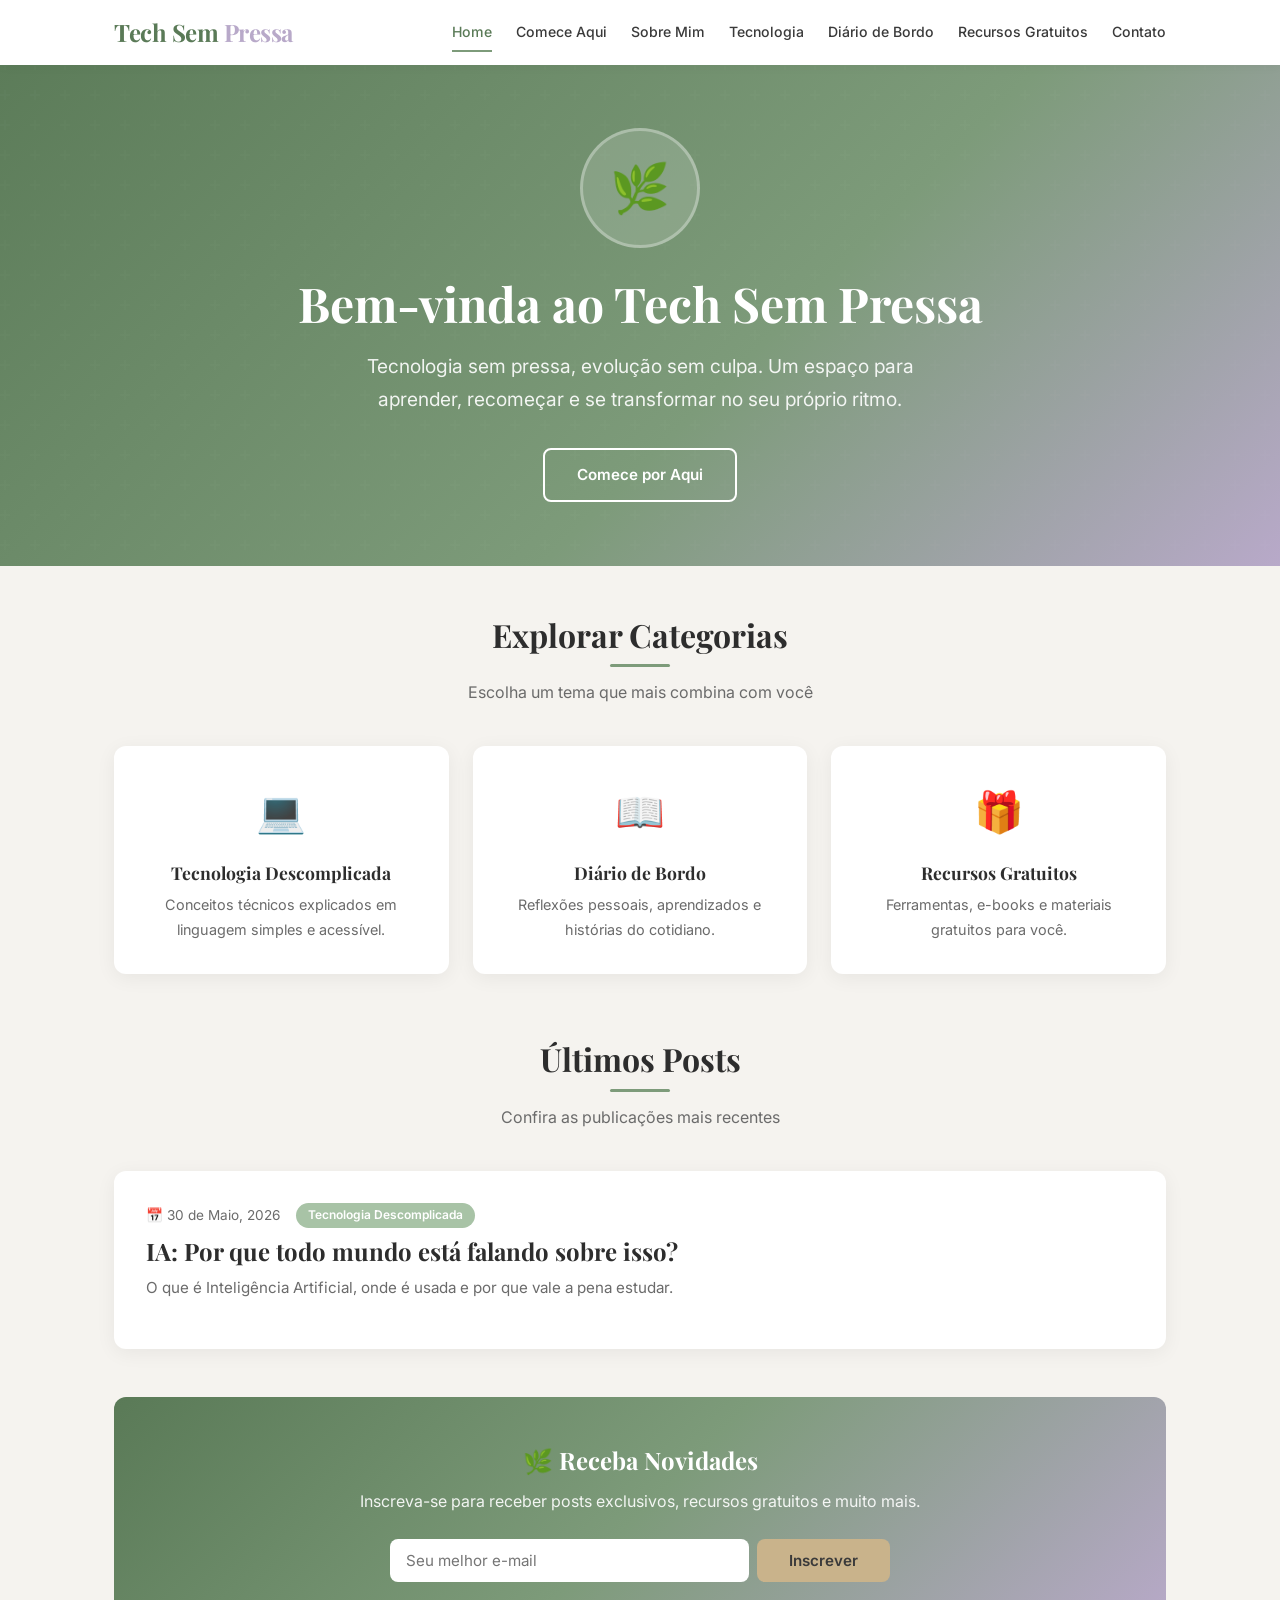
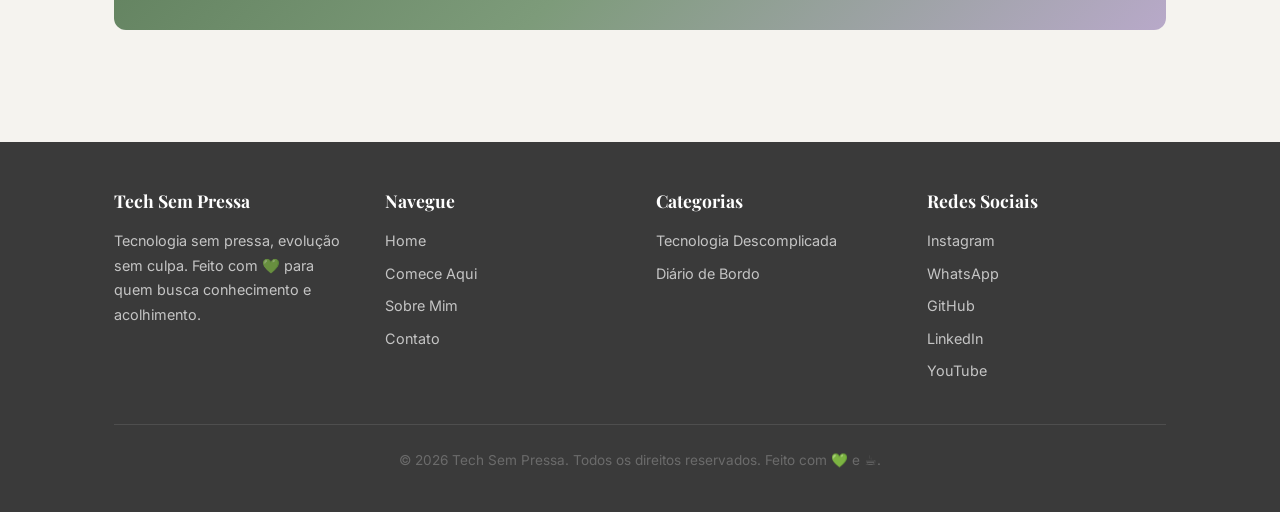
<file: index.html>
<!DOCTYPE html>
<html lang="pt-BR">
<head>
  <meta charset="UTF-8">
  <meta name="viewport" content="width=device-width, initial-scale=1.0">
  <meta name="description" content="Tech Sem Pressa - Tecnologia descomplicada, IA na prática, maternidade atípica e recomeços após os 40.">
  <title>Tech Sem Pressa | Home</title>

  <!-- Fonts -->
  <link rel="preconnect" href="https://fonts.googleapis.com">
  <link rel="preconnect" href="https://fonts.gstatic.com" crossorigin>
  <link href="https://fonts.googleapis.com/css2?family=Playfair+Display:wght@600;700;800&family=Inter:wght@400;500;600;700&display=swap" rel="stylesheet">

  <!-- CSS -->
  <link rel="stylesheet" href="assets/css/style.css">
</head>
<body>

  <!-- ===== HEADER ===== -->
  <header class="header">
    <div class="container">
      <a href="index.html" class="logo">Tech Sem <span>Pressa</span></a>

      <button class="menu-toggle" id="menuToggle" aria-label="Abrir menu">
        <span></span>
        <span></span>
        <span></span>
      </button>

      <nav class="nav-menu" id="navMenu">
        <a href="index.html" class="active">Home</a>
        <a href="pages/comece-aqui.html">Comece Aqui</a>
        <a href="pages/sobre-mim.html">Sobre Mim</a>
        <a href="pages/tecnologia-descomplicada.html">Tecnologia</a>
        <a href="pages/diario-de-bordo.html">Diário de Bordo</a>
        <a href="pages/recursos-gratuitos.html">Recursos Gratuitos</a>
        <a href="pages/contato.html">Contato</a>
      </nav>
    </div>
  </header>

  <!-- ===== HERO ===== -->
  <section class="hero">
    <div class="container">
      <div class="hero-avatar">🌿</div>
      <h1>Bem-vinda ao Tech Sem Pressa</h1>
      <p>Tecnologia sem pressa, evolução sem culpa. Um espaço para aprender, recomeçar e se transformar no seu próprio ritmo.</p>
      <a href="pages/comece-aqui.html" class="btn btn-secondary" style="color:#fff;border-color:#fff;">Comece por Aqui</a>
    </div>
  </section>

  <!-- ===== MAIN ===== -->
  <main class="main">
    <div class="container">

      <!-- Categorias -->
      <section class="section-title">
        <h2>Explorar Categorias</h2>
        <p>Escolha um tema que mais combina com você</p>
      </section>

      <div class="categories-home">
        <a href="pages/tecnologia-descomplicada.html" class="category-card" style="text-decoration:none;color:inherit;">
          <div class="cat-icon">💻</div>
          <h3>Tecnologia Descomplicada</h3>
          <p>Conceitos técnicos explicados em linguagem simples e acessível.</p>
        </a>

        <a href="pages/diario-de-bordo.html" class="category-card" style="text-decoration:none;color:inherit;">
          <div class="cat-icon">📖</div>
          <h3>Diário de Bordo</h3>
          <p>Reflexões pessoais, aprendizados e histórias do cotidiano.</p>
        </a>

        <a href="pages/recursos-gratuitos.html" class="category-card" style="text-decoration:none;color:inherit;">
          <div class="cat-icon">🎁</div>
          <h3>Recursos Gratuitos</h3>
          <p>Ferramentas, e-books e materiais gratuitos para você.</p>
        </a>
      </div>

      <!-- Últimos Posts -->
      <section style="margin-top: 4rem;">
        <div class="section-title">
          <h2>Últimos Posts</h2>
          <p>Confira as publicações mais recentes</p>
        </div>

        <div class="posts-list">
          <article class="post-item">
            <div class="post-meta">
              <span>📅 30 de Maio, 2026</span>
              <span class="post-category">Tecnologia Descomplicada</span>
            </div>
            <h3><a href="posts/ia-por-que-todo-mundo-esta-falando-sobre-isso.html">IA: Por que todo mundo está falando sobre isso?</a></h3>
            <p>O que é Inteligência Artificial, onde é usada e por que vale a pena estudar.</p>
          </article>
        </div>
      </section>

      <!-- Newsletter -->
      <section class="newsletter">
        <h3>🌿 Receba Novidades</h3>
        <p>Inscreva-se para receber posts exclusivos, recursos gratuitos e muito mais.</p>
        <form class="newsletter-form">
          <input type="email" placeholder="Seu melhor e-mail" required>
          <button type="submit" class="btn">Inscrever</button>
        </form>
      </section>

    </div>
  </main>

  <!-- ===== FOOTER ===== -->
  <footer class="footer">
    <div class="container">
      <div class="footer-grid">
        <div>
          <h4>Tech Sem Pressa</h4>
          <p style="color:rgba(255,255,255,0.7);font-size:0.9rem;">Tecnologia sem pressa, evolução sem culpa. Feito com 💚 para quem busca conhecimento e acolhimento.</p>
        </div>
        <div>
          <h4>Navegue</h4>
          <a href="index.html">Home</a>
          <a href="pages/comece-aqui.html">Comece Aqui</a>
          <a href="pages/sobre-mim.html">Sobre Mim</a>
          <a href="pages/contato.html">Contato</a>
        </div>
        <div>
          <h4>Categorias</h4>
          <a href="pages/tecnologia-descomplicada.html">Tecnologia Descomplicada</a>
          <a href="pages/diario-de-bordo.html">Diário de Bordo</a>
        </div>
        <div>
          <h4>Redes Sociais</h4>
          <a href="https://instagram.com/techsempressa" target="_blank" rel="noopener">Instagram</a>
          <a href="https://wa.me/5511958912619" target="_blank" rel="noopener">WhatsApp</a>
          <a href="https://github.com/resi-silva" target="_blank" rel="noopener">GitHub</a>
          <a href="#">LinkedIn</a>
          <a href="#">YouTube</a>
        </div>
      </div>
      <div class="footer-bottom">
        <p>&copy; 2026 Tech Sem Pressa. Todos os direitos reservados. Feito com 💚 e ☕.</p>
      </div>
    </div>
  </footer>

  <!-- JS -->
  <script src="assets/js/main.js"></script>
</body>
</html>
</file>
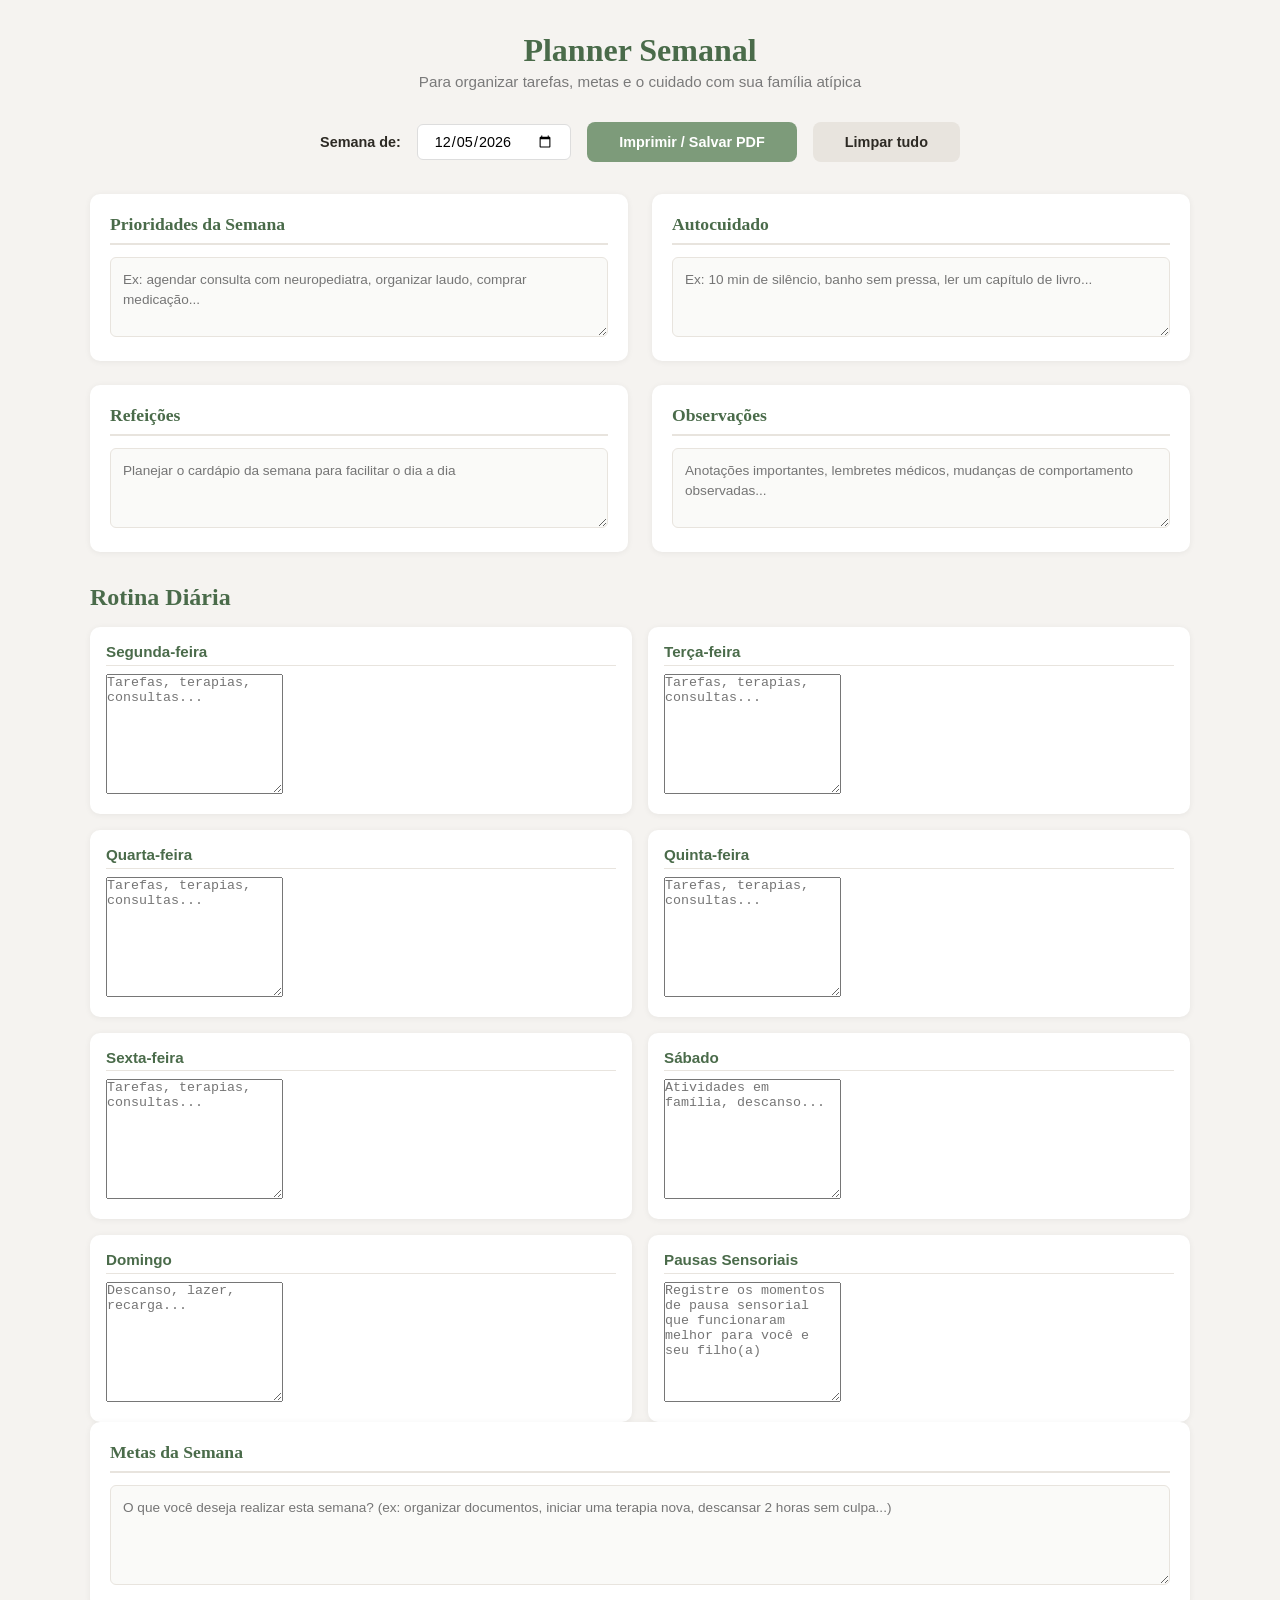
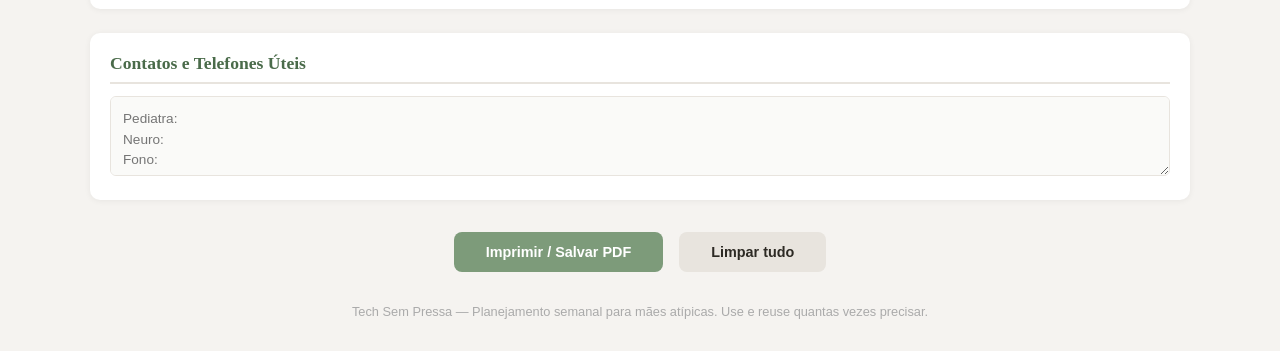
<file: assets/planner-semanal-autismo.html>
<!DOCTYPE html>
<html lang="pt-BR">
<head>
  <meta charset="UTF-8">
  <meta name="viewport" content="width=device-width, initial-scale=1.0">
  <title>Planner Semanal | Mães Atípicas</title>
  <style>
    * { margin: 0; padding: 0; box-sizing: border-box; }
    body {
      font-family: 'Inter', -apple-system, sans-serif;
      background: #f5f3f0;
      color: #2d2a24;
      padding: 2rem 1rem;
    }
    .container { max-width: 1100px; margin: 0 auto; }
    .header {
      text-align: center;
      margin-bottom: 2rem;
    }
    .header h1 {
      font-family: 'Playfair Display', serif;
      font-size: 2rem;
      color: #4a6b4a;
      margin-bottom: 0.25rem;
    }
    .header p { color: #7a7a7a; font-size: 0.95rem; }
    .week-input {
      display: flex;
      gap: 1rem;
      justify-content: center;
      align-items: center;
      margin-bottom: 2rem;
      flex-wrap: wrap;
    }
    .week-input label { font-weight: 600; font-size: 0.9rem; }
    .week-input input {
      padding: 0.5rem 1rem;
      border: 1px solid #ddd;
      border-radius: 6px;
      font-family: inherit;
      font-size: 0.9rem;
    }
    .grid {
      display: grid;
      grid-template-columns: 1fr;
      gap: 1.5rem;
    }
    @media (min-width: 768px) {
      .grid { grid-template-columns: 1fr 1fr; }
    }
    .card {
      background: #fff;
      border-radius: 10px;
      padding: 1.25rem;
      box-shadow: 0 1px 6px rgba(0,0,0,0.06);
      break-inside: avoid;
    }
    .card h2 {
      font-family: 'Playfair Display', serif;
      font-size: 1.1rem;
      color: #4a6b4a;
      margin-bottom: 0.75rem;
      padding-bottom: 0.5rem;
      border-bottom: 2px solid #e8e4de;
    }
    .card textarea {
      width: 100%;
      min-height: 80px;
      border: 1px solid #e8e4de;
      border-radius: 6px;
      padding: 0.75rem;
      font-family: 'Inter', sans-serif;
      font-size: 0.85rem;
      line-height: 1.5;
      resize: vertical;
      background: #fafaf8;
    }
    .card textarea:focus {
      outline: none;
      border-color: #7d9b7a;
      background: #fff;
    }
    .day-grid {
      display: grid;
      grid-template-columns: 1fr;
      gap: 1rem;
    }
    @media (min-width: 600px) {
      .day-grid { grid-template-columns: 1fr 1fr; }
    }
    .day-card {
      background: #fff;
      border-radius: 10px;
      padding: 1rem;
      box-shadow: 0 1px 6px rgba(0,0,0,0.06);
    }
    .day-card h3 {
      font-size: 0.95rem;
      color: #4a6b4a;
      margin-bottom: 0.5rem;
      padding-bottom: 0.3rem;
      border-bottom: 1px solid #e8e4de;
    }
    .day-card textarea {
      min-height: 120px;
    }
    .full-width { grid-column: 1 / -1; }
    .actions {
      display: flex;
      gap: 1rem;
      justify-content: center;
      margin-top: 2rem;
      flex-wrap: wrap;
    }
    .btn {
      padding: 0.75rem 2rem;
      border: none;
      border-radius: 8px;
      font-family: inherit;
      font-size: 0.9rem;
      font-weight: 600;
      cursor: pointer;
      transition: background 0.3s;
    }
    .btn-primary {
      background: #7d9b7a;
      color: #fff;
    }
    .btn-primary:hover { background: #4a6b4a; }
    .btn-secondary {
      background: #e8e4de;
      color: #2d2a24;
    }
    .btn-secondary:hover { background: #d6d0c8; }
    .footer-text {
      text-align: center;
      margin-top: 2rem;
      font-size: 0.8rem;
      color: #aaa;
    }
    @media print {
      body { background: #fff; padding: 0.5in; }
      .btn, .week-input, .no-print { display: none !important; }
      .card, .day-card { box-shadow: none; border: 1px solid #ddd; }
    }
  </style>
</head>
<body>
  <div class="container">
    <div class="header">
      <h1>Planner Semanal</h1>
      <p>Para organizar tarefas, metas e o cuidado com sua família atípica</p>
    </div>

    <div class="week-input no-print">
      <label for="semana">Semana de:</label>
      <input type="date" id="semana">
      <button class="btn btn-primary" onclick="window.print()">Imprimir / Salvar PDF</button>
      <button class="btn btn-secondary" onclick="limpar()">Limpar tudo</button>
    </div>

    <div class="grid">
      <div class="card">
        <h2>Prioridades da Semana</h2>
        <textarea placeholder="Ex: agendar consulta com neuropediatra, organizar laudo, comprar medicação..."></textarea>
      </div>
      <div class="card">
        <h2>Autocuidado</h2>
        <textarea placeholder="Ex: 10 min de silêncio, banho sem pressa, ler um capítulo de livro..."></textarea>
      </div>
      <div class="card">
        <h2>Refeições</h2>
        <textarea placeholder="Planejar o cardápio da semana para facilitar o dia a dia"></textarea>
      </div>
      <div class="card">
        <h2>Observações</h2>
        <textarea placeholder="Anotações importantes, lembretes médicos, mudanças de comportamento observadas..."></textarea>
      </div>
    </div>

    <h2 style="font-family:'Playfair Display',serif;color:#4a6b4a;margin:2rem 0 1rem;">Rotina Diária</h2>

    <div class="day-grid">
      <div class="day-card">
        <h3>Segunda-feira</h3>
        <textarea placeholder="Tarefas, terapias, consultas..."></textarea>
      </div>
      <div class="day-card">
        <h3>Terça-feira</h3>
        <textarea placeholder="Tarefas, terapias, consultas..."></textarea>
      </div>
      <div class="day-card">
        <h3>Quarta-feira</h3>
        <textarea placeholder="Tarefas, terapias, consultas..."></textarea>
      </div>
      <div class="day-card">
        <h3>Quinta-feira</h3>
        <textarea placeholder="Tarefas, terapias, consultas..."></textarea>
      </div>
      <div class="day-card">
        <h3>Sexta-feira</h3>
        <textarea placeholder="Tarefas, terapias, consultas..."></textarea>
      </div>
      <div class="day-card">
        <h3>Sábado</h3>
        <textarea placeholder="Atividades em família, descanso..."></textarea>
      </div>
      <div class="day-card">
        <h3>Domingo</h3>
        <textarea placeholder="Descanso, lazer, recarga..."></textarea>
      </div>
      <div class="day-card">
        <h3>Pausas Sensoriais</h3>
        <textarea placeholder="Registre os momentos de pausa sensorial que funcionaram melhor para você e seu filho(a)"></textarea>
      </div>
    </div>

    <div class="grid">
      <div class="card full-width">
        <h2>Metas da Semana</h2>
        <textarea placeholder="O que você deseja realizar esta semana? (ex: organizar documentos, iniciar uma terapia nova, descansar 2 horas sem culpa...)" style="min-height:100px;"></textarea>
      </div>
      <div class="card full-width">
        <h2>Contatos e Telefones Úteis</h2>
        <textarea placeholder="Pediatra: 
Neuro:
Fono:
TO:
Escola:
CRAS:
Plano de Saúde:"></textarea>
      </div>
    </div>

    <div class="actions no-print">
      <button class="btn btn-primary" onclick="window.print()">Imprimir / Salvar PDF</button>
      <button class="btn btn-secondary" onclick="limpar()">Limpar tudo</button>
    </div>

    <p class="footer-text">Tech Sem Pressa — Planejamento semanal para mães atípicas. Use e reuse quantas vezes precisar.</p>
  </div>

  <script>
    function limpar() {
      if (confirm('Tem certeza que deseja limpar todos os campos?')) {
        document.querySelectorAll('textarea').forEach(t => t.value = '');
      }
    }
    document.getElementById('semana').valueAsDate = new Date();
  </script>
</body>
</html>
</file>
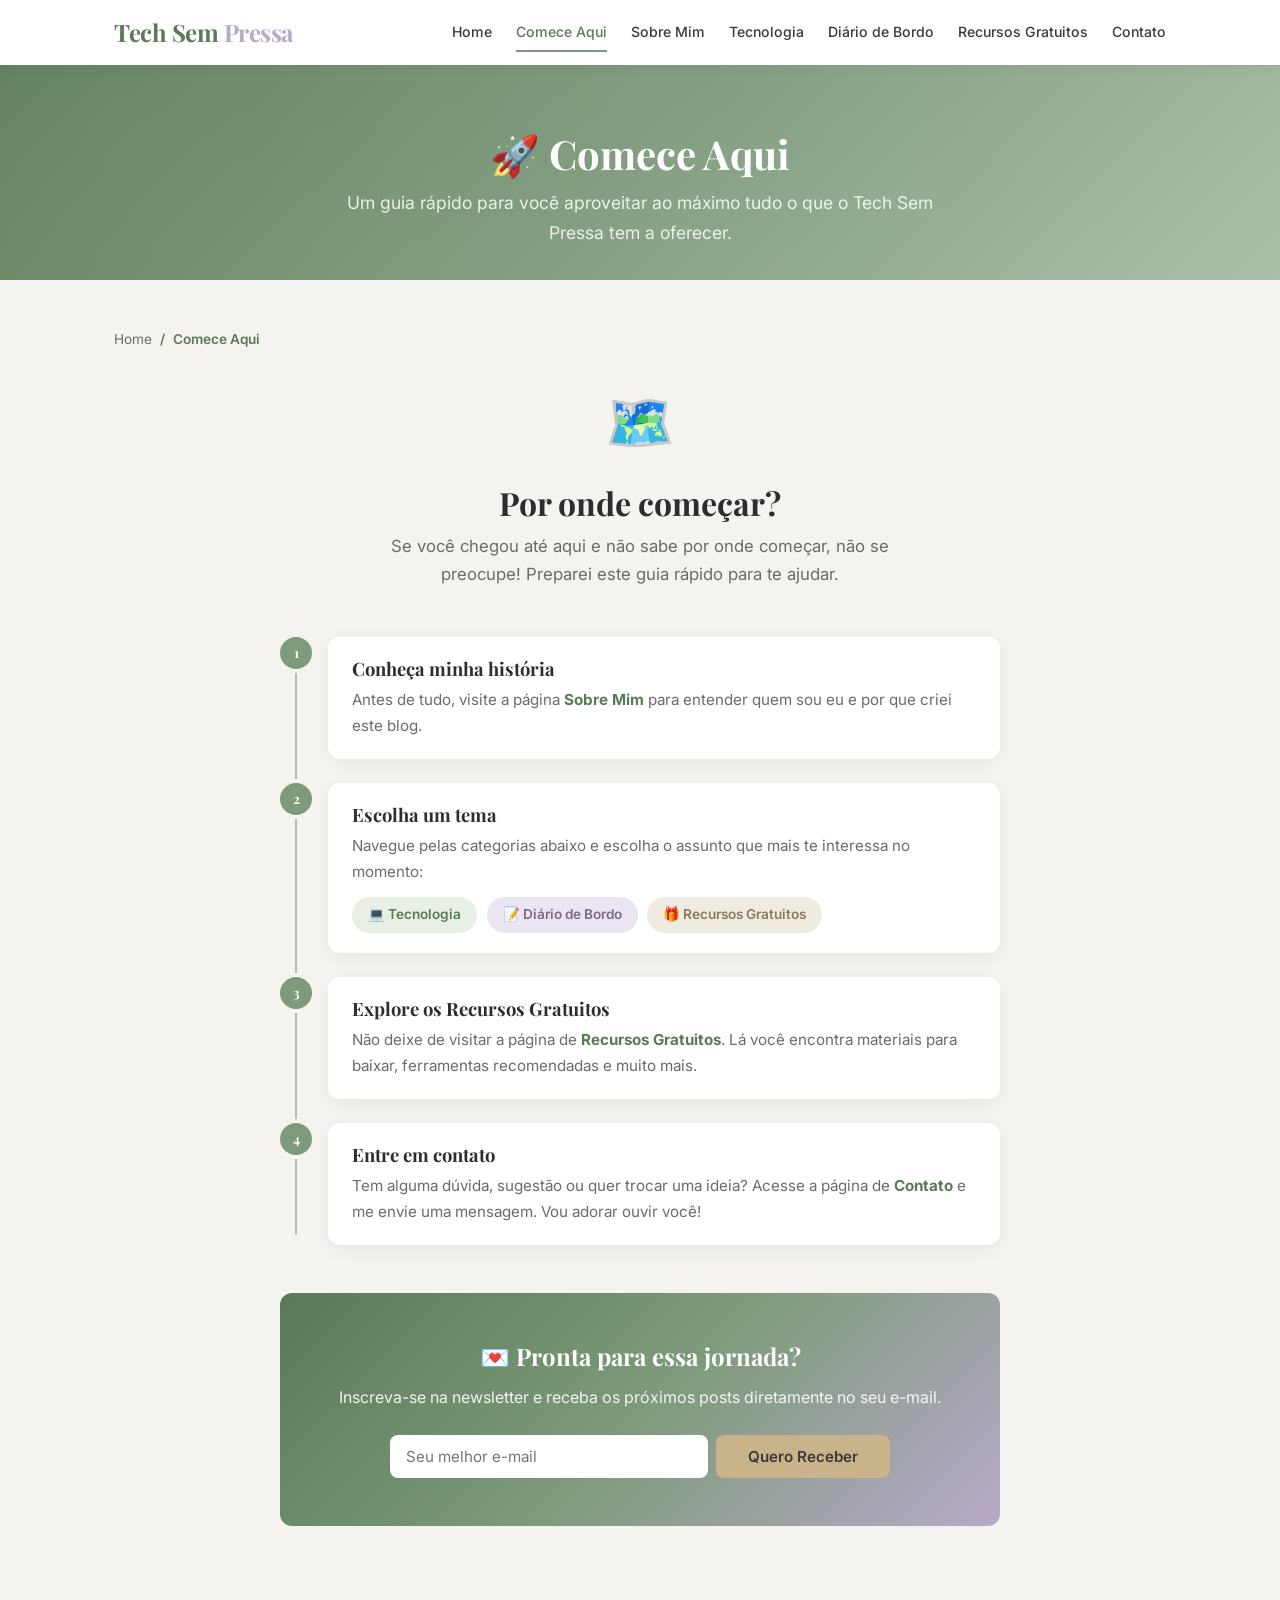
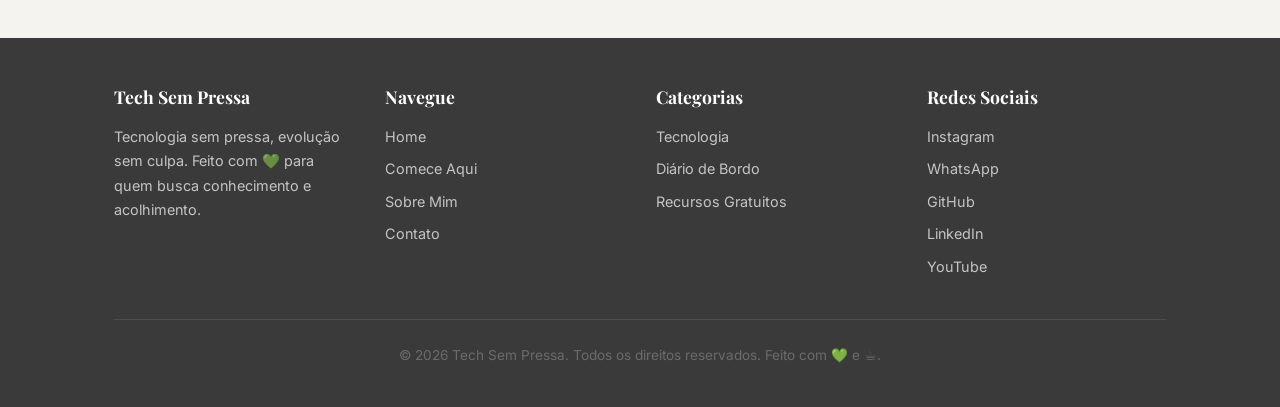
<file: pages/comece-aqui.html>
<!DOCTYPE html>
<html lang="pt-BR">
<head>
  <meta charset="UTF-8">
  <meta name="viewport" content="width=device-width, initial-scale=1.0">
  <meta name="description" content="Comece aqui - Guia de navegação do Tech Sem Pressa. Saiba por onde começar e aproveite ao máximo o conteúdo.">
  <title>Comece Aqui | Tech Sem Pressa</title>
  <link rel="preconnect" href="https://fonts.gstatic.com" crossorigin>
  <link href="https://fonts.googleapis.com/css2?family=Playfair+Display:wght@600;700;800&family=Inter:wght@400;500;600;700&display=swap" rel="stylesheet">
  <link rel="stylesheet" href="../assets/css/style.css">
</head>
<body>
  <header class="header">
    <div class="container">
      <a href="../index.html" class="logo">Tech Sem <span>Pressa</span></a>
      <button class="menu-toggle" id="menuToggle" aria-label="Abrir menu">
        <span></span><span></span><span></span>
      </button>
      <nav class="nav-menu" id="navMenu">
        <a href="../index.html">Home</a>
        <a href="comece-aqui.html" class="active">Comece Aqui</a>
        <a href="sobre-mim.html">Sobre Mim</a>
        <a href="tecnologia-descomplicada.html">Tecnologia</a>
        <a href="diario-de-bordo.html">Diário de Bordo</a>
        <a href="recursos-gratuitos.html">Recursos Gratuitos</a>
        <a href="contato.html">Contato</a>
      </nav>
    </div>
  </header>

  <section class="page-header">
    <div class="container">
      <h1>🚀 Comece Aqui</h1>
      <p>Um guia rápido para você aproveitar ao máximo tudo o que o Tech Sem Pressa tem a oferecer.</p>
    </div>
  </section>

  <main class="main">
    <div class="container">
      <nav class="breadcrumb">
        <a href="../index.html">Home</a>
        <span>/</span>
        <span>Comece Aqui</span>
      </nav>

      <div class="guia-wrapper">

        <div class="guia-intro">
          <div class="guia-intro-icon">🗺️</div>
          <h2>Por onde começar?</h2>
          <p>Se você chegou até aqui e não sabe por onde começar, não se preocupe! Preparei este guia rápido para te ajudar.</p>
        </div>

        <div class="guia-timeline">

          <div class="guia-item">
            <div class="guia-marker">
              <span>1</span>
            </div>
            <div class="guia-card">
              <h3>Conheça minha história</h3>
              <p>Antes de tudo, visite a página <a href="sobre-mim.html"><strong>Sobre Mim</strong></a> para entender quem sou eu e por que criei este blog.</p>
            </div>
          </div>

          <div class="guia-item">
            <div class="guia-marker">
              <span>2</span>
            </div>
            <div class="guia-card">
              <h3>Escolha um tema</h3>
              <p>Navegue pelas categorias abaixo e escolha o assunto que mais te interessa no momento:</p>
              <div class="guia-tags">
                <a href="tecnologia-descomplicada.html" class="guia-tag tag-tech">💻 Tecnologia</a>
                <a href="diario-de-bordo.html" class="guia-tag tag-diario">📝 Diário de Bordo</a>
                <a href="recursos-gratuitos.html" class="guia-tag tag-recursos">🎁 Recursos Gratuitos</a>
              </div>
            </div>
          </div>

          <div class="guia-item">
            <div class="guia-marker">
              <span>3</span>
            </div>
            <div class="guia-card">
              <h3>Explore os Recursos Gratuitos</h3>
              <p>Não deixe de visitar a página de <a href="recursos-gratuitos.html"><strong>Recursos Gratuitos</strong></a>. Lá você encontra materiais para baixar, ferramentas recomendadas e muito mais.</p>
            </div>
          </div>

          <div class="guia-item">
            <div class="guia-marker">
              <span>4</span>
            </div>
            <div class="guia-card">
              <h3>Entre em contato</h3>
              <p>Tem alguma dúvida, sugestão ou quer trocar uma ideia? Acesse a página de <a href="contato.html"><strong>Contato</strong></a> e me envie uma mensagem. Vou adorar ouvir você!</p>
            </div>
          </div>

        </div>

        <div class="newsletter">
          <h3>💌 Pronta para essa jornada?</h3>
          <p>Inscreva-se na newsletter e receba os próximos posts diretamente no seu e-mail.</p>
          <form class="newsletter-form">
            <input type="email" placeholder="Seu melhor e-mail" required>
            <button type="submit" class="btn">Quero Receber</button>
          </form>
        </div>

      </div>
    </div>
  </main>

  <footer class="footer">
    <div class="container">
      <div class="footer-grid">
        <div>
          <h4>Tech Sem Pressa</h4>
          <p style="color:rgba(255,255,255,0.7);font-size:0.9rem;">Tecnologia sem pressa, evolução sem culpa. Feito com 💚 para quem busca conhecimento e acolhimento.</p>
        </div>
        <div>
          <h4>Navegue</h4>
          <a href="../index.html">Home</a>
          <a href="comece-aqui.html">Comece Aqui</a>
          <a href="sobre-mim.html">Sobre Mim</a>
          <a href="contato.html">Contato</a>
        </div>
        <div>
          <h4>Categorias</h4>
          <a href="tecnologia-descomplicada.html">Tecnologia</a>
          <a href="diario-de-bordo.html">Diário de Bordo</a>
          <a href="recursos-gratuitos.html">Recursos Gratuitos</a>
        </div>
        <div>
          <h4>Redes Sociais</h4>
          <a href="https://instagram.com/techsempressa" target="_blank" rel="noopener">Instagram</a>
          <a href="https://wa.me/5511958912619" target="_blank" rel="noopener">WhatsApp</a>
          <a href="https://github.com/resi-silva" target="_blank" rel="noopener">GitHub</a>
          <a href="#">LinkedIn</a>
          <a href="#">YouTube</a>
        </div>
      </div>
      <div class="footer-bottom">
        <p>&copy; 2026 Tech Sem Pressa. Todos os direitos reservados. Feito com 💚 e ☕.</p>
      </div>
    </div>
  </footer>

  <script src="../assets/js/main.js"></script>
</body>
</html>
</file>
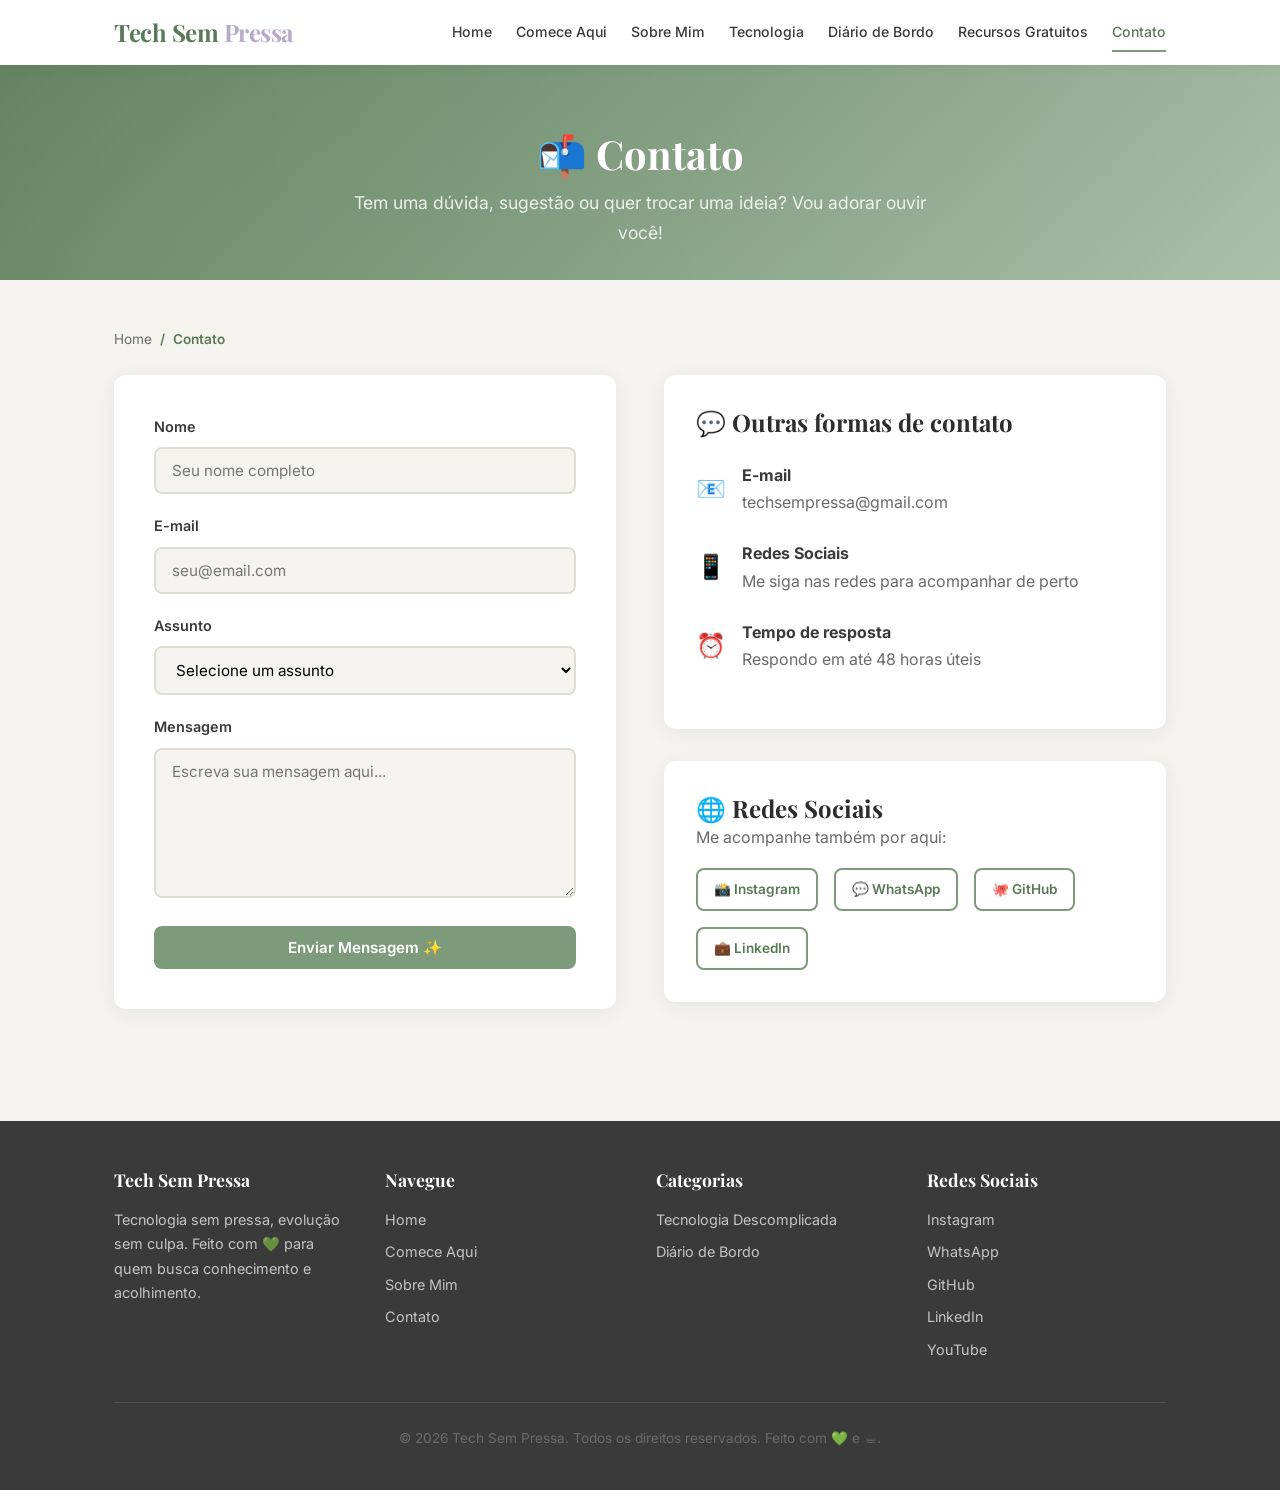
<file: pages/contato.html>
<!DOCTYPE html>
<html lang="pt-BR">
<head>
  <meta charset="UTF-8">
  <meta name="viewport" content="width=device-width, initial-scale=1.0">
  <meta name="description" content="Entre em contato com a Lu - Tech Sem Pressa. Envie sua mensagem, dúvida ou sugestão.">
  <title>Contato | Tech Sem Pressa</title>
  <link rel="preconnect" href="https://fonts.gstatic.com" crossorigin>
  <link href="https://fonts.googleapis.com/css2?family=Playfair+Display:wght@600;700;800&family=Inter:wght@400;500;600;700&display=swap" rel="stylesheet">
  <link rel="stylesheet" href="../assets/css/style.css">
</head>
<body>
  <header class="header">
    <div class="container">
      <a href="../index.html" class="logo">Tech Sem <span>Pressa</span></a>
      <button class="menu-toggle" id="menuToggle" aria-label="Abrir menu">
        <span></span><span></span><span></span>
      </button>
      <nav class="nav-menu" id="navMenu">
        <a href="../index.html">Home</a>
        <a href="comece-aqui.html">Comece Aqui</a>
        <a href="sobre-mim.html">Sobre Mim</a>
        <a href="tecnologia-descomplicada.html">Tecnologia</a>
        <a href="diario-de-bordo.html">Diário de Bordo</a>
        <a href="recursos-gratuitos.html">Recursos Gratuitos</a>
        <a href="contato.html" class="active">Contato</a>
      </nav>
    </div>
  </header>

  <section class="page-header">
    <div class="container">
      <h1>📬 Contato</h1>
      <p>Tem uma dúvida, sugestão ou quer trocar uma ideia? Vou adorar ouvir você!</p>
    </div>
  </section>

  <main class="main">
    <div class="container">
      <nav class="breadcrumb">
        <a href="../index.html">Home</a>
        <span>/</span>
        <span>Contato</span>
      </nav>

      <div style="display:grid;grid-template-columns:1fr 1fr;gap:3rem;align-items:start;">

        <!-- Formulário -->
        <div>
          <form class="contact-form" style="margin:0;">
            <div class="form-group">
              <label for="nome">Nome</label>
              <input type="text" id="nome" name="nome" placeholder="Seu nome completo" required>
            </div>

            <div class="form-group">
              <label for="email">E-mail</label>
              <input type="email" id="email" name="email" placeholder="seu@email.com" required>
            </div>

            <div class="form-group">
              <label for="assunto">Assunto</label>
              <select id="assunto" name="assunto">
                <option value="">Selecione um assunto</option>
                <option value="duvida">Dúvida</option>
                <option value="sugestao">Sugestão</option>
                <option value="parceria">Parceria</option>
                <option value="depoimento">Depoimento</option>
                <option value="outro">Outro</option>
              </select>
            </div>

            <div class="form-group">
              <label for="mensagem">Mensagem</label>
              <textarea id="mensagem" name="mensagem" placeholder="Escreva sua mensagem aqui..." required></textarea>
            </div>

            <button type="submit" class="btn btn-primary" style="width:100%;">Enviar Mensagem ✨</button>
          </form>
        </div>

        <!-- Informações de contato -->
        <div>
          <div style="background:var(--color-bg-alt);padding:2rem;border-radius:var(--radius);box-shadow:var(--shadow);margin-bottom:2rem;">
            <h3>💬 Outras formas de contato</h3>

            <div style="display:flex;align-items:center;gap:1rem;margin:1.5rem 0;">
              <span style="font-size:1.5rem;">📧</span>
              <div>
                <strong>E-mail</strong>
                <p style="margin:0;">techsempressa@gmail.com</p>
              </div>
            </div>

            <div style="display:flex;align-items:center;gap:1rem;margin:1.5rem 0;">
              <span style="font-size:1.5rem;">📱</span>
              <div>
                <strong>Redes Sociais</strong>
                <p style="margin:0;">Me siga nas redes para acompanhar de perto</p>
              </div>
            </div>

            <div style="display:flex;align-items:center;gap:1rem;margin:1.5rem 0;">
              <span style="font-size:1.5rem;">⏰</span>
              <div>
                <strong>Tempo de resposta</strong>
                <p style="margin:0;">Respondo em até 48 horas úteis</p>
              </div>
            </div>
          </div>

          <div style="background:var(--color-bg-alt);padding:2rem;border-radius:var(--radius);box-shadow:var(--shadow);">
            <h3>🌐 Redes Sociais</h3>
            <p>Me acompanhe também por aqui:</p>
            <div style="display:flex;gap:1rem;margin-top:1rem;flex-wrap:wrap;">
              <a href="https://instagram.com/techsempressa" target="_blank" class="btn btn-secondary" style="font-size:0.85rem;padding:0.5rem 1rem;">📸 Instagram</a>
              <a href="https://wa.me/5511958912619" target="_blank" class="btn btn-secondary" style="font-size:0.85rem;padding:0.5rem 1rem;">💬 WhatsApp</a>
              <a href="https://github.com/resi-silva" target="_blank" class="btn btn-secondary" style="font-size:0.85rem;padding:0.5rem 1rem;">🐙 GitHub</a>
              <a href="#" class="btn btn-secondary" style="font-size:0.85rem;padding:0.5rem 1rem;">💼 LinkedIn</a>
            </div>
          </div>
        </div>

      </div>
    </div>
  </main>

  <footer class="footer">
    <div class="container">
      <div class="footer-grid">
        <div>
          <h4>Tech Sem Pressa</h4>
          <p style="color:rgba(255,255,255,0.7);font-size:0.9rem;">Tecnologia sem pressa, evolução sem culpa. Feito com 💚 para quem busca conhecimento e acolhimento.</p>
        </div>
        <div>
          <h4>Navegue</h4>
          <a href="../index.html">Home</a>
          <a href="comece-aqui.html">Comece Aqui</a>
          <a href="sobre-mim.html">Sobre Mim</a>
          <a href="contato.html">Contato</a>
        </div>
        <div>
          <h4>Categorias</h4>
          <a href="tecnologia-descomplicada.html">Tecnologia Descomplicada</a>
          <a href="diario-de-bordo.html">Diário de Bordo</a>
        </div>
        <div>
          <h4>Redes Sociais</h4>
          <a href="https://instagram.com/techsempressa" target="_blank" rel="noopener">Instagram</a>
          <a href="https://wa.me/5511958912619" target="_blank" rel="noopener">WhatsApp</a>
          <a href="https://github.com/resi-silva" target="_blank" rel="noopener">GitHub</a>
          <a href="#">LinkedIn</a>
          <a href="#">YouTube</a>
        </div>
      </div>
      <div class="footer-bottom">
        <p>&copy; 2026 Tech Sem Pressa. Todos os direitos reservados. Feito com 💚 e ☕.</p>
      </div>
    </div>
  </footer>

  <script src="../assets/js/main.js"></script>
</body>
</html>
</file>
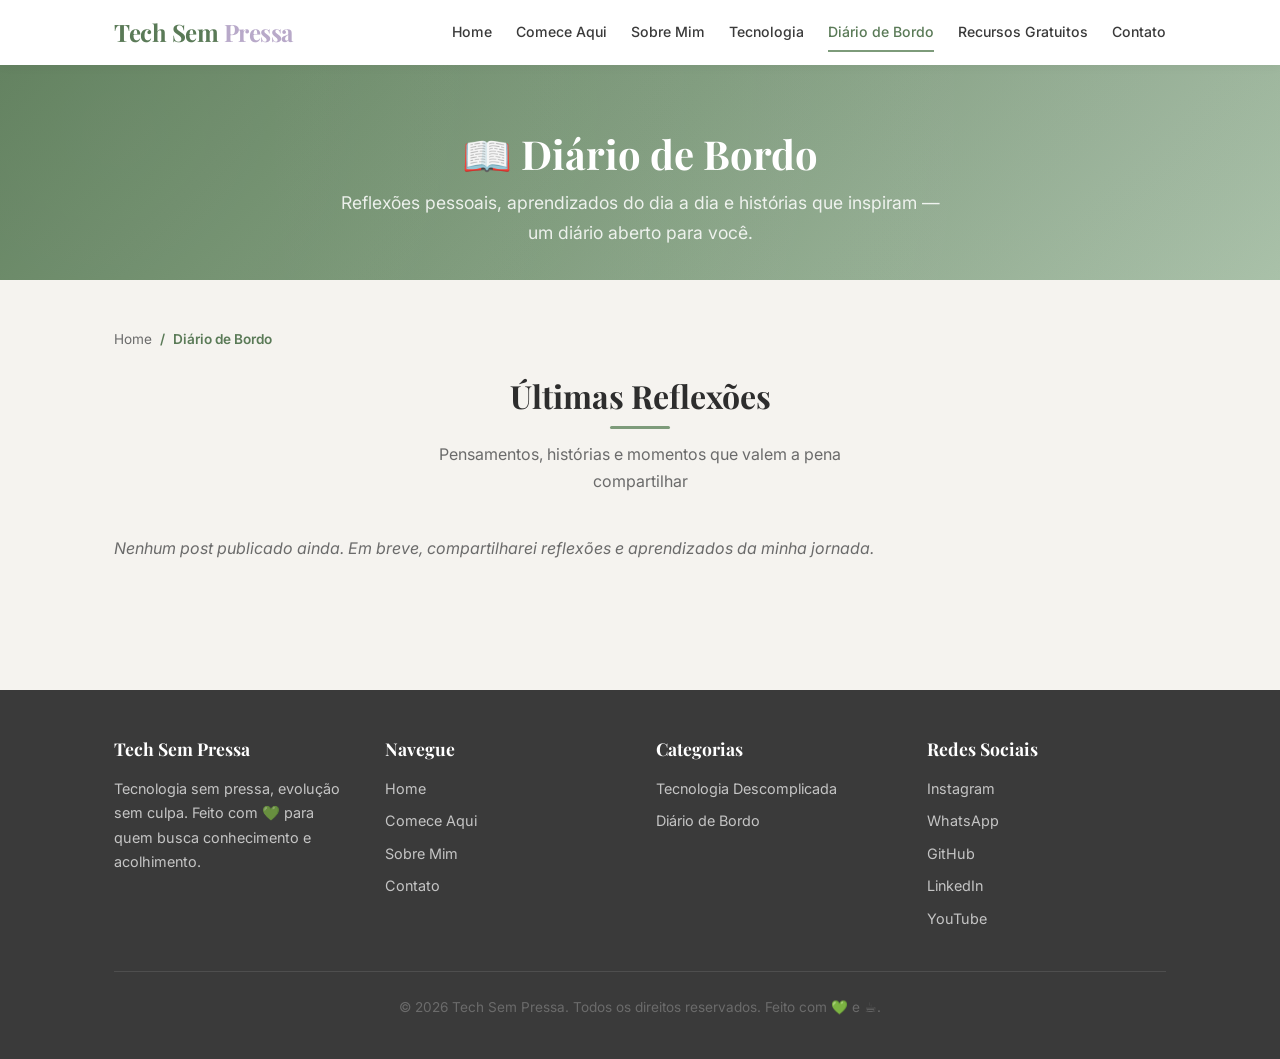
<file: pages/diario-de-bordo.html>
<!DOCTYPE html>
<html lang="pt-BR">
<head>
  <meta charset="UTF-8">
  <meta name="viewport" content="width=device-width, initial-scale=1.0">
  <meta name="description" content="Diário de Bordo - Reflexões pessoais, aprendizados e histórias do cotidiano.">
  <title>Diário de Bordo | Tech Sem Pressa</title>
  <link rel="preconnect" href="https://fonts.gstatic.com" crossorigin>
  <link href="https://fonts.googleapis.com/css2?family=Playfair+Display:wght@600;700;800&family=Inter:wght@400;500;600;700&display=swap" rel="stylesheet">
  <link rel="stylesheet" href="../assets/css/style.css">
</head>
<body>
  <header class="header">
    <div class="container">
      <a href="../index.html" class="logo">Tech Sem <span>Pressa</span></a>
      <button class="menu-toggle" id="menuToggle" aria-label="Abrir menu">
        <span></span><span></span><span></span>
      </button>
      <nav class="nav-menu" id="navMenu">
        <a href="../index.html">Home</a>
        <a href="comece-aqui.html">Comece Aqui</a>
        <a href="sobre-mim.html">Sobre Mim</a>
        <a href="tecnologia-descomplicada.html">Tecnologia</a>
        <a href="diario-de-bordo.html" class="active">Diário de Bordo</a>
        <a href="recursos-gratuitos.html">Recursos Gratuitos</a>
        <a href="contato.html">Contato</a>
      </nav>
    </div>
  </header>

  <section class="page-header">
    <div class="container">
      <h1>📖 Diário de Bordo</h1>
      <p>Reflexões pessoais, aprendizados do dia a dia e histórias que inspiram — um diário aberto para você.</p>
    </div>
  </section>

  <main class="main">
    <div class="container">
      <nav class="breadcrumb">
        <a href="../index.html">Home</a>
        <span>/</span>
        <span>Diário de Bordo</span>
      </nav>

      <section>
        <div class="section-title">
          <h2>Últimas Reflexões</h2>
          <p>Pensamentos, histórias e momentos que valem a pena compartilhar</p>
        </div>

        <div class="posts-list">
          <p style="color:var(--color-text-light);font-style:italic;">Nenhum post publicado ainda. Em breve, compartilharei reflexões e aprendizados da minha jornada.</p>
        </div>
      </section>
    </div>
  </main>

  <footer class="footer">
    <div class="container">
      <div class="footer-grid">
        <div>
          <h4>Tech Sem Pressa</h4>
          <p style="color:rgba(255,255,255,0.7);font-size:0.9rem;">Tecnologia sem pressa, evolução sem culpa. Feito com 💚 para quem busca conhecimento e acolhimento.</p>
        </div>
        <div>
          <h4>Navegue</h4>
          <a href="../index.html">Home</a>
          <a href="comece-aqui.html">Comece Aqui</a>
          <a href="sobre-mim.html">Sobre Mim</a>
          <a href="contato.html">Contato</a>
        </div>
        <div>
          <h4>Categorias</h4>
          <a href="tecnologia-descomplicada.html">Tecnologia Descomplicada</a>
          <a href="diario-de-bordo.html">Diário de Bordo</a>
        </div>
        <div>
          <h4>Redes Sociais</h4>
          <a href="https://instagram.com/techsempressa" target="_blank" rel="noopener">Instagram</a>
          <a href="https://wa.me/5511958912619" target="_blank" rel="noopener">WhatsApp</a>
          <a href="https://github.com/resi-silva" target="_blank" rel="noopener">GitHub</a>
          <a href="#">LinkedIn</a>
          <a href="#">YouTube</a>
        </div>
      </div>
      <div class="footer-bottom">
        <p>&copy; 2026 Tech Sem Pressa. Todos os direitos reservados. Feito com 💚 e ☕.</p>
      </div>
    </div>
  </footer>

  <script src="../assets/js/main.js"></script>
</body>
</html>
</file>
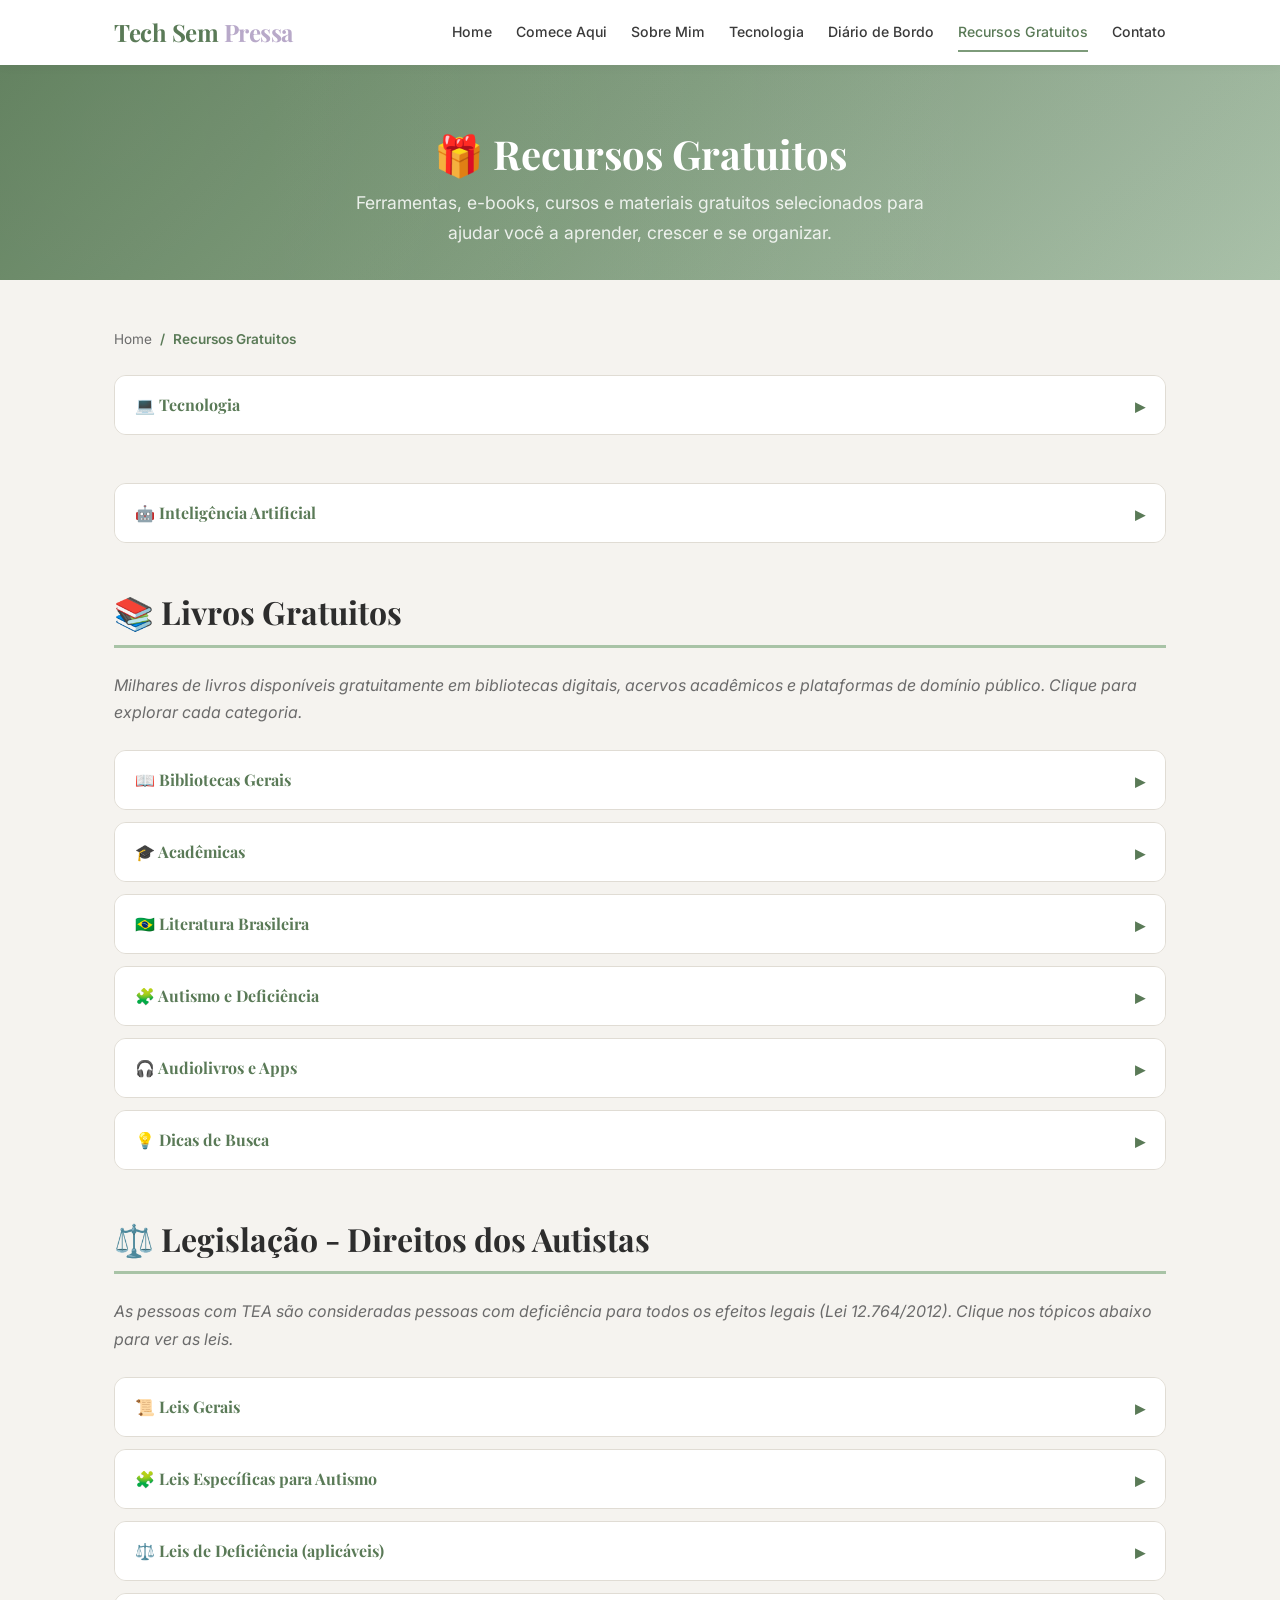
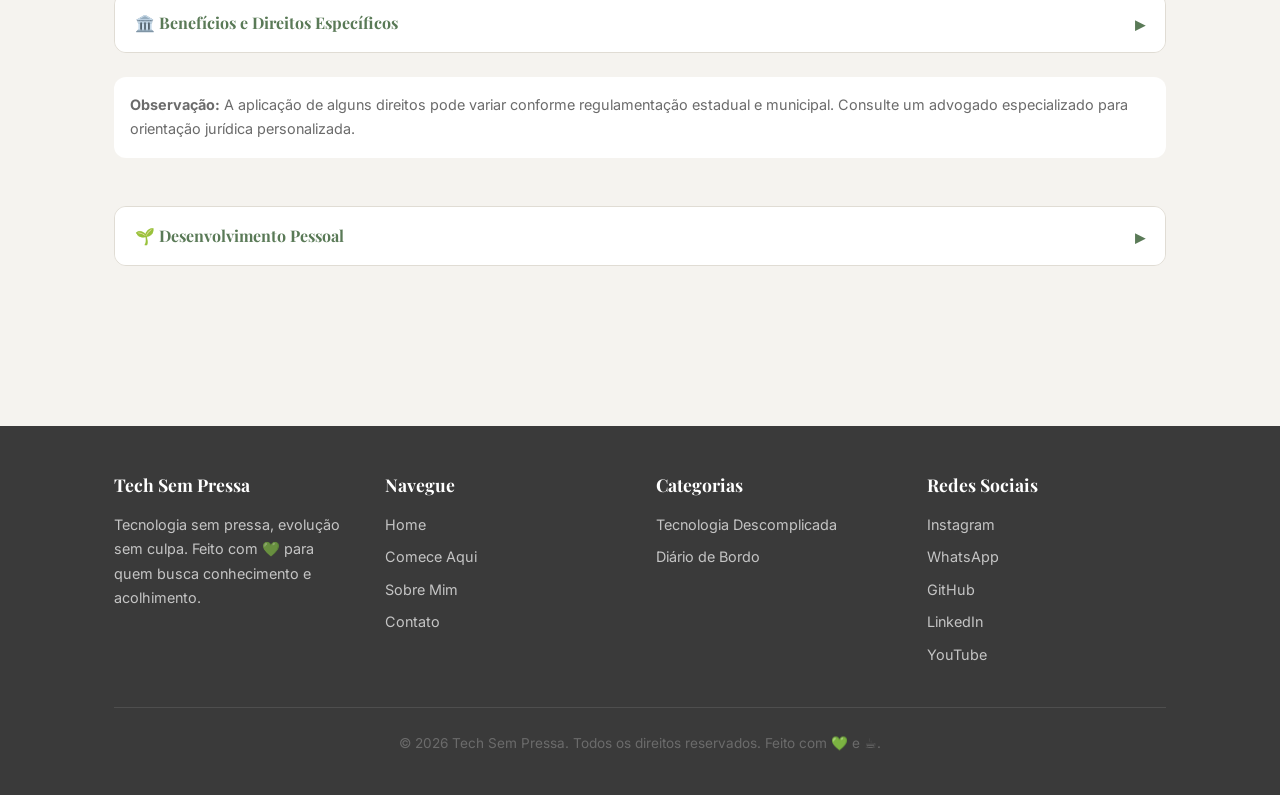
<file: pages/recursos-gratuitos.html>
<!DOCTYPE html>
<html lang="pt-BR">
<head>
  <meta charset="UTF-8">
  <meta name="viewport" content="width=device-width, initial-scale=1.0">
  <meta name="description" content="Recursos Gratuitos - Ferramentas, e-books, cursos e materiais gratuitos para tecnologia, IA, maternidade e desenvolvimento pessoal.">
  <title>Recursos Gratuitos | Tech Sem Pressa</title>
  <link rel="preconnect" href="https://fonts.gstatic.com" crossorigin>
  <link href="https://fonts.googleapis.com/css2?family=Playfair+Display:wght@600;700;800&family=Inter:wght@400;500;600;700&display=swap" rel="stylesheet">
  <link rel="stylesheet" href="../assets/css/style.css">
</head>
<body>
  <header class="header">
    <div class="container">
      <a href="../index.html" class="logo">Tech Sem <span>Pressa</span></a>
      <button class="menu-toggle" id="menuToggle" aria-label="Abrir menu">
        <span></span><span></span><span></span>
      </button>
      <nav class="nav-menu" id="navMenu">
        <a href="../index.html">Home</a>
        <a href="comece-aqui.html">Comece Aqui</a>
        <a href="sobre-mim.html">Sobre Mim</a>
        <a href="tecnologia-descomplicada.html">Tecnologia</a>
        <a href="diario-de-bordo.html">Diário de Bordo</a>
        <a href="recursos-gratuitos.html" class="active">Recursos Gratuitos</a>
        <a href="contato.html">Contato</a>
      </nav>
    </div>
  </header>

  <section class="page-header">
    <div class="container">
      <h1>🎁 Recursos Gratuitos</h1>
      <p>Ferramentas, e-books, cursos e materiais gratuitos selecionados para ajudar você a aprender, crescer e se organizar.</p>
    </div>
  </section>

  <main class="main">
    <div class="container">
      <nav class="breadcrumb">
        <a href="../index.html">Home</a>
        <span>/</span>
        <span>Recursos Gratuitos</span>
      </nav>

      <!-- Categoria: Tecnologia -->
      <section class="resource-category">
        <div class="accordion-group">
          <button class="accordion-header">
            <span>💻 Tecnologia</span>
            <span class="accordion-icon">▸</span>
          </button>
          <div class="accordion-body">
            <div class="accordion-inner">
              <div class="resource-item">
                <div class="resource-icon">🌐</div>
                <div class="resource-info">
                  <h4>freeCodeCamp</h4>
                  <p>Plataforma gratuita com cursos interativos de programação, desde o básico até avançado.</p>
                </div>
                <a href="https://www.freecodecamp.org/" target="_blank" class="btn btn-secondary resource-link">Acessar</a>
              </div>
              <div class="resource-item">
                <div class="resource-icon">📘</div>
                <div class="resource-info">
                  <h4>MDN Web Docs</h4>
                  <p>Documentação completa e gratuita sobre HTML, CSS e JavaScript — referência essencial.</p>
                </div>
                <a href="https://developer.mozilla.org/pt-BR/" target="_blank" class="btn btn-secondary resource-link">Acessar</a>
              </div>
              <div class="resource-item">
                <div class="resource-icon">📚</div>
                <div class="resource-info">
                  <h4>Curso em Vídeo (Guanabara)</h4>
                  <p>Cursos gratuitos de tecnologia com o professor Gustavo Guanabara, do básico ao avançado.</p>
                </div>
                <a href="https://www.cursoemvideo.com/" target="_blank" class="btn btn-secondary resource-link">Acessar</a>
              </div>
            </div>
          </div>
        </div>
      </section>

      <!-- Categoria: IA -->
      <section class="resource-category">
        <div class="accordion-group">
          <button class="accordion-header">
            <span>🤖 Inteligência Artificial</span>
            <span class="accordion-icon">▸</span>
          </button>
          <div class="accordion-body">
            <div class="accordion-inner">
              <div class="resource-item">
                <div class="resource-icon">💬</div>
                <div class="resource-info">
                  <h4>ChatGPT (versão gratuita)</h4>
                  <p>Assistente de IA da OpenAI para criar textos, responder perguntas, programar e muito mais.</p>
                </div>
                <a href="https://chat.openai.com/" target="_blank" class="btn btn-secondary resource-link">Acessar</a>
              </div>
              <div class="resource-item">
                <div class="resource-icon">🎨</div>
                <div class="resource-info">
                  <h4>Canva (IA integrada)</h4>
                  <p>Ferramenta de design com recursos de IA gratuitos para criar apresentações, posts e artes.</p>
                </div>
                <a href="https://www.canva.com/" target="_blank" class="btn btn-secondary resource-link">Acessar</a>
              </div>
              <div class="resource-item">
                <div class="resource-icon">📝</div>
                <div class="resource-info">
                  <h4>Gamma.app</h4>
                  <p>Crie apresentações incríveis com IA em segundos. Versão gratuita disponível.</p>
                </div>
                <a href="https://gamma.app/" target="_blank" class="btn btn-secondary resource-link">Acessar</a>
              </div>
            </div>
          </div>
        </div>
      </section>

      <!-- Categoria: Livros Gratuitos -->
      <section class="resource-category">
        <h2>📚 Livros Gratuitos</h2>
        <p style="margin-bottom:1.5rem;color:var(--color-text-light);font-style:italic;">Milhares de livros disponíveis gratuitamente em bibliotecas digitais, acervos acadêmicos e plataformas de domínio público. Clique para explorar cada categoria.</p>

        <div class="accordion-group">
          <button class="accordion-header">
            <span>📖 Bibliotecas Gerais</span>
            <span class="accordion-icon">▸</span>
          </button>
          <div class="accordion-body">
            <div class="accordion-inner">
              <div class="resource-item">
                <div class="resource-icon">🏛️</div>
                <div class="resource-info">
                  <h4>Domínio Público (Governo Federal)</h4>
                  <p>+170 mil obras em português: Machado de Assis, José de Alencar, Castro Alves, Camões e muito mais.</p>
                </div>
                <a href="http://www.dominiopublico.gov.br" target="_blank" class="btn btn-secondary resource-link">Acessar</a>
              </div>
              <div class="resource-item">
                <div class="resource-icon">🏛️</div>
                <div class="resource-info">
                  <h4>Biblioteca Nacional Digital</h4>
                  <p>Acervo histórico da Biblioteca Nacional do Brasil — livros, mapas, fotos e periódicos raros.</p>
                </div>
                <a href="https://bndigital.bn.gov.br" target="_blank" class="btn btn-secondary resource-link">Acessar</a>
              </div>
              <div class="resource-item">
                <div class="resource-icon">🌐</div>
                <div class="resource-info">
                  <h4>Open Library (Internet Archive)</h4>
                  <p>Milhões de livros em vários idiomas. Requer cadastro gratuito para empréstimo digital.</p>
                </div>
                <a href="https://openlibrary.org" target="_blank" class="btn btn-secondary resource-link">Acessar</a>
              </div>
              <div class="resource-item">
                <div class="resource-icon">🌐</div>
                <div class="resource-info">
                  <h4>Internet Archive</h4>
                  <p>+30 milhões de textos, livros, áudios e filmes — o maior acervo gratuito do mundo.</p>
                </div>
                <a href="https://archive.org" target="_blank" class="btn btn-secondary resource-link">Acessar</a>
              </div>
              <div class="resource-item">
                <div class="resource-icon">📗</div>
                <div class="resource-info">
                  <h4>Google Books</h4>
                  <p>Milhares de livros em domínio público para download gratuito em PDF.</p>
                </div>
                <a href="https://books.google.com" target="_blank" class="btn btn-secondary resource-link">Acessar</a>
              </div>
              <div class="resource-item">
                <div class="resource-icon">📘</div>
                <div class="resource-info">
                  <h4>Project Gutenberg</h4>
                  <p>+70.000 eBooks gratuitos em domínio público (inglês, português, espanhol etc.).</p>
                </div>
                <a href="https://www.gutenberg.org" target="_blank" class="btn btn-secondary resource-link">Acessar</a>
              </div>
              <div class="resource-item">
                <div class="resource-icon">📘</div>
                <div class="resource-info">
                  <h4>ManyBooks</h4>
                  <p>+50.000 eBooks gratuitos, vários gêneros e idiomas.</p>
                </div>
                <a href="https://manybooks.net" target="_blank" class="btn btn-secondary resource-link">Acessar</a>
              </div>
              <div class="resource-item">
                <div class="resource-icon">📘</div>
                <div class="resource-info">
                  <h4>Standard Ebooks</h4>
                  <p>Clássicos em domínio público com edição cuidada, formato ePub.</p>
                </div>
                <a href="https://standardebooks.org" target="_blank" class="btn btn-secondary resource-link">Acessar</a>
              </div>
              <div class="resource-item">
                <div class="resource-icon">📖</div>
                <div class="resource-info">
                  <h4>Biblioteca Digital Camões</h4>
                  <p>Literatura lusófona, ciência, história e filosofia.</p>
                </div>
                <a href="https://biblioteca-digital.camoes.pt" target="_blank" class="btn btn-secondary resource-link">Acessar</a>
              </div>
              <div class="resource-item">
                <div class="resource-icon">📖</div>
                <div class="resource-info">
                  <h4>Wikilivros</h4>
                  <p>Livros didáticos e técnicos colaborativos com licença Creative Commons.</p>
                </div>
                <a href="https://pt.wikibooks.org" target="_blank" class="btn btn-secondary resource-link">Acessar</a>
              </div>
              <div class="resource-item">
                <div class="resource-icon">📖</div>
                <div class="resource-info">
                  <h4>Wikisource</h4>
                  <p>Textos originais em domínio público (leis, obras literárias, documentos históricos).</p>
                </div>
                <a href="https://pt.wikisource.org" target="_blank" class="btn btn-secondary resource-link">Acessar</a>
              </div>
            </div>
          </div>
        </div>

        <div class="accordion-group">
          <button class="accordion-header">
            <span>🎓 Acadêmicas</span>
            <span class="accordion-icon">▸</span>
          </button>
          <div class="accordion-body">
            <div class="accordion-inner">
              <div class="resource-item">
                <div class="resource-icon">🎓</div>
                <div class="resource-info">
                  <h4>SciELO Livros</h4>
                  <p>Livros acadêmicos brasileiros com licença Creative Commons.</p>
                </div>
                <a href="https://books.scielo.org" target="_blank" class="btn btn-secondary resource-link">Acessar</a>
              </div>
              <div class="resource-item">
                <div class="resource-icon">🎓</div>
                <div class="resource-info">
                  <h4>Portal de Livros Abertos da USP</h4>
                  <p>E-books acadêmicos produzidos por pesquisadores da USP.</p>
                </div>
                <a href="https://livrosabertos.sibi.usp.br" target="_blank" class="btn btn-secondary resource-link">Acessar</a>
              </div>
              <div class="resource-item">
                <div class="resource-icon">🎓</div>
                <div class="resource-info">
                  <h4>UNESP Aberta</h4>
                  <p>Livros e materiais didáticos gratuitos da UNESP.</p>
                </div>
                <a href="https://unesp.br/unespaberta" target="_blank" class="btn btn-secondary resource-link">Acessar</a>
              </div>
              <div class="resource-item">
                <div class="resource-icon">🏥</div>
                <div class="resource-info">
                  <h4>Editora FIOCRUZ</h4>
                  <p>Livros sobre saúde pública, muitos gratuitos para download.</p>
                </div>
                <a href="https://portal.fiocruz.br/editora" target="_blank" class="btn btn-secondary resource-link">Acessar</a>
              </div>
              <div class="resource-item">
                <div class="resource-icon">🎓</div>
                <div class="resource-info">
                  <h4>Repositório da UNB</h4>
                  <p>Teses, dissertações e livros abertos da Universidade de Brasília.</p>
                </div>
                <a href="https://repositorio.unb.br" target="_blank" class="btn btn-secondary resource-link">Acessar</a>
              </div>
              <div class="resource-item">
                <div class="resource-icon">🎓</div>
                <div class="resource-info">
                  <h4>Lume (UFRGS)</h4>
                  <p>Acervo digital da UFRGS com livros e artigos abertos.</p>
                </div>
                <a href="https://lume.ufrgs.br" target="_blank" class="btn btn-secondary resource-link">Acessar</a>
              </div>
            </div>
          </div>
        </div>

        <div class="accordion-group">
          <button class="accordion-header">
            <span>🇧🇷 Literatura Brasileira</span>
            <span class="accordion-icon">▸</span>
          </button>
          <div class="accordion-body">
            <div class="accordion-inner">
              <div class="resource-item">
                <div class="resource-icon">🇧🇷</div>
                <div class="resource-info">
                  <h4>Portal Domínio Público</h4>
                  <p>Literatura clássica brasileira completa disponível para download.</p>
                </div>
                <a href="http://www.dominiopublico.gov.br" target="_blank" class="btn btn-secondary resource-link">Acessar</a>
              </div>
              <div class="resource-item">
                <div class="resource-icon">🇧🇷</div>
                <div class="resource-info">
                  <h4>BDL (UFSC)</h4>
                  <p>Obras completas de autores lusófonos com análise crítica.</p>
                </div>
                <a href="http://bdliteratura.ufsc.br" target="_blank" class="btn btn-secondary resource-link">Acessar</a>
              </div>
              <div class="resource-item">
                <div class="resource-icon">📖</div>
                <div class="resource-info">
                  <h4>Projeto Releituras</h4>
                  <p>Biografias e obras de escritores brasileiros.</p>
                </div>
                <a href="https://releituras.com" target="_blank" class="btn btn-secondary resource-link">Acessar</a>
              </div>
              <div class="resource-item">
                <div class="resource-icon">📖</div>
                <div class="resource-info">
                  <h4>Casa de Machado de Assis</h4>
                  <p>Obras completas do maior escritor brasileiro.</p>
                </div>
                <a href="https://machadodeassis.net" target="_blank" class="btn btn-secondary resource-link">Acessar</a>
              </div>
              <div class="resource-item">
                <div class="resource-icon">📖</div>
                <div class="resource-info">
                  <h4>LusoPoemas</h4>
                  <p>Poesia lusófona para ler e ouvir.</p>
                </div>
                <a href="https://lusopoemas.net" target="_blank" class="btn btn-secondary resource-link">Acessar</a>
              </div>
            </div>
          </div>
        </div>

        <div class="accordion-group">
          <button class="accordion-header">
            <span>🧩 Autismo e Deficiência</span>
            <span class="accordion-icon">▸</span>
          </button>
          <div class="accordion-body">
            <div class="accordion-inner">
              <div class="resource-item">
                <div class="resource-icon">🧩</div>
                <div class="resource-info">
                  <h4>SciELO — Deficiência e TEA</h4>
                  <p>Artigos e livros acadêmicos sobre inclusão, TEA e deficiência (buscar: deficiência, autismo).</p>
                </div>
                <a href="https://search.scielo.org" target="_blank" class="btn btn-secondary resource-link">Buscar</a>
              </div>
              <div class="resource-item">
                <div class="resource-icon">🧩</div>
                <div class="resource-info">
                  <h4>Portal CAPES (Acesso Aberto)</h4>
                  <p>Artigos científicos sobre autismo e deficiência com filtro de acesso aberto.</p>
                </div>
                <a href="https://periodicos.capes.gov.br" target="_blank" class="btn btn-secondary resource-link">Acessar</a>
              </div>
              <div class="resource-item">
                <div class="resource-icon">🏥</div>
                <div class="resource-info">
                  <h4>Ministério da Saúde — Autismo</h4>
                  <p>Cartilhas, guias e manuais gratuitos sobre TEA.</p>
                </div>
                <a href="https://www.gov.br/saude/pt-br/assuntos/saude-de-a-a-z/a/autismo" target="_blank" class="btn btn-secondary resource-link">Acessar</a>
              </div>
              <div class="resource-item">
                <div class="resource-icon">👁️</div>
                <div class="resource-info">
                  <h4>Fundação Dorina Nowill</h4>
                  <p>Livros acessíveis para pessoas com deficiência visual (áudio, braille, digital).</p>
                </div>
                <a href="https://fundacaodorina.org.br" target="_blank" class="btn btn-secondary resource-link">Acessar</a>
              </div>
            </div>
          </div>
        </div>

        <div class="accordion-group">
          <button class="accordion-header">
            <span>🎧 Audiolivros e Apps</span>
            <span class="accordion-icon">▸</span>
          </button>
          <div class="accordion-body">
            <div class="accordion-inner">
              <div class="resource-item">
                <div class="resource-icon">🎧</div>
                <div class="resource-info">
                  <h4>LibriVox</h4>
                  <p>Milhares de audiolivros em domínio público lidos por voluntários (inclusive em português).</p>
                </div>
                <a href="https://librivox.org" target="_blank" class="btn btn-secondary resource-link">Acessar</a>
              </div>
              <div class="resource-item">
                <div class="resource-icon">🎧</div>
                <div class="resource-info">
                  <h4>Tocalivros (conta gratuita)</h4>
                  <p>Audiobooks brasileiros gratuitos.</p>
                </div>
                <a href="https://tocalivros.com" target="_blank" class="btn btn-secondary resource-link">Acessar</a>
              </div>
              <div class="resource-item">
                <div class="resource-icon">🎧</div>
                <div class="resource-info">
                  <h4>Domínio Público em Áudio</h4>
                  <p>Obras clássicas narradas — filtrar por áudio no site.</p>
                </div>
                <a href="http://www.dominiopublico.gov.br" target="_blank" class="btn btn-secondary resource-link">Acessar</a>
              </div>
              <div class="resource-item">
                <div class="resource-icon">📱</div>
                <div class="resource-info">
                  <h4>Libby (App)</h4>
                  <p>Empréstimo de eBooks de bibliotecas públicas — gratuito com carteirinha. Disponível para Android e iOS.</p>
                </div>
                <a href="https://libbyapp.com" target="_blank" class="btn btn-secondary resource-link">Acessar</a>
              </div>
              <div class="resource-item">
                <div class="resource-icon">📱</div>
                <div class="resource-info">
                  <h4>Amazon Kindle</h4>
                  <p>Kindle Unlimited grátis por 30 dias + acervo de milhares de livros gratuitos. Apps para Android, iOS e Web.</p>
                </div>
                <a href="https://www.amazon.com.br/Kindle-eBooks-gratuitos/" target="_blank" class="btn btn-secondary resource-link">Acessar</a>
              </div>
            </div>
          </div>
        </div>

        <div class="accordion-group">
          <button class="accordion-header">
            <span>💡 Dicas de Busca</span>
            <span class="accordion-icon">▸</span>
          </button>
          <div class="accordion-body">
            <div class="accordion-inner">
              <div class="resource-item">
                <div class="resource-icon">💡</div>
                <div class="resource-info">
                  <h4>Busca avançada no Google</h4>
                  <p>Digite <code>"nome do livro" pdf</code> ou <code>"autor" download gratuito</code> ou <code>filetype:pdf "título"</code>.</p>
                </div>
              </div>
              <div class="resource-item">
                <div class="resource-icon">💡</div>
                <div class="resource-info">
                  <h4>Filtrar por Creative Commons</h4>
                  <p>Use <code>site:creativecommons.org</code> antes do termo de busca para encontrar obras com licença aberta.</p>
                </div>
              </div>
              <div class="resource-item">
                <div class="resource-icon">💡</div>
                <div class="resource-info">
                  <h4>Aplicativos de leitura</h4>
                  <p>Use FBReader, Lithium, Moon+ Reader (Android) ou Apple Books (iOS) para abrir arquivos ePub e PDF.</p>
                </div>
              </div>
            </div>
          </div>
        </div>
      </section>

      <!-- Categoria: Direitos dos Autistas -->
      <section class="resource-category">
        <h2>⚖️ Legislação - Direitos dos Autistas</h2>
        <p style="margin-bottom:1.5rem;color:var(--color-text-light);font-style:italic;">As pessoas com TEA são consideradas pessoas com deficiência para todos os efeitos legais (Lei 12.764/2012). Clique nos tópicos abaixo para ver as leis.</p>

        <div class="accordion-group">
          <button class="accordion-header">
            <span>📜 Leis Gerais</span>
            <span class="accordion-icon">▸</span>
          </button>
          <div class="accordion-body">
            <div class="accordion-inner">
              <div class="resource-item">
                <div class="resource-icon">📜</div>
                <div class="resource-info">
                  <h4>Constituição Federal (CF/88)</h4>
                  <p>Garante a todos os cidadãos direitos fundamentais como dignidade, igualdade e acesso à saúde, educação e trabalho.</p>
                </div>
              </div>
              <div class="resource-item">
                <div class="resource-icon">📜</div>
                <div class="resource-info">
                  <h4>Lei 8.069/1990 — Estatuto da Criança e do Adolescente (ECA)</h4>
                  <p>Assegura proteção integral a crianças e adolescentes autistas.</p>
                </div>
              </div>
              <div class="resource-item">
                <div class="resource-icon">📜</div>
                <div class="resource-info">
                  <h4>Decreto 6.949/2009 — Convenção da ONU sobre Direitos das Pessoas com Deficiência</h4>
                  <p>Promulgada pelo Brasil, garante igualdade de oportunidades e inclusão social.</p>
                </div>
              </div>
            </div>
          </div>
        </div>

        <div class="accordion-group">
          <button class="accordion-header">
            <span>🧩 Leis Específicas para Autismo</span>
            <span class="accordion-icon">▸</span>
          </button>
          <div class="accordion-body">
            <div class="accordion-inner">
              <div class="resource-item">
                <div class="resource-icon">🧩</div>
                <div class="resource-info">
                  <h4>Lei 12.764/2012 — Lei Berenice Piana</h4>
                  <p>Cria a Política Nacional de Proteção dos Direitos da Pessoa com TEA. Determina diagnóstico precoce, tratamento e medicamentos pelo SUS, acesso à educação e proteção social. Estabelece que o autista é considerado pessoa com deficiência para todos os efeitos legais.</p>
                </div>
              </div>
              <div class="resource-item">
                <div class="resource-icon">🧩</div>
                <div class="resource-info">
                  <h4>Lei 13.977/2020 — Lei Romeo Mion (CIPTEA)</h4>
                  <p>Cria a Carteira de Identificação da Pessoa com Transtorno do Espectro Autista. O documento é gratuito, emitido por órgãos estaduais e municipais, e facilita o acesso a atendimentos prioritários e serviços.</p>
                </div>
              </div>
              <div class="resource-item">
                <div class="resource-icon">🧩</div>
                <div class="resource-info">
                  <h4>Lei 14.624/2023 — Lei do Cordão de Girassol</h4>
                  <p>Identifica pessoas com deficiências ocultas através de um cordão de fita com desenhos de girassóis. O uso é opcional e não substitui documentos oficiais.</p>
                </div>
              </div>
              <div class="resource-item">
                <div class="resource-icon">🧩</div>
                <div class="resource-info">
                  <h4>Lei 13.861/2019 — Inclusão de Dados sobre TEA no Censo</h4>
                  <p>Torna obrigatória a inclusão de dados específicos sobre pessoas com TEA no censo demográfico do IBGE.</p>
                </div>
              </div>
            </div>
          </div>
        </div>

        <div class="accordion-group">
          <button class="accordion-header">
            <span>⚖️ Leis de Deficiência (aplicáveis)</span>
            <span class="accordion-icon">▸</span>
          </button>
          <div class="accordion-body">
            <div class="accordion-inner">
              <div class="resource-item">
                <div class="resource-icon">⚖️</div>
                <div class="resource-info">
                  <h4>Lei 13.146/2015 — Estatuto da Pessoa com Deficiência</h4>
                  <p>Lei Brasileira de Inclusão. Garante direitos à saúde, educação, trabalho, acessibilidade e participação na vida pública.</p>
                </div>
              </div>
              <div class="resource-item">
                <div class="resource-icon">⚖️</div>
                <div class="resource-info">
                  <h4>Lei 7.853/1989 — Apoio e Integração Social</h4>
                  <p>Dispõe sobre o apoio às pessoas com deficiência, sua integração social e disciplina a atuação do Ministério Público.</p>
                </div>
              </div>
              <div class="resource-item">
                <div class="resource-icon">⚖️</div>
                <div class="resource-info">
                  <h4>Lei 10.098/2000 — Acessibilidade</h4>
                  <p>Estabelece normas e critérios para a promoção da acessibilidade das pessoas com deficiência ou mobilidade reduzida.</p>
                </div>
              </div>
              <div class="resource-item">
                <div class="resource-icon">⚖️</div>
                <div class="resource-info">
                  <h4>Lei 10.048/2000 — Prioridade de Atendimento</h4>
                  <p>Garante prioridade de atendimento a pessoas com deficiência, idosos e gestantes.</p>
                </div>
              </div>
            </div>
          </div>
        </div>

        <div class="accordion-group">
          <button class="accordion-header">
            <span>🏛️ Benefícios e Direitos Específicos</span>
            <span class="accordion-icon">▸</span>
          </button>
          <div class="accordion-body">
            <div class="accordion-inner">
              <div class="resource-item">
                <div class="resource-icon">🏛️</div>
                <div class="resource-info">
                  <h4>Lei 8.742/1993 — LOAS / Benefício de Prestação Continuada (BPC)</h4>
                  <p>Garante um salário mínimo mensal à pessoa com deficiência em situação de baixa renda. Exige inscrição no CadÚnico e avaliação do INSS.</p>
                </div>
              </div>
              <div class="resource-item">
                <div class="resource-icon">🏛️</div>
                <div class="resource-info">
                  <h4>Lei 8.899/1994 — Transporte Interestadual Gratuito</h4>
                  <p>Garante gratuidade no transporte interestadual para autistas com renda de até dois salários mínimos. Solicitação feita pelo CRAS.</p>
                </div>
              </div>
              <div class="resource-item">
                <div class="resource-icon">🏛️</div>
                <div class="resource-info">
                  <h4>Lei 13.370/2016 — Redução de Jornada de Servidor Público</h4>
                  <p>Autoriza a redução da jornada de trabalho de servidores públicos federais que sejam pais de pessoas com TEA, sem compensação ou redução de vencimentos.</p>
                </div>
              </div>
              <div class="resource-item">
                <div class="resource-icon">🏛️</div>
                <div class="resource-info">
                  <h4>Lei 7.611/2011 — Educação Especial</h4>
                  <p>Dispõe sobre a educação especial e o atendimento educacional especializado (AEE) para alunos com deficiência.</p>
                </div>
              </div>
            </div>
          </div>
        </div>

        <p style="margin-top:1.5rem;padding:1rem;background:var(--color-bg-alt);border-radius:var(--radius);font-size:0.9rem;color:var(--color-text-light);">
          <strong>Observação:</strong> A aplicação de alguns direitos pode variar conforme regulamentação estadual e municipal. Consulte um advogado especializado para orientação jurídica personalizada.
        </p>
      </section>

      <!-- Categoria: Desenvolvimento Pessoal -->
      <section class="resource-category">
        <div class="accordion-group">
          <button class="accordion-header">
            <span>🌱 Desenvolvimento Pessoal</span>
            <span class="accordion-icon">▸</span>
          </button>
          <div class="accordion-body">
            <div class="accordion-inner">
              <div class="resource-item">
                <div class="resource-icon">📓</div>
                <div class="resource-info">
                  <h4>Diário de Gratidão (Template)</h4>
                  <p>Modelo gratuito de diário de gratidão para imprimir ou usar digitalmente.</p>
                </div>
                <a href="../assets/templates/diario-da-gratidao.html" target="_blank" class="btn btn-secondary resource-link">Abrir</a>
              </div>
              <div class="resource-item">
                <div class="resource-icon">🎯</div>
                <div class="resource-info">
                  <h4>Planner Semanal Gratuito</h4>
                  <p>Planejamento semanal para organizar tarefas, metas e a rotina da sua família atípica.</p>
                </div>
                <a href="../assets/planner-semanal-autismo.html" target="_blank" class="btn btn-secondary resource-link">Abrir</a>
              </div>

            </div>
          </div>
        </div>
      </section>
    </div>
  </main>

  <footer class="footer">
    <div class="container">
      <div class="footer-grid">
        <div>
          <h4>Tech Sem Pressa</h4>
          <p style="color:rgba(255,255,255,0.7);font-size:0.9rem;">Tecnologia sem pressa, evolução sem culpa. Feito com 💚 para quem busca conhecimento e acolhimento.</p>
        </div>
        <div>
          <h4>Navegue</h4>
          <a href="../index.html">Home</a>
          <a href="comece-aqui.html">Comece Aqui</a>
          <a href="sobre-mim.html">Sobre Mim</a>
          <a href="contato.html">Contato</a>
        </div>
        <div>
          <h4>Categorias</h4>
          <a href="tecnologia-descomplicada.html">Tecnologia Descomplicada</a>
          <a href="diario-de-bordo.html">Diário de Bordo</a>
        </div>
        <div>
          <h4>Redes Sociais</h4>
          <a href="https://instagram.com/techsempressa" target="_blank" rel="noopener">Instagram</a>
          <a href="https://wa.me/5511958912619" target="_blank" rel="noopener">WhatsApp</a>
          <a href="https://github.com/resi-silva" target="_blank" rel="noopener">GitHub</a>
          <a href="#">LinkedIn</a>
          <a href="#">YouTube</a>
        </div>
      </div>
      <div class="footer-bottom">
        <p>&copy; 2026 Tech Sem Pressa. Todos os direitos reservados. Feito com 💚 e ☕.</p>
      </div>
    </div>
  </footer>

  <script src="../assets/js/main.js"></script>
</body>
</html>
</file>
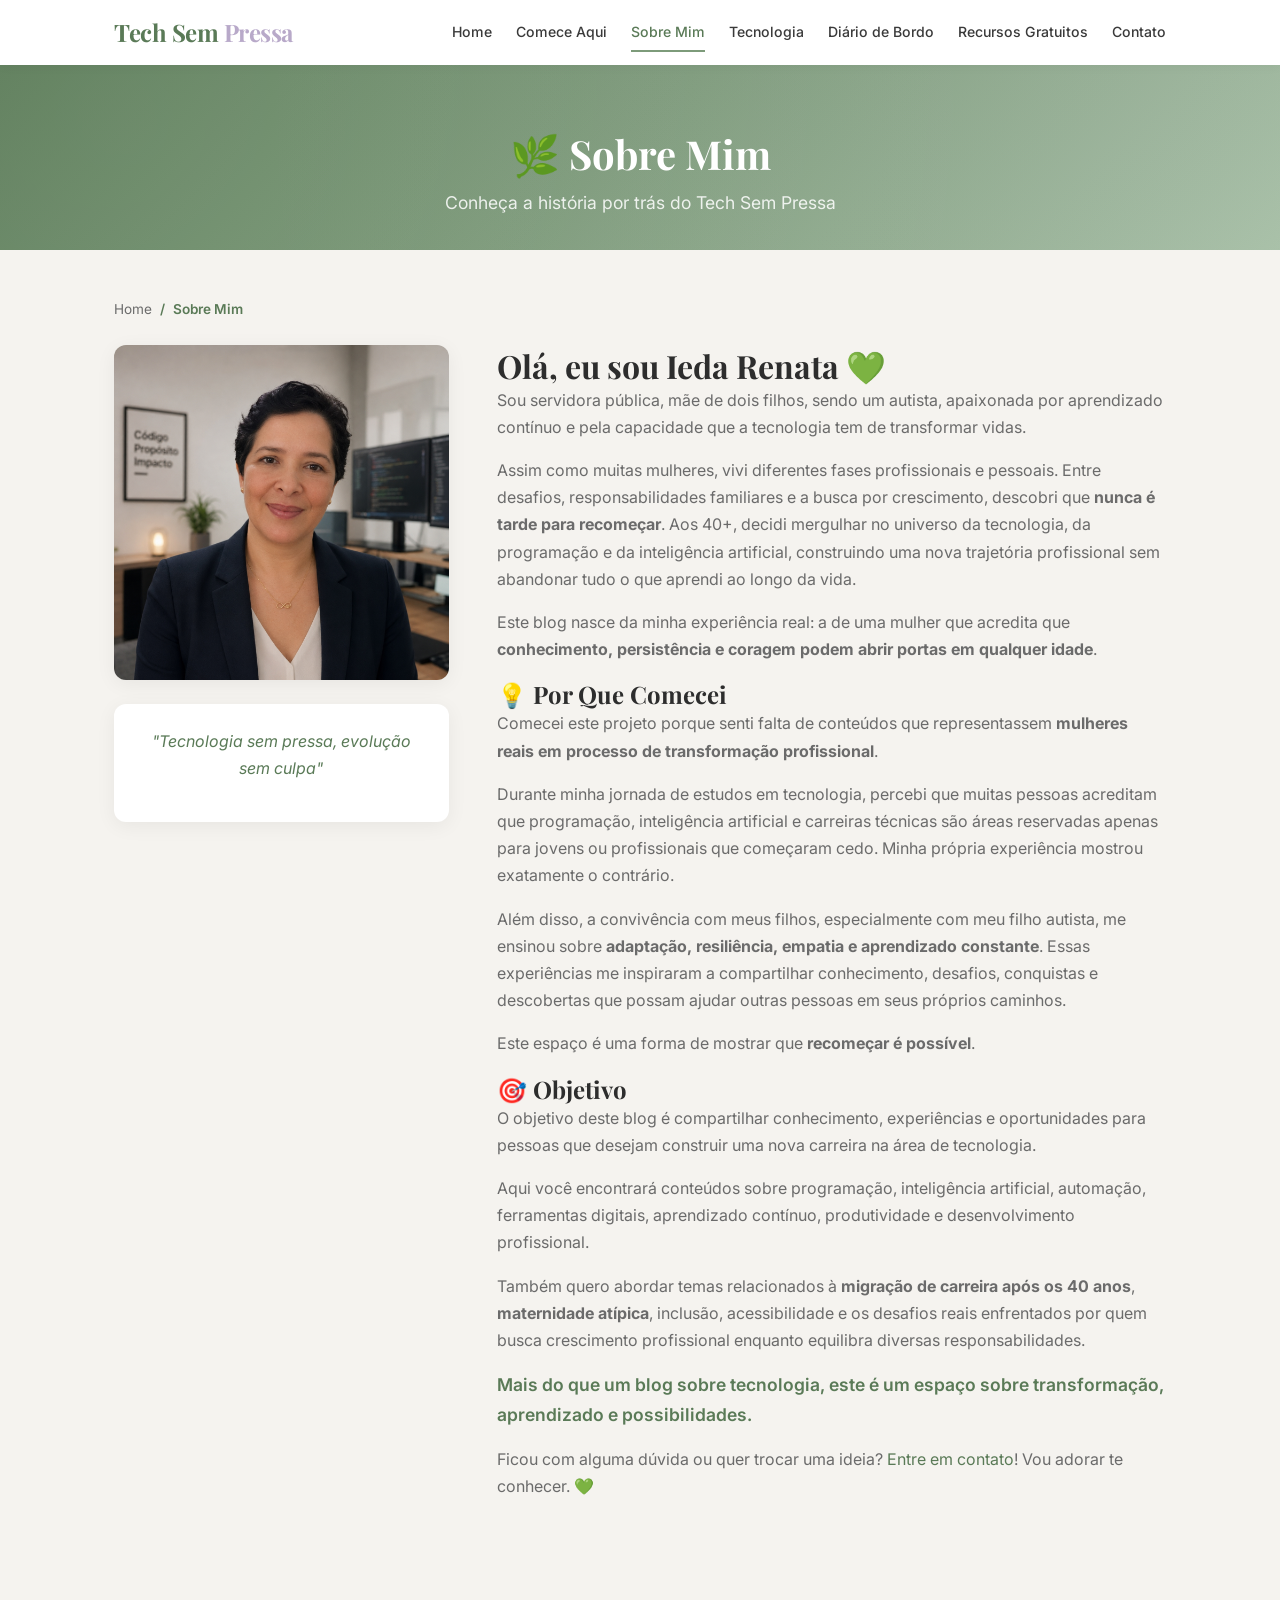
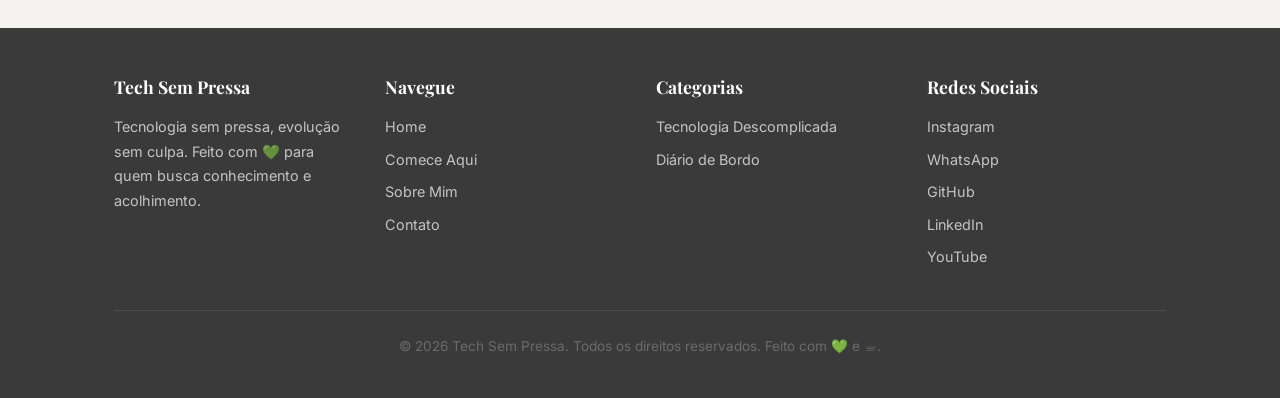
<file: pages/sobre-mim.html>
<!DOCTYPE html>
<html lang="pt-BR">
<head>
  <meta charset="UTF-8">
  <meta name="viewport" content="width=device-width, initial-scale=1.0">
  <meta name="description" content="Conheça a história de Ieda Renata, criadora do Tech Sem Pressa. Tecnologia, maternidade atípica e recomeços após os 40.">
  <title>Sobre Mim | Tech Sem Pressa</title>
  <link rel="preconnect" href="https://fonts.gstatic.com" crossorigin>
  <link href="https://fonts.googleapis.com/css2?family=Playfair+Display:wght@600;700;800&family=Inter:wght@400;500;600;700&display=swap" rel="stylesheet">
  <link rel="stylesheet" href="../assets/css/style.css">
</head>
<body>
  <header class="header">
    <div class="container">
      <a href="../index.html" class="logo">Tech Sem <span>Pressa</span></a>
      <button class="menu-toggle" id="menuToggle" aria-label="Abrir menu">
        <span></span><span></span><span></span>
      </button>
      <nav class="nav-menu" id="navMenu">
        <a href="../index.html">Home</a>
        <a href="comece-aqui.html">Comece Aqui</a>
        <a href="sobre-mim.html" class="active">Sobre Mim</a>
        <a href="tecnologia-descomplicada.html">Tecnologia</a>
        <a href="diario-de-bordo.html">Diário de Bordo</a>
        <a href="recursos-gratuitos.html">Recursos Gratuitos</a>
        <a href="contato.html">Contato</a>
      </nav>
    </div>
  </header>

  <section class="page-header">
    <div class="container">
      <h1>🌿 Sobre Mim</h1>
      <p>Conheça a história por trás do Tech Sem Pressa</p>
    </div>
  </section>

  <main class="main">
    <div class="container">
      <nav class="breadcrumb">
        <a href="../index.html">Home</a>
        <span>/</span>
        <span>Sobre Mim</span>
      </nav>

      <div class="about-content">
        <div>
          <div style="display:flex;justify-content:center;margin-bottom:1.5rem;">
            <img src="../assets/images/ieda.png" alt="Ieda Renata" style="max-width:100%;height:auto;border-radius:var(--radius);box-shadow:var(--shadow);">
          </div>
          <div style="margin-top:1.5rem;background:var(--color-bg-alt);padding:1.5rem;border-radius:var(--radius);box-shadow:var(--shadow);">
            <p style="font-style:italic;color:var(--color-primary-dark);text-align:center;">
              "Tecnologia sem pressa, evolução sem culpa"
            </p>
          </div>
        </div>
        <div>
          <h2>Olá, eu sou Ieda Renata 💚</h2>

          <p>Sou servidora pública, mãe de dois filhos, sendo um autista, apaixonada por aprendizado contínuo e pela capacidade que a tecnologia tem de transformar vidas.</p>

          <p>Assim como muitas mulheres, vivi diferentes fases profissionais e pessoais. Entre desafios, responsabilidades familiares e a busca por crescimento, descobri que <strong>nunca é tarde para recomeçar</strong>. Aos 40+, decidi mergulhar no universo da tecnologia, da programação e da inteligência artificial, construindo uma nova trajetória profissional sem abandonar tudo o que aprendi ao longo da vida.</p>

          <p>Este blog nasce da minha experiência real: a de uma mulher que acredita que <strong>conhecimento, persistência e coragem podem abrir portas em qualquer idade</strong>.</p>

          <h3>💡 Por Que Comecei</h3>
          <p>Comecei este projeto porque senti falta de conteúdos que representassem <strong>mulheres reais em processo de transformação profissional</strong>.</p>

          <p>Durante minha jornada de estudos em tecnologia, percebi que muitas pessoas acreditam que programação, inteligência artificial e carreiras técnicas são áreas reservadas apenas para jovens ou profissionais que começaram cedo. Minha própria experiência mostrou exatamente o contrário.</p>

          <p>Além disso, a convivência com meus filhos, especialmente com meu filho autista, me ensinou sobre <strong>adaptação, resiliência, empatia e aprendizado constante</strong>. Essas experiências me inspiraram a compartilhar conhecimento, desafios, conquistas e descobertas que possam ajudar outras pessoas em seus próprios caminhos.</p>

          <p>Este espaço é uma forma de mostrar que <strong>recomeçar é possível</strong>.</p>

          <h3>🎯 Objetivo</h3>
          <p>O objetivo deste blog é compartilhar conhecimento, experiências e oportunidades para pessoas que desejam construir uma nova carreira na área de tecnologia.</p>

          <p>Aqui você encontrará conteúdos sobre programação, inteligência artificial, automação, ferramentas digitais, aprendizado contínuo, produtividade e desenvolvimento profissional.</p>

          <p>Também quero abordar temas relacionados à <strong>migração de carreira após os 40 anos</strong>, <strong>maternidade atípica</strong>, inclusão, acessibilidade e os desafios reais enfrentados por quem busca crescimento profissional enquanto equilibra diversas responsabilidades.</p>

          <p style="font-weight:600;font-size:1.1rem;color:var(--color-primary-dark);">Mais do que um blog sobre tecnologia, este é um espaço sobre transformação, aprendizado e possibilidades.</p>

          <p>Ficou com alguma dúvida ou quer trocar uma ideia? <a href="contato.html">Entre em contato</a>! Vou adorar te conhecer. 💚</p>
        </div>
      </div>
    </div>
  </main>

  <footer class="footer">
    <div class="container">
      <div class="footer-grid">
        <div>
          <h4>Tech Sem Pressa</h4>
          <p style="color:rgba(255,255,255,0.7);font-size:0.9rem;">Tecnologia sem pressa, evolução sem culpa. Feito com 💚 para quem busca conhecimento e acolhimento.</p>
        </div>
        <div>
          <h4>Navegue</h4>
          <a href="../index.html">Home</a>
          <a href="comece-aqui.html">Comece Aqui</a>
          <a href="sobre-mim.html">Sobre Mim</a>
          <a href="contato.html">Contato</a>
        </div>
        <div>
          <h4>Categorias</h4>
          <a href="tecnologia-descomplicada.html">Tecnologia Descomplicada</a>
          <a href="diario-de-bordo.html">Diário de Bordo</a>
        </div>
        <div>
          <h4>Redes Sociais</h4>
          <a href="https://instagram.com/techsempressa" target="_blank" rel="noopener">Instagram</a>
          <a href="https://wa.me/5511958912619" target="_blank" rel="noopener">WhatsApp</a>
          <a href="https://github.com/resi-silva" target="_blank" rel="noopener">GitHub</a>
          <a href="#">LinkedIn</a>
          <a href="#">YouTube</a>
        </div>
      </div>
      <div class="footer-bottom">
        <p>&copy; 2026 Tech Sem Pressa. Todos os direitos reservados. Feito com 💚 e ☕.</p>
      </div>
    </div>
  </footer>

  <script src="../assets/js/main.js"></script>
</body>
</html>
</file>
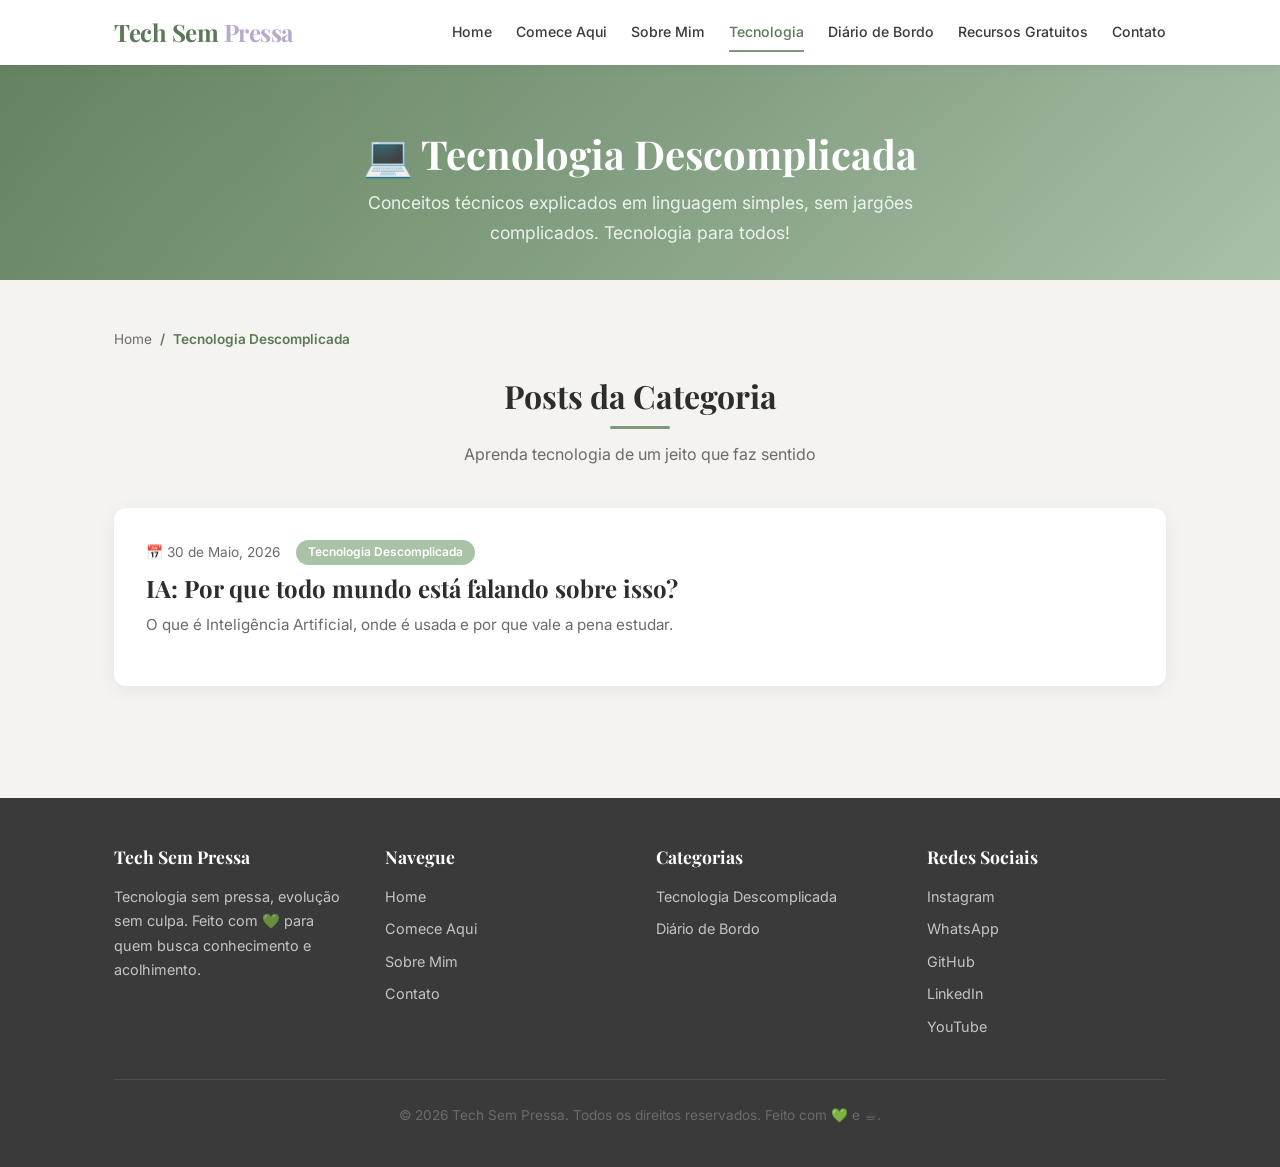
<file: pages/tecnologia-descomplicada.html>
<!DOCTYPE html>
<html lang="pt-BR">
<head>
  <meta charset="UTF-8">
  <meta name="viewport" content="width=device-width, initial-scale=1.0">
  <meta name="description" content="Tecnologia Descomplicada - Conceitos técnicos explicados em linguagem simples e acessível para todos.">
  <title>Tecnologia Descomplicada | Tech Sem Pressa</title>
  <link rel="preconnect" href="https://fonts.gstatic.com" crossorigin>
  <link href="https://fonts.googleapis.com/css2?family=Playfair+Display:wght@600;700;800&family=Inter:wght@400;500;600;700&display=swap" rel="stylesheet">
  <link rel="stylesheet" href="../assets/css/style.css">
</head>
<body>
  <header class="header">
    <div class="container">
      <a href="../index.html" class="logo">Tech Sem <span>Pressa</span></a>
      <button class="menu-toggle" id="menuToggle" aria-label="Abrir menu">
        <span></span><span></span><span></span>
      </button>
      <nav class="nav-menu" id="navMenu">
        <a href="../index.html">Home</a>
        <a href="comece-aqui.html">Comece Aqui</a>
        <a href="sobre-mim.html">Sobre Mim</a>
        <a href="tecnologia-descomplicada.html" class="active">Tecnologia</a>
        <a href="diario-de-bordo.html">Diário de Bordo</a>
        <a href="recursos-gratuitos.html">Recursos Gratuitos</a>
        <a href="contato.html">Contato</a>
      </nav>
    </div>
  </header>

  <section class="page-header">
    <div class="container">
      <h1>💻 Tecnologia Descomplicada</h1>
      <p>Conceitos técnicos explicados em linguagem simples, sem jargões complicados. Tecnologia para todos!</p>
    </div>
  </section>

  <main class="main">
    <div class="container">
      <nav class="breadcrumb">
        <a href="../index.html">Home</a>
        <span>/</span>
        <span>Tecnologia Descomplicada</span>
      </nav>

      <section>
        <div class="section-title">
          <h2>Posts da Categoria</h2>
          <p>Aprenda tecnologia de um jeito que faz sentido</p>
        </div>

        <div class="posts-list">
          <article class="post-item">
            <div class="post-meta">
              <span>📅 30 de Maio, 2026</span>
              <span class="post-category">Tecnologia Descomplicada</span>
            </div>
            <h3><a href="../posts/ia-por-que-todo-mundo-esta-falando-sobre-isso.html">IA: Por que todo mundo está falando sobre isso?</a></h3>
            <p>O que é Inteligência Artificial, onde é usada e por que vale a pena estudar.</p>
          </article>
        </div>
      </section>
    </div>
  </main>

  <footer class="footer">
    <div class="container">
      <div class="footer-grid">
        <div>
          <h4>Tech Sem Pressa</h4>
          <p style="color:rgba(255,255,255,0.7);font-size:0.9rem;">Tecnologia sem pressa, evolução sem culpa. Feito com 💚 para quem busca conhecimento e acolhimento.</p>
        </div>
        <div>
          <h4>Navegue</h4>
          <a href="../index.html">Home</a>
          <a href="comece-aqui.html">Comece Aqui</a>
          <a href="sobre-mim.html">Sobre Mim</a>
          <a href="contato.html">Contato</a>
        </div>
        <div>
          <h4>Categorias</h4>
          <a href="tecnologia-descomplicada.html">Tecnologia Descomplicada</a>
          <a href="diario-de-bordo.html">Diário de Bordo</a>
        </div>
        <div>
          <h4>Redes Sociais</h4>
          <a href="https://instagram.com/techsempressa" target="_blank" rel="noopener">Instagram</a>
          <a href="https://wa.me/5511958912619" target="_blank" rel="noopener">WhatsApp</a>
          <a href="https://github.com/resi-silva" target="_blank" rel="noopener">GitHub</a>
          <a href="#">LinkedIn</a>
          <a href="#">YouTube</a>
        </div>
      </div>
      <div class="footer-bottom">
        <p>&copy; 2026 Tech Sem Pressa. Todos os direitos reservados. Feito com 💚 e ☕.</p>
      </div>
    </div>
  </footer>

  <script src="../assets/js/main.js"></script>
</body>
</html>
</file>
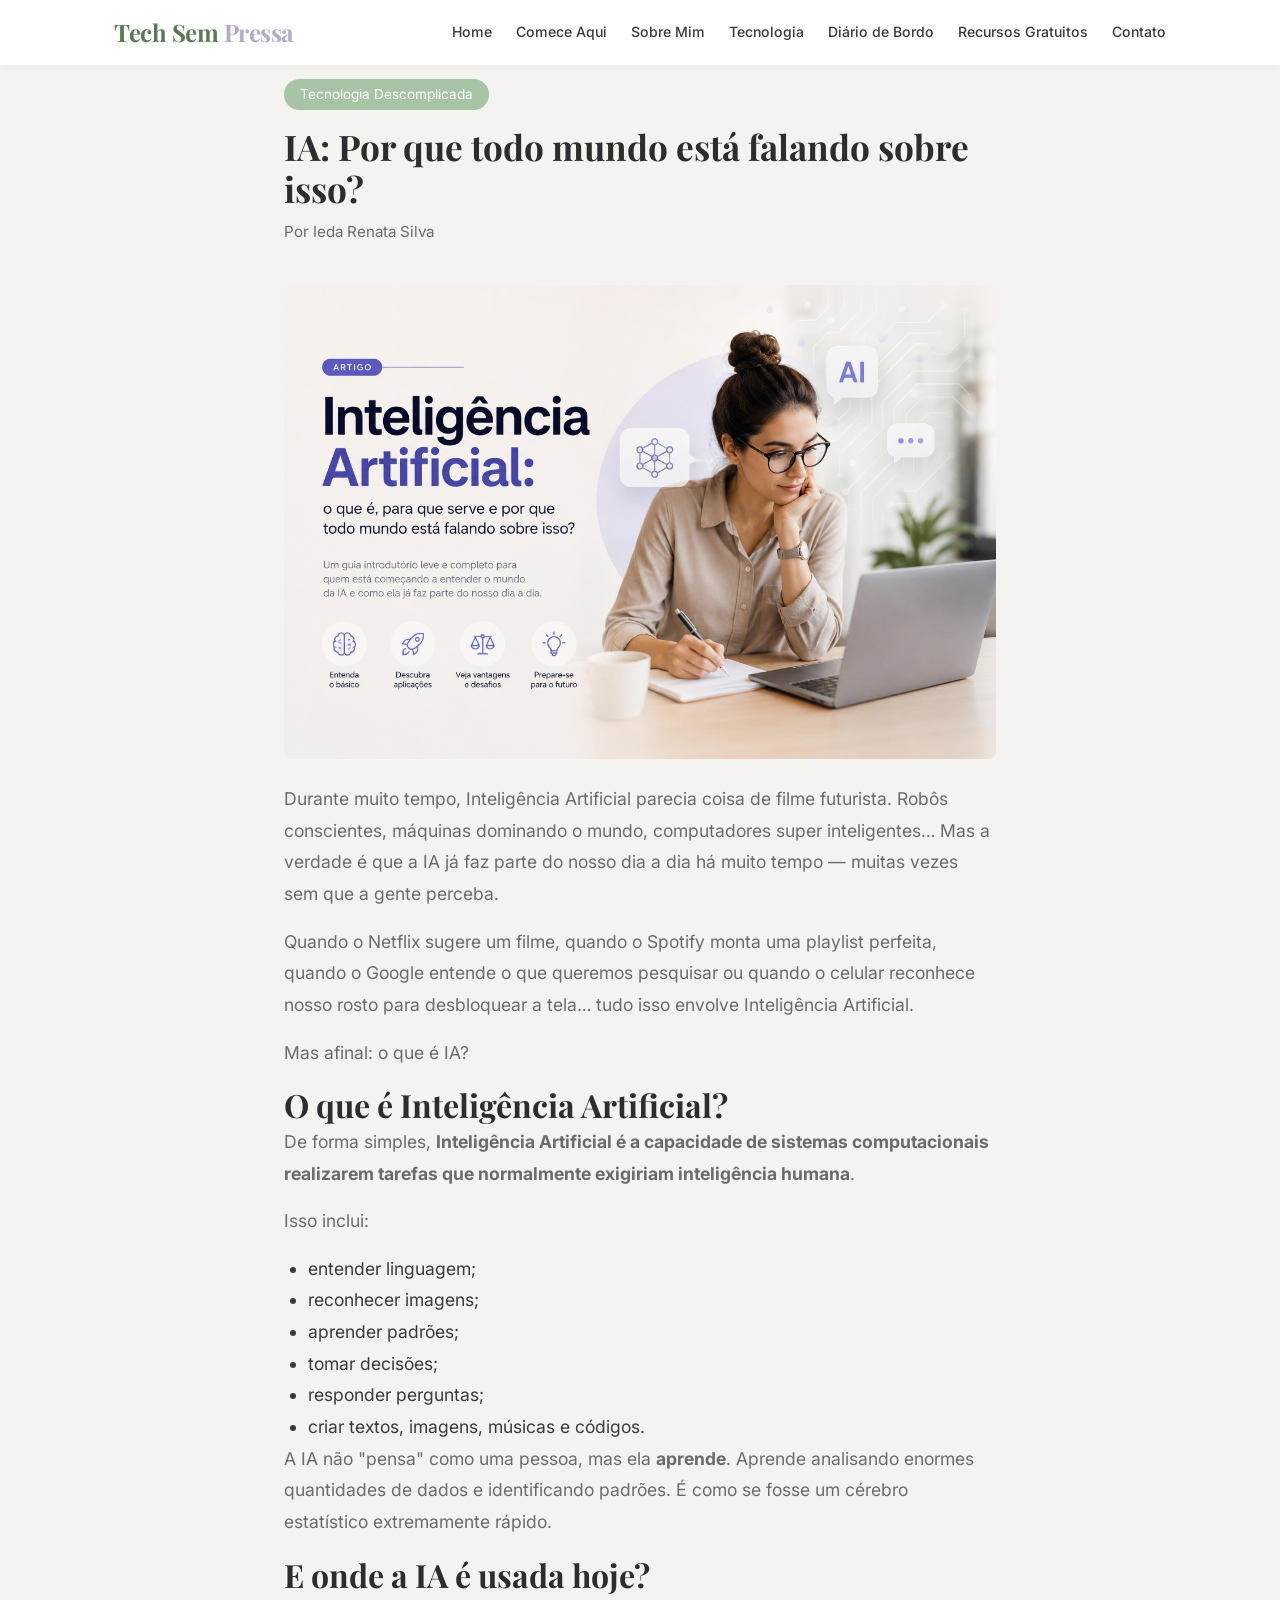
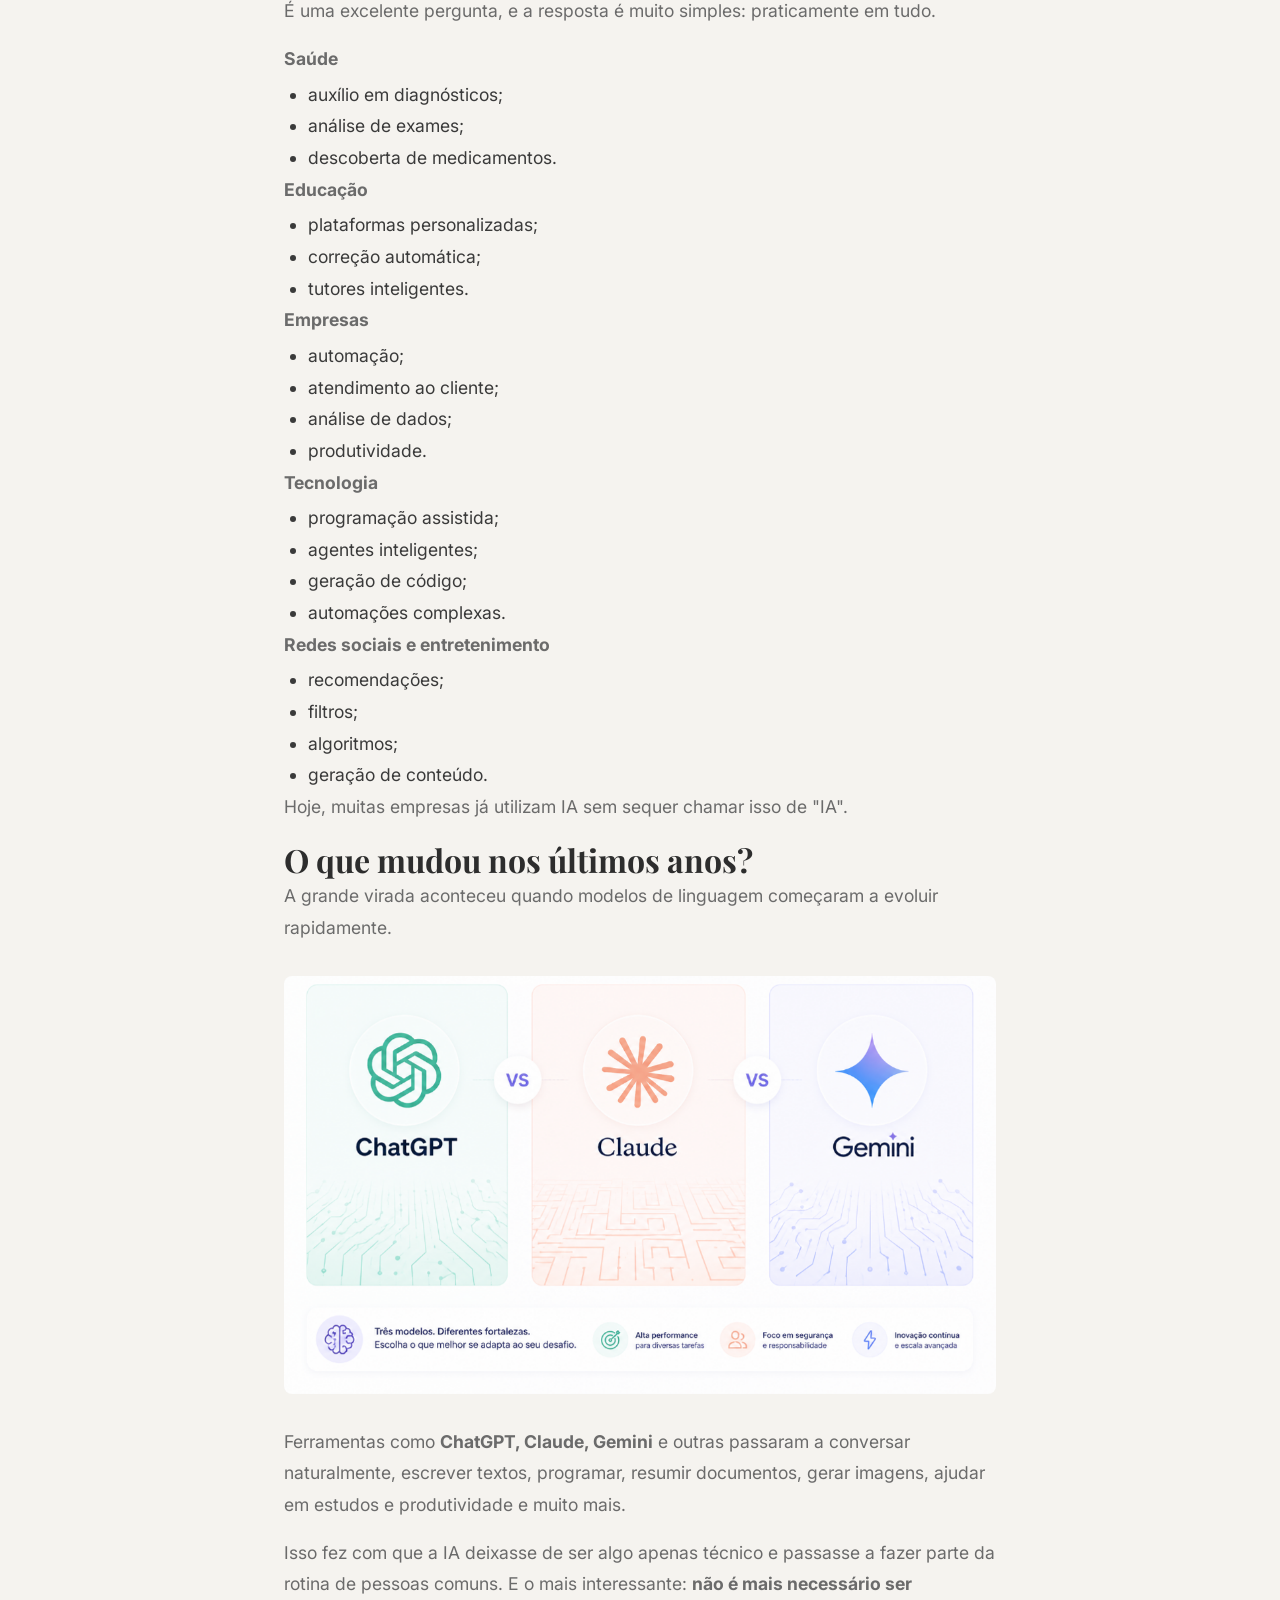
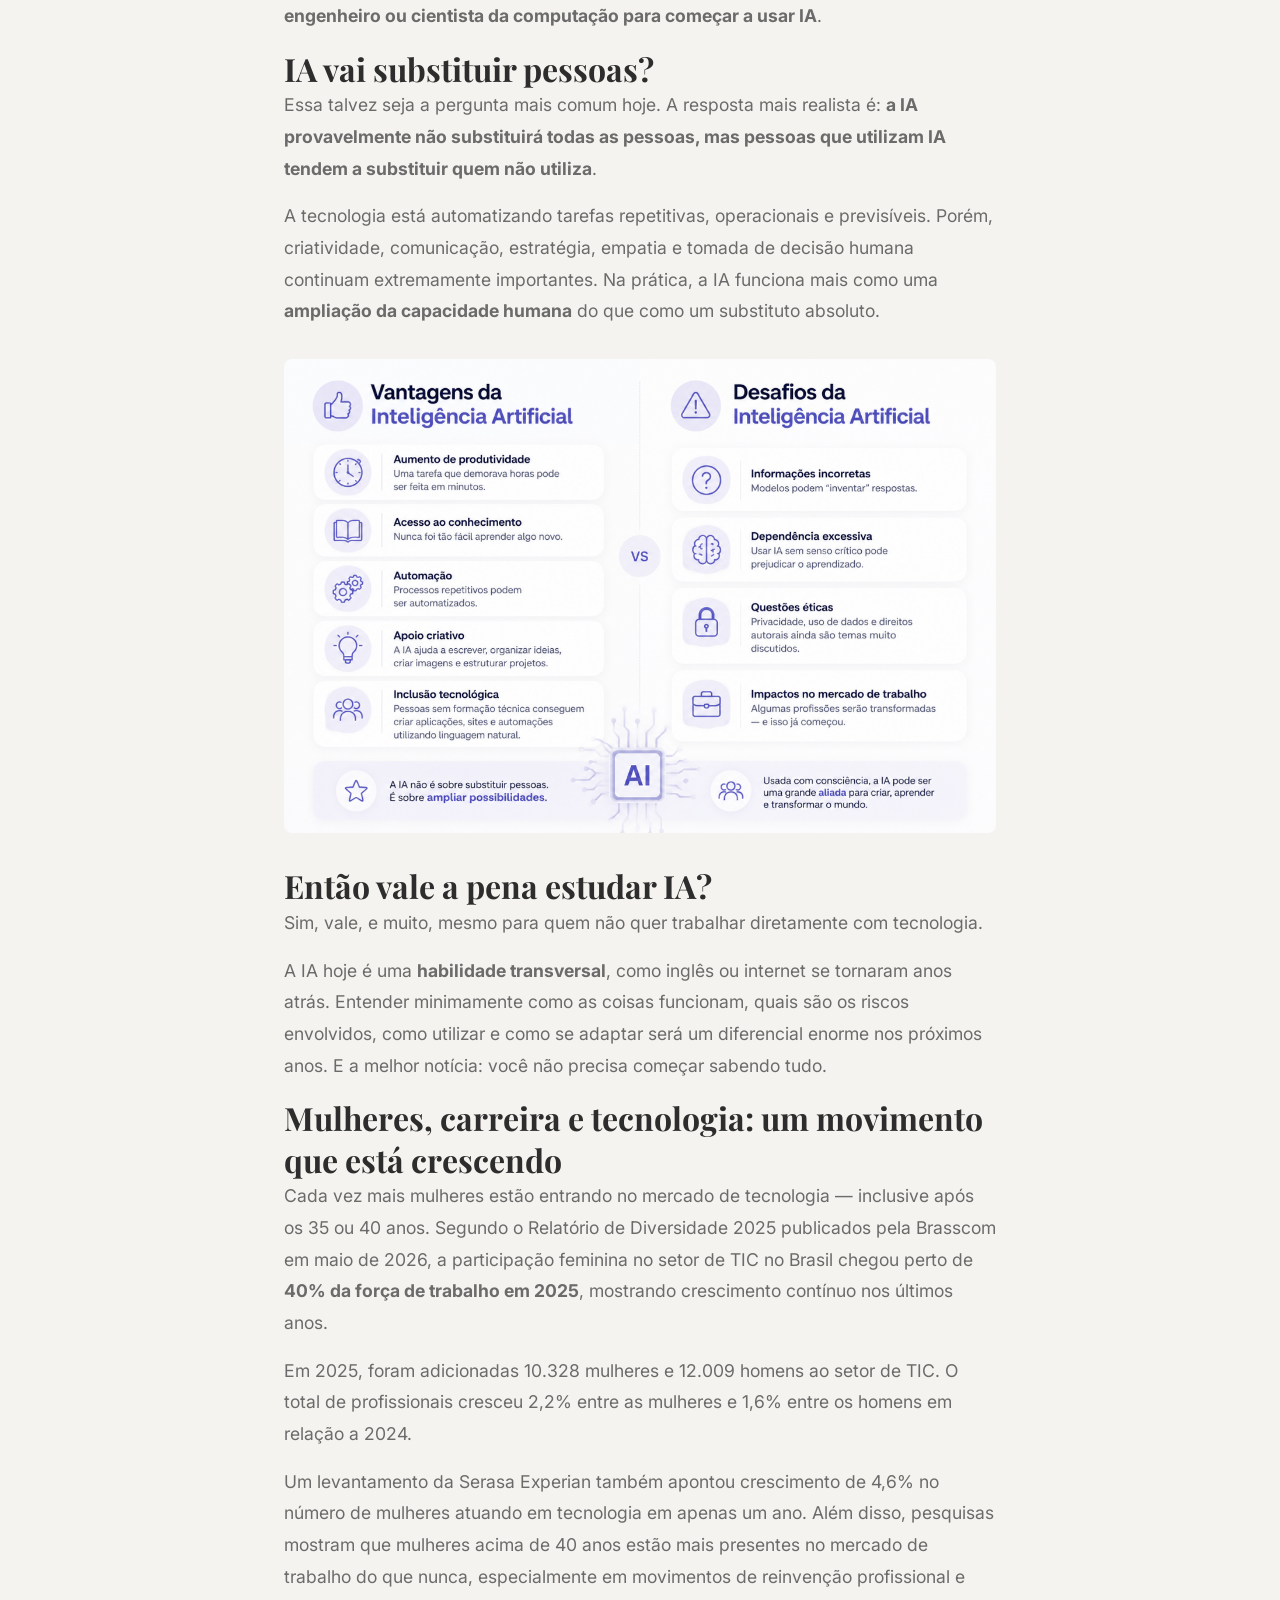
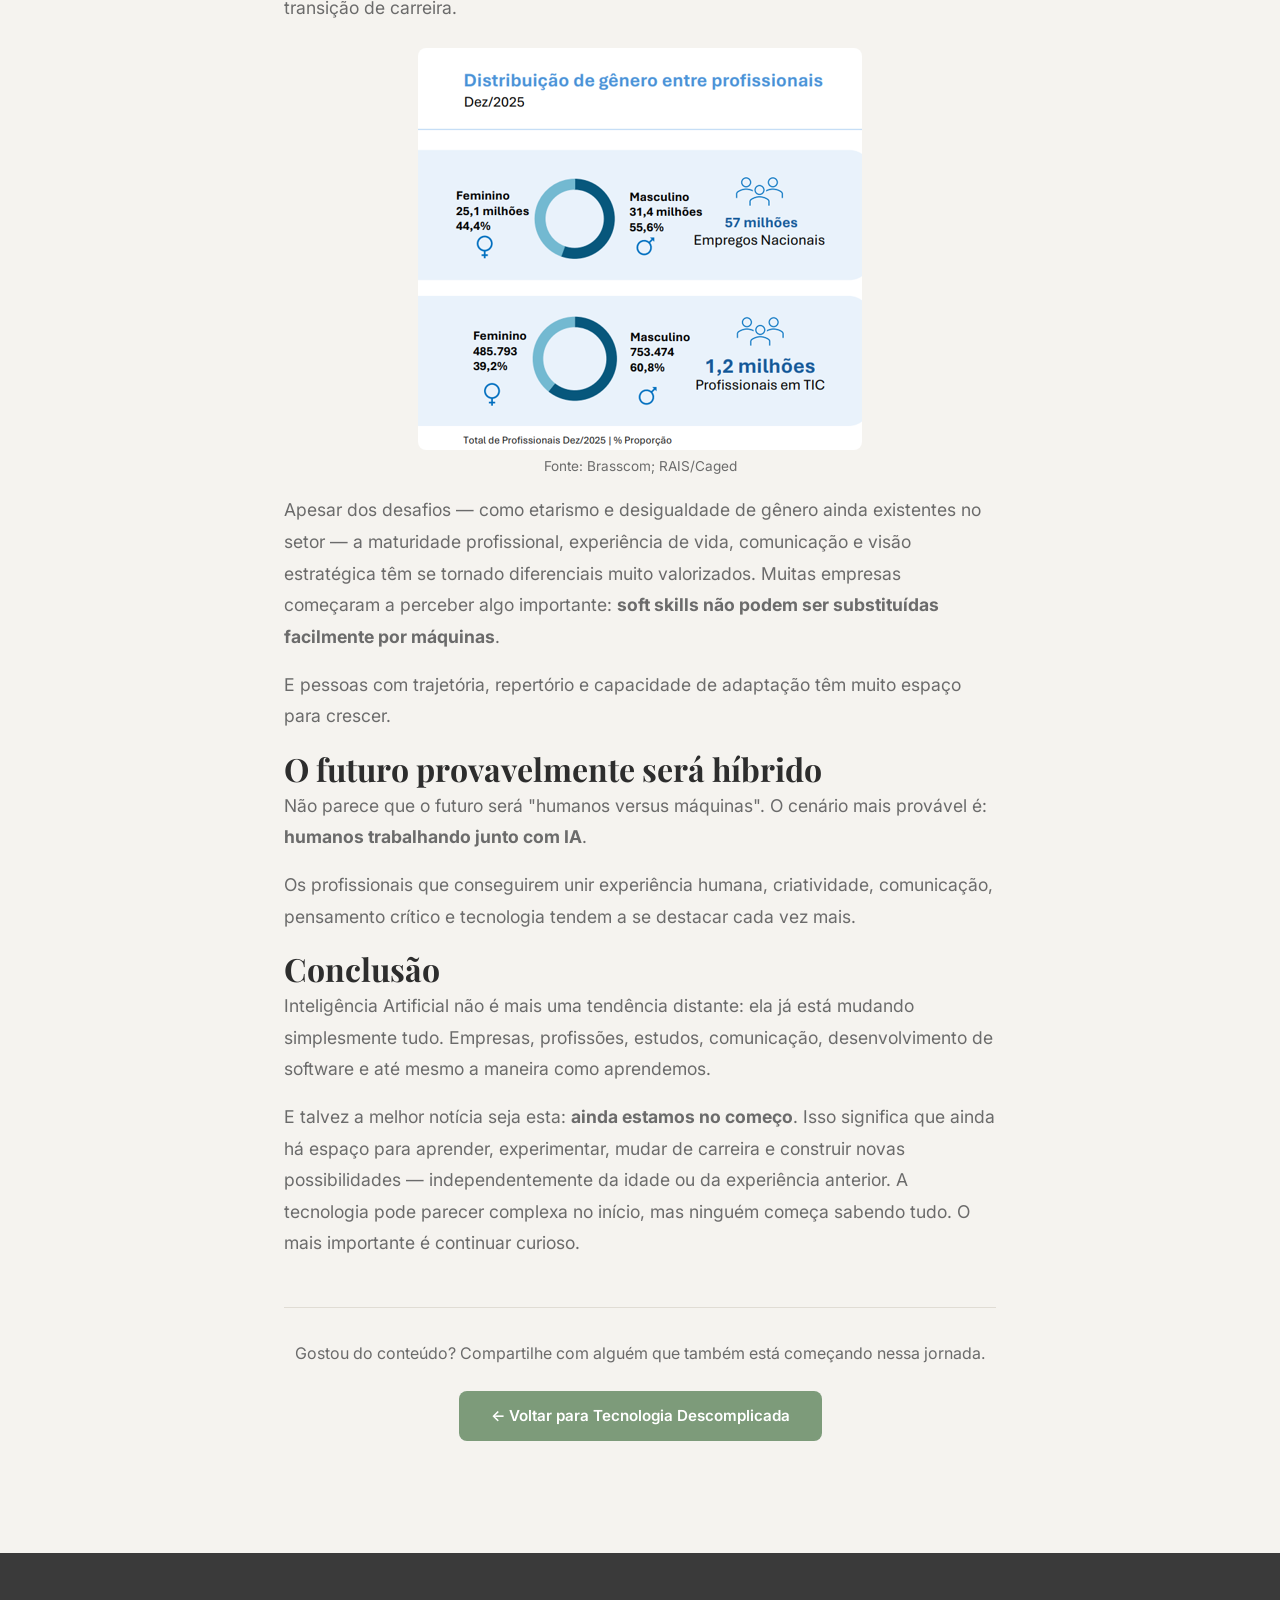
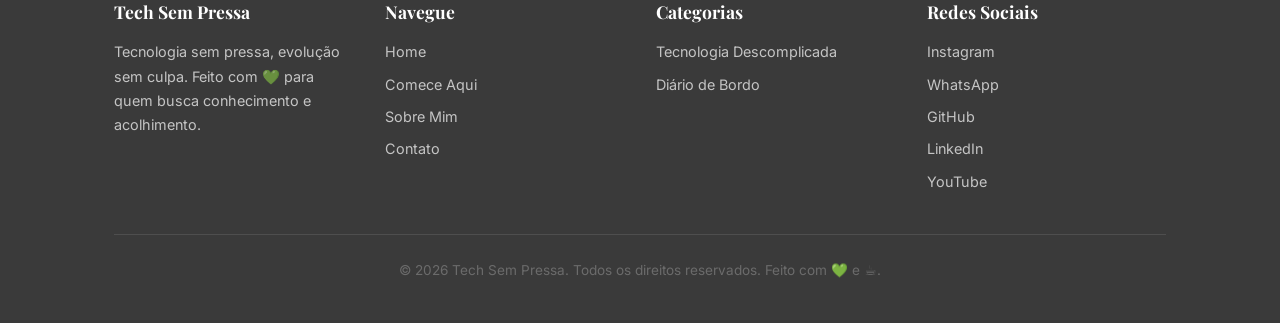
<file: posts/ia-por-que-todo-mundo-esta-falando-sobre-isso.html>
<!DOCTYPE html>
<html lang="pt-BR">
<head>
  <meta charset="UTF-8">
  <meta name="viewport" content="width=device-width, initial-scale=1.0">
  <meta name="description" content="IA: Por que todo mundo está falando sobre isso? Entenda o que é Inteligência Artificial, onde é usada e por que vale a pena estudar.">
  <title>IA: Por que todo mundo está falando sobre isso? | Tech Sem Pressa</title>
  <link rel="preconnect" href="https://fonts.gstatic.com" crossorigin>
  <link href="https://fonts.googleapis.com/css2?family=Playfair+Display:wght@600;700;800&family=Inter:wght@400;500;600;700&display=swap" rel="stylesheet">
  <link rel="stylesheet" href="../assets/css/style.css">
</head>
<body>
  <header class="header">
    <div class="container">
      <a href="../index.html" class="logo">Tech Sem <span>Pressa</span></a>
      <button class="menu-toggle" id="menuToggle" aria-label="Abrir menu">
        <span></span><span></span><span></span>
      </button>
      <nav class="nav-menu" id="navMenu">
        <a href="../index.html">Home</a>
        <a href="../pages/comece-aqui.html">Comece Aqui</a>
        <a href="../pages/sobre-mim.html">Sobre Mim</a>
        <a href="../pages/tecnologia-descomplicada.html">Tecnologia</a>
        <a href="../pages/diario-de-bordo.html">Diário de Bordo</a>
        <a href="../pages/recursos-gratuitos.html">Recursos Gratuitos</a>
        <a href="../pages/contato.html">Contato</a>
      </nav>
    </div>
  </header>

  <main class="main" style="padding-top:2rem;">
    <div class="container" style="max-width:760px;">
      <nav class="breadcrumb">
        <a href="../index.html">Home</a>
        <span>/</span>
        <a href="../pages/tecnologia-descomplicada.html">Tecnologia Descomplicada</a>
        <span>/</span>
        <span>IA: Por que todo mundo está falando sobre isso?</span>
      </nav>

      <article>
        <header style="margin-bottom:2.5rem;">
          <span style="display:inline-block;background:var(--color-primary-light);color:#fff;padding:0.25rem 1rem;border-radius:20px;font-size:0.85rem;margin-bottom:1rem;">Tecnologia Descomplicada</span>
          <h1 style="font-family:var(--font-heading);font-size:2.2rem;line-height:1.2;margin-bottom:0.5rem;">IA: Por que todo mundo está falando sobre isso?</h1>
          <p style="color:var(--color-text-light);font-size:0.95rem;">Por Ieda Renata Silva</p>
        </header>

        <div style="font-size:1.1rem;line-height:1.8;color:var(--color-text);">

          <div style="display:flex;justify-content:center;margin:0 0 1.5rem 0;">
            <img src="../assets/images/ARTIGO_IA.png" alt="IA: Por que todo mundo está falando sobre isso" style="max-width:100%;height:auto;border-radius:8px;">
          </div>

          <p>Durante muito tempo, Inteligência Artificial parecia coisa de filme futurista. Robôs conscientes, máquinas dominando o mundo, computadores super inteligentes… Mas a verdade é que a IA já faz parte do nosso dia a dia há muito tempo — muitas vezes sem que a gente perceba.</p>

          <p>Quando o Netflix sugere um filme, quando o Spotify monta uma playlist perfeita, quando o Google entende o que queremos pesquisar ou quando o celular reconhece nosso rosto para desbloquear a tela… tudo isso envolve Inteligência Artificial.</p>

          <p>Mas afinal: o que é IA?</p>

          <h2>O que é Inteligência Artificial?</h2>

          <p>De forma simples, <strong>Inteligência Artificial é a capacidade de sistemas computacionais realizarem tarefas que normalmente exigiriam inteligência humana</strong>.</p>

          <p>Isso inclui:</p>
          <ul>
            <li>entender linguagem;</li>
            <li>reconhecer imagens;</li>
            <li>aprender padrões;</li>
            <li>tomar decisões;</li>
            <li>responder perguntas;</li>
            <li>criar textos, imagens, músicas e códigos.</li>
          </ul>

          <p>A IA não "pensa" como uma pessoa, mas ela <strong>aprende</strong>. Aprende analisando enormes quantidades de dados e identificando padrões. É como se fosse um cérebro estatístico extremamente rápido.</p>

          <h2>E onde a IA é usada hoje?</h2>

          <p>É uma excelente pergunta, e a resposta é muito simples: praticamente em tudo.</p>

          <p style="margin-bottom:0.25rem;font-weight:700;">Saúde</p>
          <ul>
            <li>auxílio em diagnósticos;</li>
            <li>análise de exames;</li>
            <li>descoberta de medicamentos.</li>
          </ul>

          <p style="margin-bottom:0.25rem;font-weight:700;">Educação</p>
          <ul>
            <li>plataformas personalizadas;</li>
            <li>correção automática;</li>
            <li>tutores inteligentes.</li>
          </ul>

          <p style="margin-bottom:0.25rem;font-weight:700;">Empresas</p>
          <ul>
            <li>automação;</li>
            <li>atendimento ao cliente;</li>
            <li>análise de dados;</li>
            <li>produtividade.</li>
          </ul>

          <p style="margin-bottom:0.25rem;font-weight:700;">Tecnologia</p>
          <ul>
            <li>programação assistida;</li>
            <li>agentes inteligentes;</li>
            <li>geração de código;</li>
            <li>automações complexas.</li>
          </ul>

          <p style="margin-bottom:0.25rem;font-weight:700;">Redes sociais e entretenimento</p>
          <ul>
            <li>recomendações;</li>
            <li>filtros;</li>
            <li>algoritmos;</li>
            <li>geração de conteúdo.</li>
          </ul>

          <p>Hoje, muitas empresas já utilizam IA sem sequer chamar isso de "IA".</p>

          <h2>O que mudou nos últimos anos?</h2>

          <p>A grande virada aconteceu quando modelos de linguagem começaram a evoluir rapidamente.</p>

          <div style="display:flex;justify-content:center;margin:2rem 0;">
            <img src="../assets/images/ferramentas.png" alt="Ferramentas de IA" style="max-width:100%;height:auto;border-radius:8px;">
          </div>

          <p>Ferramentas como <strong>ChatGPT, Claude, Gemini</strong> e outras passaram a conversar naturalmente, escrever textos, programar, resumir documentos, gerar imagens, ajudar em estudos e produtividade e muito mais.</p>

          <p>Isso fez com que a IA deixasse de ser algo apenas técnico e passasse a fazer parte da rotina de pessoas comuns. E o mais interessante: <strong>não é mais necessário ser engenheiro ou cientista da computação para começar a usar IA</strong>.</p>

          <h2>IA vai substituir pessoas?</h2>

          <p>Essa talvez seja a pergunta mais comum hoje. A resposta mais realista é: <strong>a IA provavelmente não substituirá todas as pessoas, mas pessoas que utilizam IA tendem a substituir quem não utiliza</strong>.</p>

          <p>A tecnologia está automatizando tarefas repetitivas, operacionais e previsíveis. Porém, criatividade, comunicação, estratégia, empatia e tomada de decisão humana continuam extremamente importantes. Na prática, a IA funciona mais como uma <strong>ampliação da capacidade humana</strong> do que como um substituto absoluto.</p>

          <div style="display:flex;justify-content:center;margin:2rem 0;">
            <img src="../assets/images/VANTAGENS%20E%20DESAFIOS-IA.png" alt="Vantagens e Desafios da IA" style="max-width:100%;height:auto;border-radius:8px;">
          </div>

          <h2>Então vale a pena estudar IA?</h2>

          <p>Sim, vale, e muito, mesmo para quem não quer trabalhar diretamente com tecnologia.</p>

          <p>A IA hoje é uma <strong>habilidade transversal</strong>, como inglês ou internet se tornaram anos atrás. Entender minimamente como as coisas funcionam, quais são os riscos envolvidos, como utilizar e como se adaptar será um diferencial enorme nos próximos anos. E a melhor notícia: você não precisa começar sabendo tudo.</p>

          <h2>Mulheres, carreira e tecnologia: um movimento que está crescendo</h2>

          <p>Cada vez mais mulheres estão entrando no mercado de tecnologia — inclusive após os 35 ou 40 anos. Segundo o Relatório de Diversidade 2025 publicados pela Brasscom em maio de 2026, a participação feminina no setor de TIC no Brasil chegou perto de <strong>40% da força de trabalho em 2025</strong>, mostrando crescimento contínuo nos últimos anos.</p>

          <p>Em 2025, foram adicionadas 10.328 mulheres e 12.009 homens ao setor de TIC. O total de profissionais cresceu 2,2% entre as mulheres e 1,6% entre os homens em relação a 2024.</p>

          <p>Um levantamento da Serasa Experian também apontou crescimento de 4,6% no número de mulheres atuando em tecnologia em apenas um ano. Além disso, pesquisas mostram que mulheres acima de 40 anos estão mais presentes no mercado de trabalho do que nunca, especialmente em movimentos de reinvenção profissional e transição de carreira.</p>

          <div style="display:flex;justify-content:center;margin:1.5rem 0 0.25rem 0;">
            <img src="../assets/images/genero.png" alt="Distribuição de gênero no setor de TI" style="max-width:100%;height:auto;border-radius:8px;">
          </div>

          <p style="font-size:0.85rem;color:var(--color-text-light);text-align:center;">Fonte: Brasscom; RAIS/Caged</p>

          <p>Apesar dos desafios — como etarismo e desigualdade de gênero ainda existentes no setor — a maturidade profissional, experiência de vida, comunicação e visão estratégica têm se tornado diferenciais muito valorizados. Muitas empresas começaram a perceber algo importante: <strong>soft skills não podem ser substituídas facilmente por máquinas</strong>.</p>

          <p>E pessoas com trajetória, repertório e capacidade de adaptação têm muito espaço para crescer.</p>

          <h2>O futuro provavelmente será híbrido</h2>

          <p>Não parece que o futuro será "humanos versus máquinas". O cenário mais provável é: <strong>humanos trabalhando junto com IA</strong>.</p>

          <p>Os profissionais que conseguirem unir experiência humana, criatividade, comunicação, pensamento crítico e tecnologia tendem a se destacar cada vez mais.</p>

          <h2>Conclusão</h2>

          <p>Inteligência Artificial não é mais uma tendência distante: ela já está mudando simplesmente tudo. Empresas, profissões, estudos, comunicação, desenvolvimento de software e até mesmo a maneira como aprendemos.</p>

          <p>E talvez a melhor notícia seja esta: <strong>ainda estamos no começo</strong>. Isso significa que ainda há espaço para aprender, experimentar, mudar de carreira e construir novas possibilidades — independentemente da idade ou da experiência anterior. A tecnologia pode parecer complexa no início, mas ninguém começa sabendo tudo. O mais importante é continuar curioso.</p>

        </div>
      </article>

      <div style="margin-top:3rem;padding-top:2rem;border-top:1px solid var(--color-border);text-align:center;">
        <p style="color:var(--color-text-light);">Gostou do conteúdo? Compartilhe com alguém que também está começando nessa jornada.</p>
        <a href="../pages/tecnologia-descomplicada.html" class="btn btn-primary" style="margin-top:0.5rem;">← Voltar para Tecnologia Descomplicada</a>
      </div>

    </div>
  </main>

  <footer class="footer">
    <div class="container">
      <div class="footer-grid">
        <div>
          <h4>Tech Sem Pressa</h4>
          <p style="color:rgba(255,255,255,0.7);font-size:0.9rem;">Tecnologia sem pressa, evolução sem culpa. Feito com 💚 para quem busca conhecimento e acolhimento.</p>
        </div>
        <div>
          <h4>Navegue</h4>
          <a href="../index.html">Home</a>
          <a href="../pages/comece-aqui.html">Comece Aqui</a>
          <a href="../pages/sobre-mim.html">Sobre Mim</a>
          <a href="../pages/contato.html">Contato</a>
        </div>
        <div>
          <h4>Categorias</h4>
          <a href="../pages/tecnologia-descomplicada.html">Tecnologia Descomplicada</a>
          <a href="../pages/diario-de-bordo.html">Diário de Bordo</a>
        </div>
        <div>
          <h4>Redes Sociais</h4>
          <a href="https://instagram.com/techsempressa" target="_blank" rel="noopener">Instagram</a>
          <a href="https://wa.me/5511958912619" target="_blank" rel="noopener">WhatsApp</a>
          <a href="https://github.com/resi-silva" target="_blank" rel="noopener">GitHub</a>
          <a href="#">LinkedIn</a>
          <a href="#">YouTube</a>
        </div>
      </div>
      <div class="footer-bottom">
        <p>&copy; 2026 Tech Sem Pressa. Todos os direitos reservados. Feito com 💚 e ☕.</p>
      </div>
    </div>
  </footer>

  <script src="../assets/js/main.js"></script>
</body>
</html>
</file>
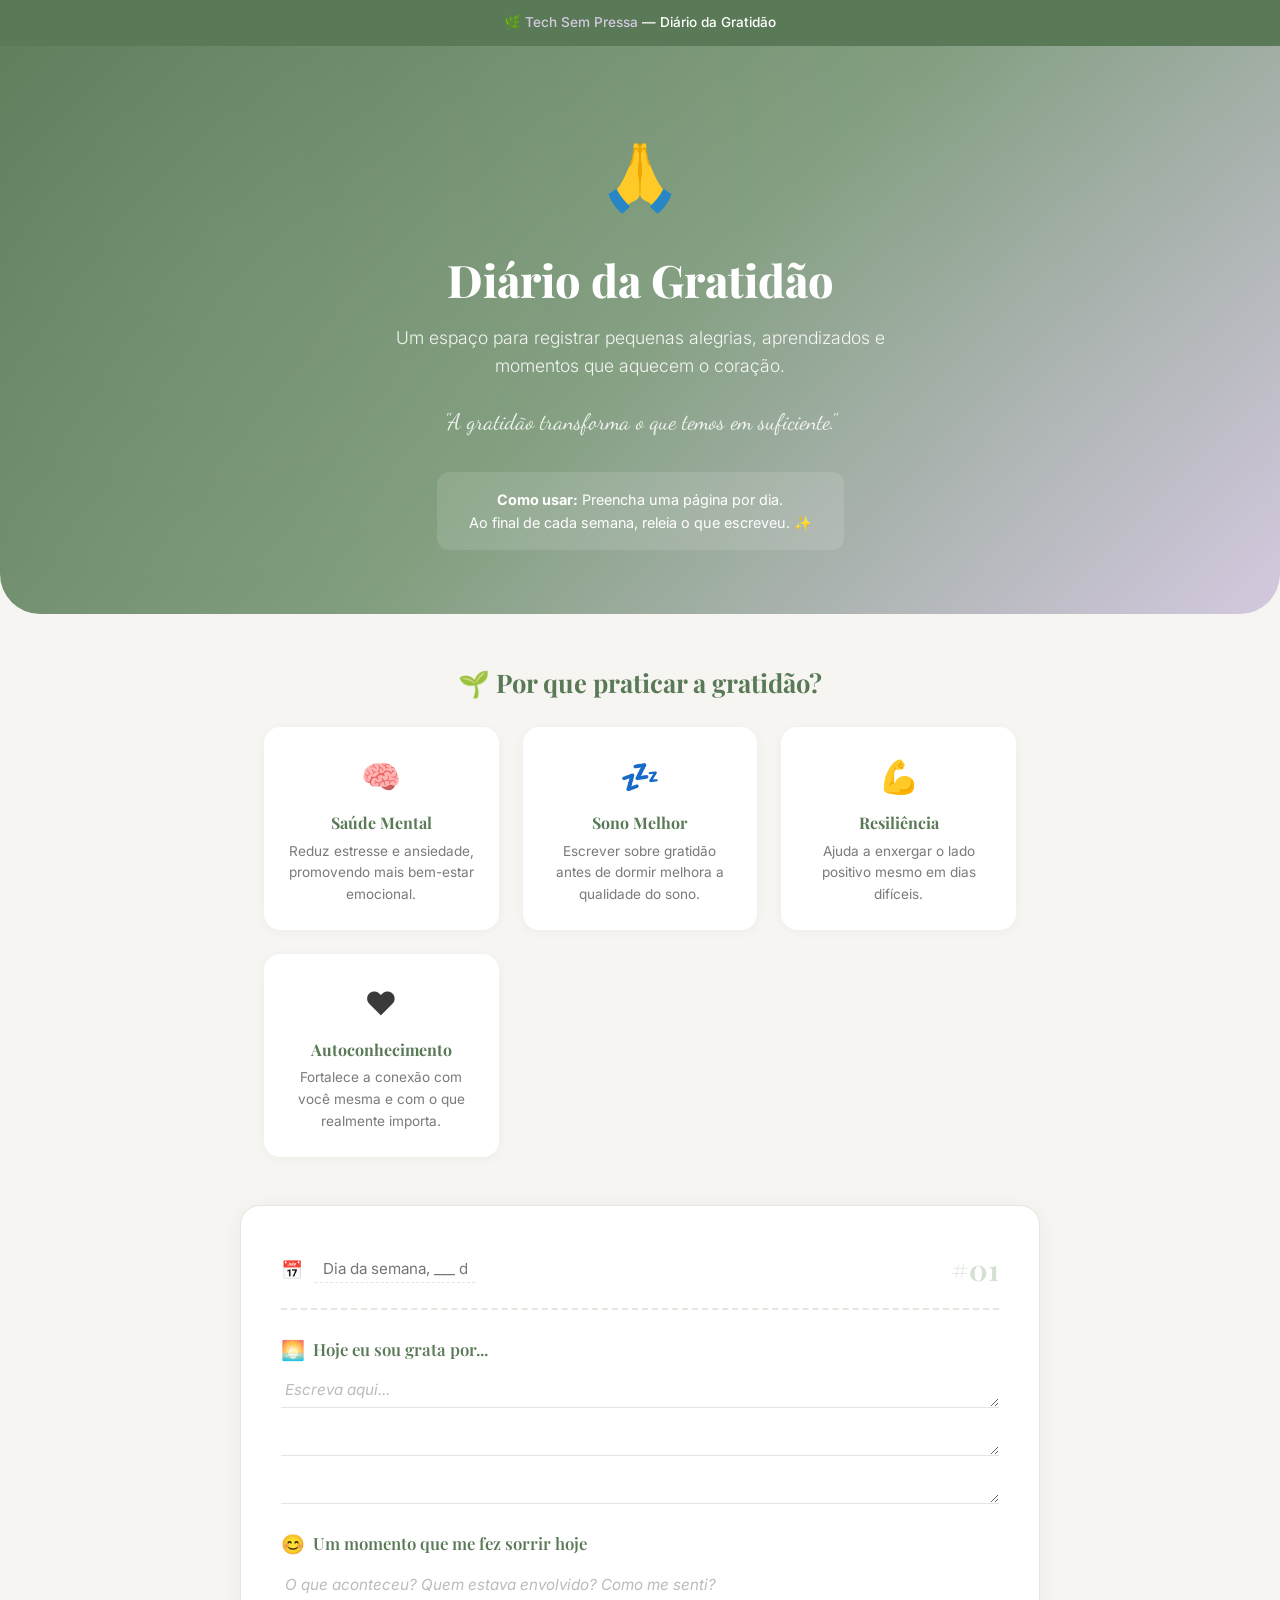
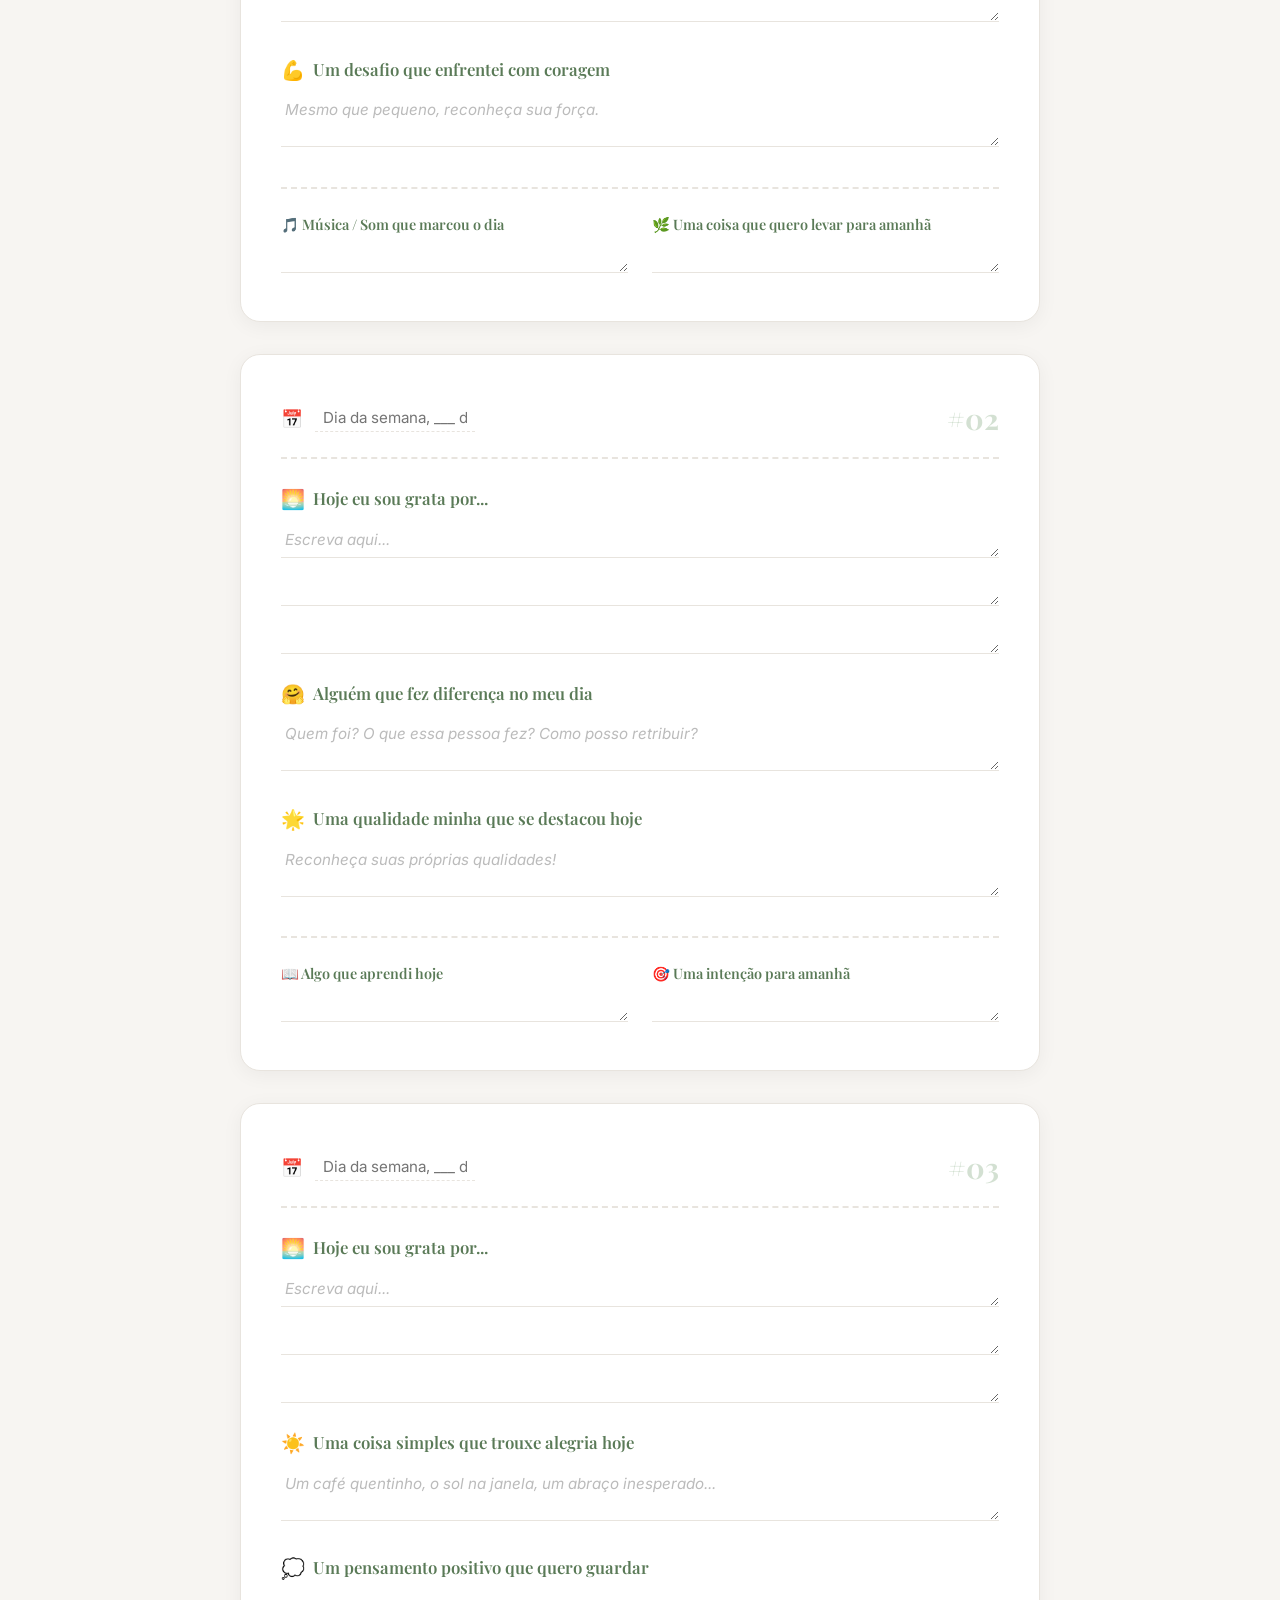
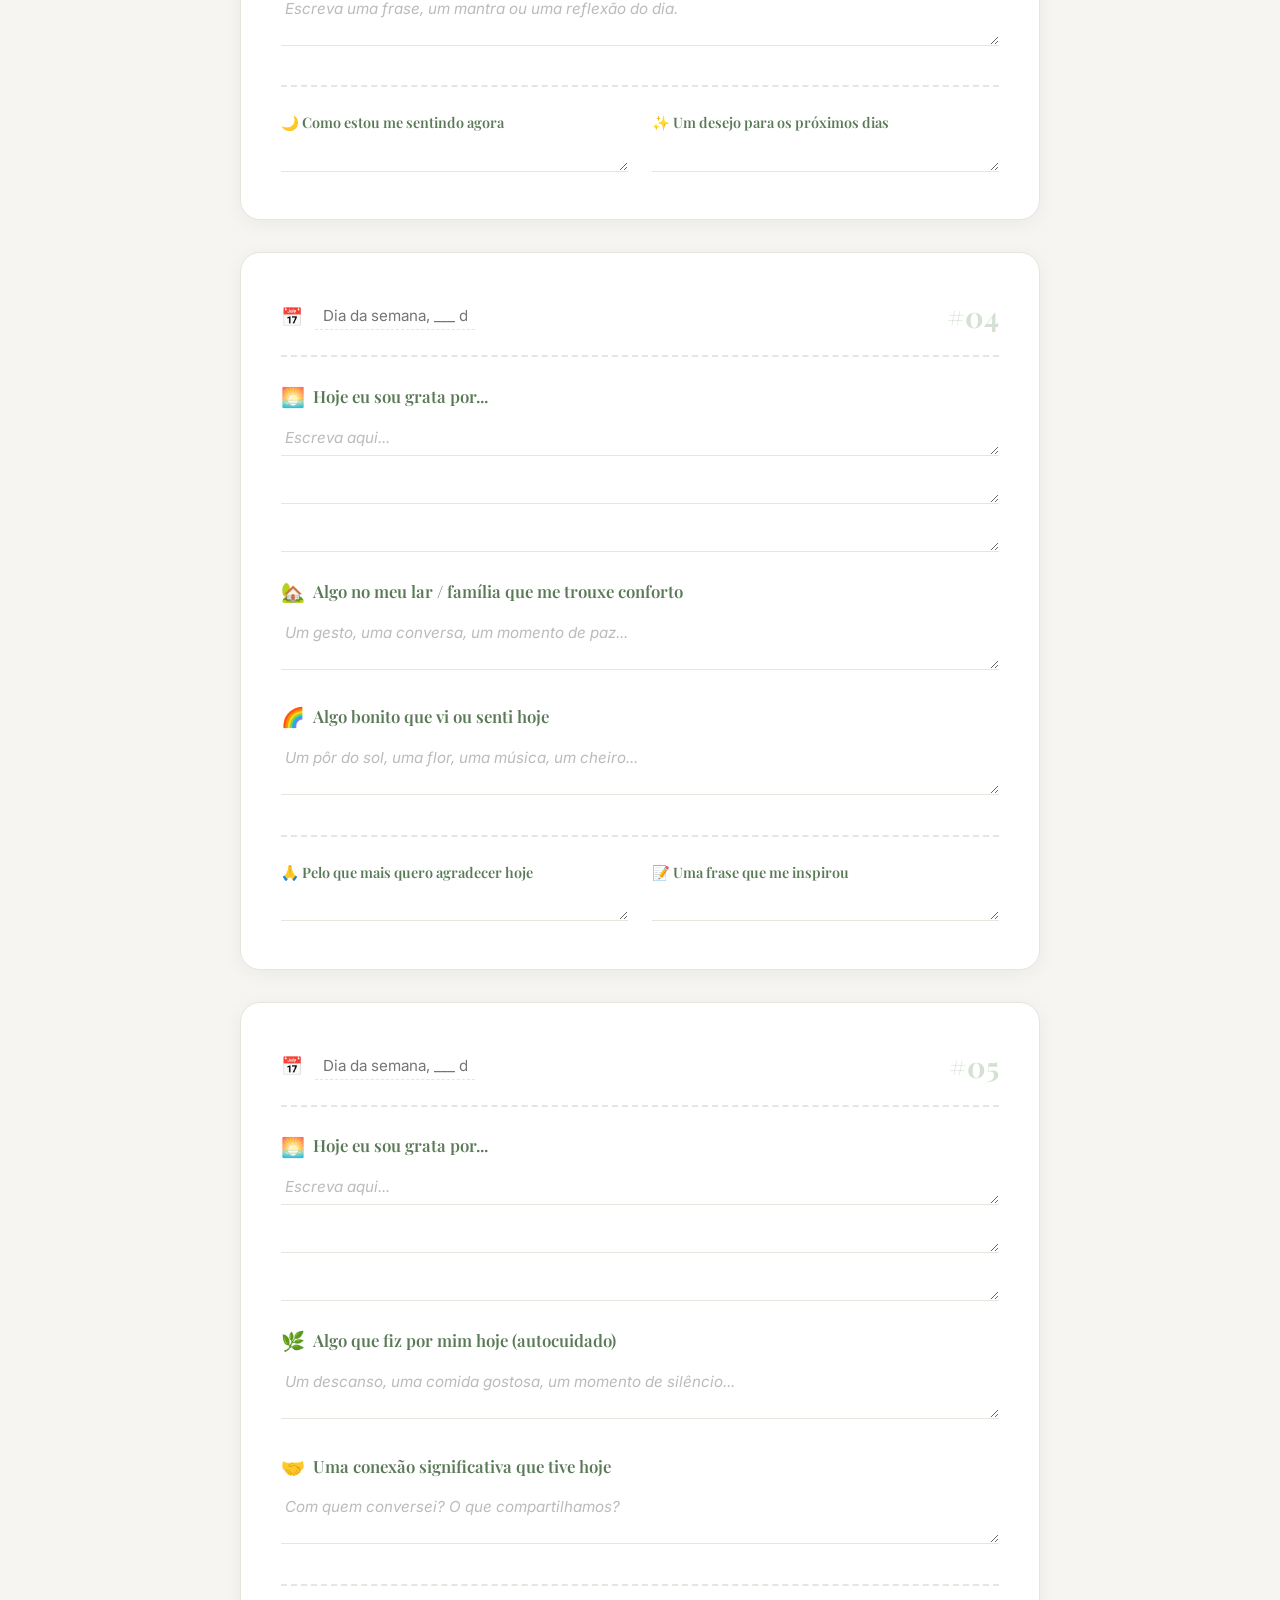
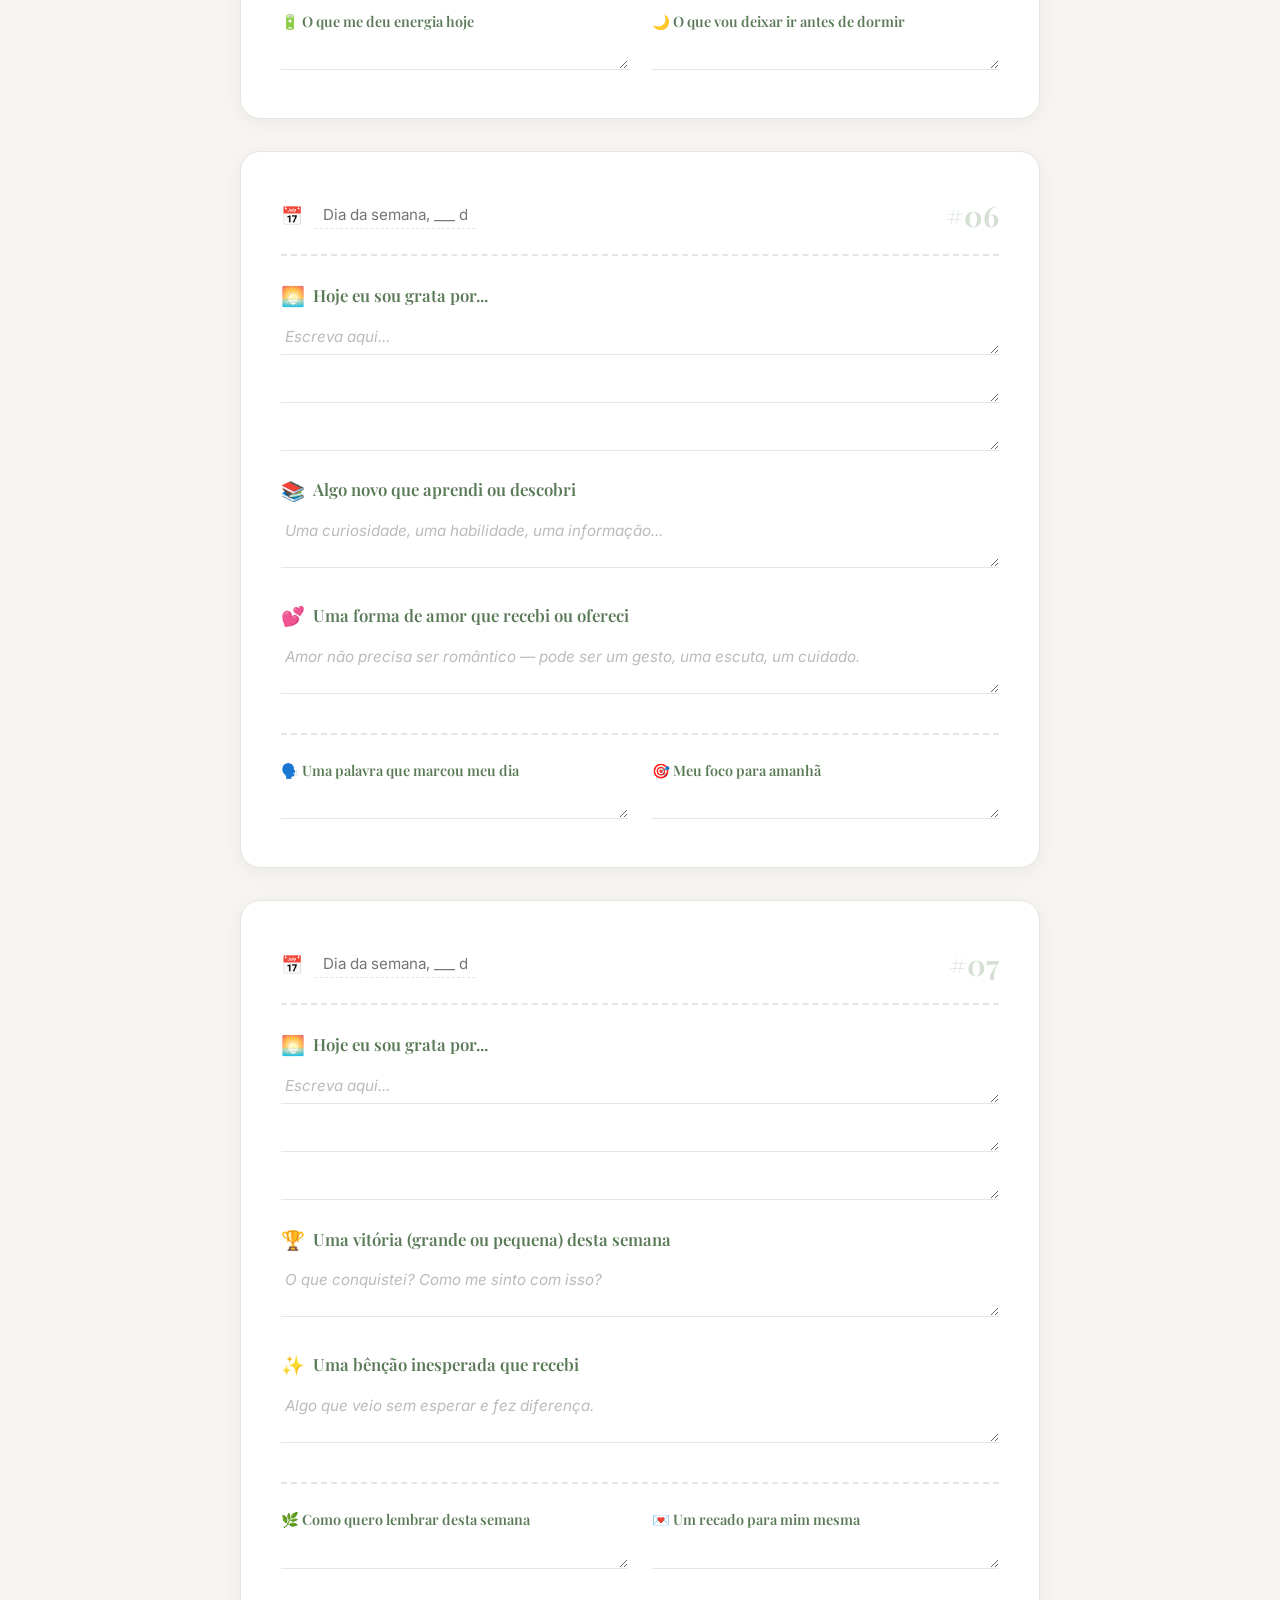
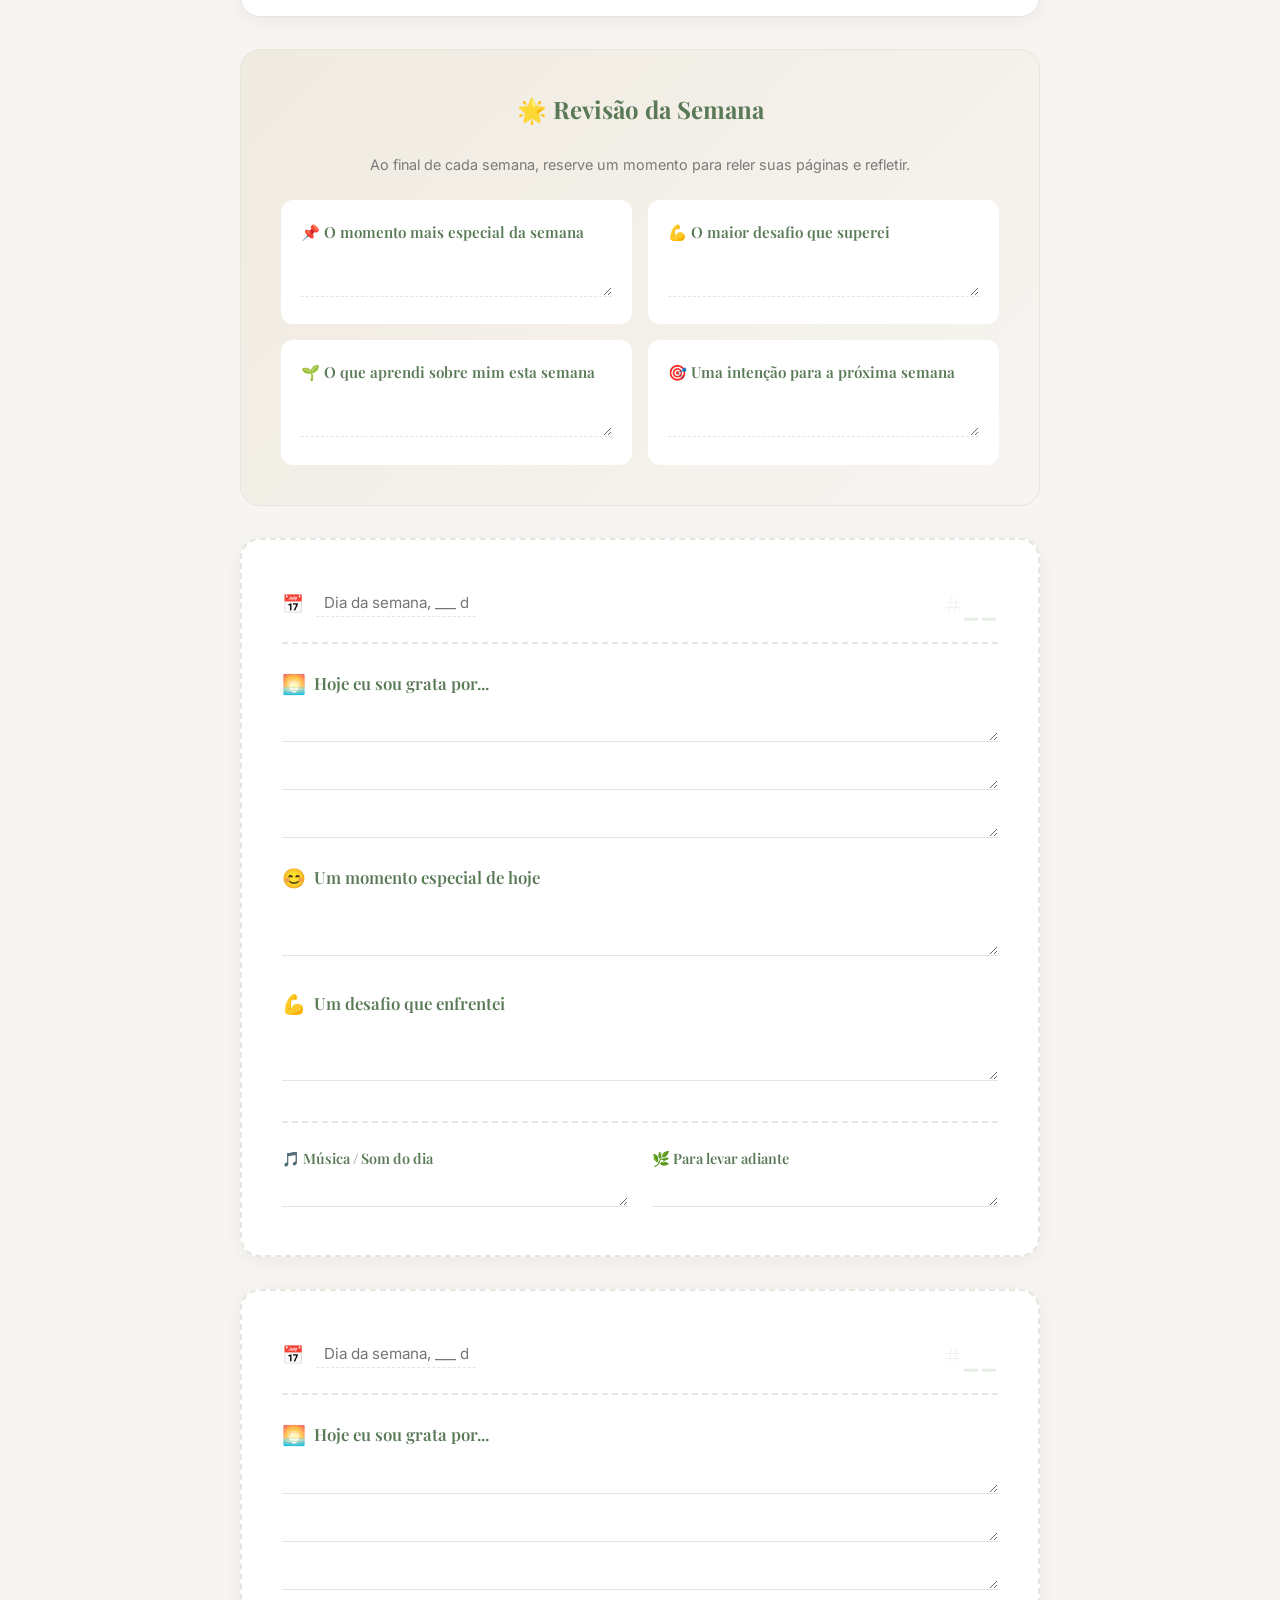
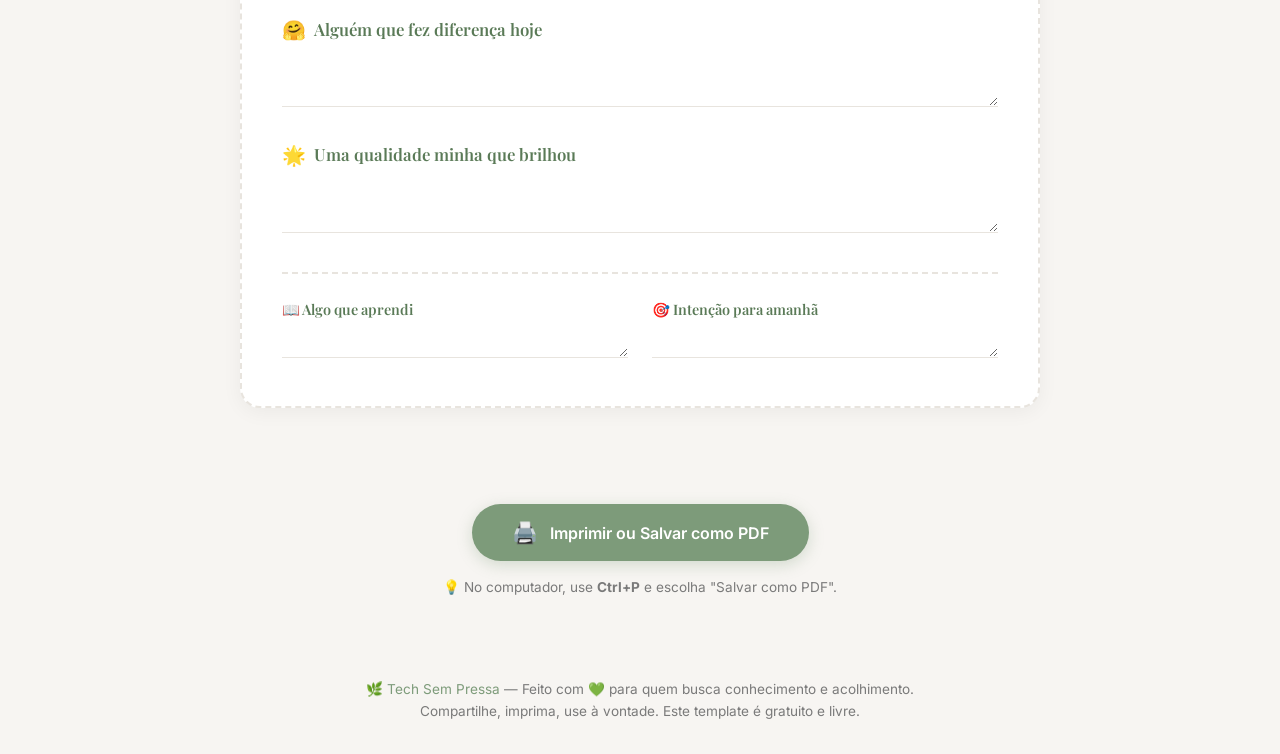
<file: assets/templates/diario-da-gratidao.html>
<!DOCTYPE html>
<html lang="pt-BR">
<head>
  <meta charset="UTF-8">
  <meta name="viewport" content="width=device-width, initial-scale=1.0">
  <title>Diário da Gratidão | Tech Sem Pressa</title>
  <link rel="preconnect" href="https://fonts.gstatic.com" crossorigin>
  <link href="https://fonts.googleapis.com/css2?family=Playfair+Display:wght@400;600;700;800&family=Inter:wght@300;400;500;600&family=Dancing+Script:wght@400;600&display=swap" rel="stylesheet">
  <style>
    /* ===== RESET ===== */
    *, *::before, *::after {
      margin: 0;
      padding: 0;
      box-sizing: border-box;
    }

    :root {
      --cor-verde: #7d9b7a;
      --cor-verde-claro: #a8c3a6;
      --cor-verde-escuro: #5a7a57;
      --cor-lavanda: #d4c9e0;
      --cor-bege: #c9b38b;
      --cor-fundo: #f7f5f2;
      --cor-branco: #ffffff;
      --cor-texto: #3a3a3a;
      --cor-texto-claro: #7a7a7a;
      --cor-borda: #e8e4de;
      --fonte-titulo: 'Playfair Display', Georgia, serif;
      --fonte-corpo: 'Inter', system-ui, sans-serif;
      --fonte-manuscrita: 'Dancing Script', cursive;
    }

    body {
      font-family: var(--fonte-corpo);
      color: var(--cor-texto);
      background: var(--cor-fundo);
      line-height: 1.6;
      -webkit-font-smoothing: antialiased;
    }

    .container {
      max-width: 800px;
      margin: 0 auto;
      padding: 0 1.5rem;
    }

    /* ===== TOPO ===== */
    .topo-bar {
      background: var(--cor-verde-escuro);
      color: #fff;
      text-align: center;
      padding: 0.75rem;
      font-size: 0.85rem;
      font-weight: 500;
    }

    .topo-bar a {
      color: var(--cor-lavanda);
      text-decoration: none;
    }

    .topo-bar a:hover {
      text-decoration: underline;
    }

    /* ===== CAPA ===== */
    .capa {
      background: linear-gradient(135deg, var(--cor-verde-escuro) 0%, var(--cor-verde) 50%, var(--cor-lavanda) 100%);
      color: #fff;
      text-align: center;
      padding: 5rem 2rem 4rem;
      border-radius: 0 0 40px 40px;
      position: relative;
      overflow: hidden;
    }

    .capa::before {
      content: '';
      position: absolute;
      top: -30%;
      left: -30%;
      width: 160%;
      height: 160%;
      background: radial-gradient(circle at 30% 40%, rgba(255,255,255,0.06) 0%, transparent 50%),
                  radial-gradient(circle at 70% 60%, rgba(212,201,224,0.1) 0%, transparent 50%);
    }

    .capa-icon {
      font-size: 4rem;
      margin-bottom: 1rem;
      position: relative;
    }

    .capa h1 {
      font-family: var(--fonte-titulo);
      font-size: 2.8rem;
      font-weight: 800;
      margin-bottom: 0.5rem;
      position: relative;
    }

    .capa p {
      font-size: 1.1rem;
      color: rgba(255,255,255,0.9);
      max-width: 500px;
      margin: 0 auto;
      position: relative;
      font-weight: 300;
    }

    .capa .frase {
      font-family: var(--fonte-manuscrita);
      font-size: 1.4rem;
      color: rgba(255,255,255,0.85);
      margin-top: 1.5rem;
      position: relative;
    }

    .capa .instrucao {
      margin-top: 2rem;
      padding: 1rem 2rem;
      background: rgba(255,255,255,0.12);
      border-radius: 12px;
      display: inline-block;
      font-size: 0.9rem;
      position: relative;
      backdrop-filter: blur(4px);
    }

    .capa .instrucao strong {
      color: #fff;
    }

    /* ===== SEÇÃO INFO ===== */
    .info-section {
      text-align: center;
      padding: 3rem 0 2rem;
    }

    .info-section h2 {
      font-family: var(--fonte-titulo);
      font-size: 1.6rem;
      color: var(--cor-verde-escuro);
      margin-bottom: 1rem;
    }

    .info-grid {
      display: grid;
      grid-template-columns: repeat(auto-fit, minmax(200px, 1fr));
      gap: 1.5rem;
      margin-top: 1.5rem;
    }

    .info-card {
      background: var(--cor-branco);
      border-radius: 16px;
      padding: 1.5rem;
      box-shadow: 0 2px 12px rgba(0,0,0,0.04);
    }

    .info-card .icon {
      font-size: 2rem;
      margin-bottom: 0.5rem;
    }

    .info-card h4 {
      font-family: var(--fonte-titulo);
      font-size: 1rem;
      color: var(--cor-verde-escuro);
      margin-bottom: 0.3rem;
    }

    .info-card p {
      font-size: 0.85rem;
      color: var(--cor-texto-claro);
    }

    /* ===== PÁGINAS DO DIÁRIO ===== */
    .paginas {
      padding: 1rem 0 3rem;
    }

    .pagina {
      background: var(--cor-branco);
      border-radius: 20px;
      box-shadow: 0 4px 20px rgba(0,0,0,0.05);
      padding: 2.5rem;
      margin-bottom: 2rem;
      page-break-inside: avoid;
      break-inside: avoid;
      border: 1px solid var(--cor-borda);
    }

    .pagina-header {
      display: flex;
      justify-content: space-between;
      align-items: center;
      margin-bottom: 1.5rem;
      padding-bottom: 1rem;
      border-bottom: 2px dashed var(--cor-borda);
    }

    .pagina-data {
      display: flex;
      align-items: center;
      gap: 0.75rem;
    }

    .pagina-data .dia-semana {
      font-family: var(--fonte-titulo);
      font-size: 1.1rem;
      color: var(--cor-verde-escuro);
      font-weight: 600;
    }

    .pagina-data input {
      border: none;
      border-bottom: 1px dashed var(--cor-borda);
      font-family: var(--fonte-corpo);
      font-size: 0.95rem;
      color: var(--cor-texto);
      background: transparent;
      padding: 0.25rem 0.5rem;
      width: 160px;
      transition: border-color 0.2s;
    }

    .pagina-data input:focus {
      outline: none;
      border-bottom-color: var(--cor-verde);
    }

    .pagina-numero {
      font-family: var(--fonte-titulo);
      font-size: 1.8rem;
      font-weight: 700;
      color: var(--cor-verde-claro);
      opacity: 0.5;
    }

    /* ===== PROMPTS ===== */
    .prompt {
      margin-bottom: 1.5rem;
    }

    .prompt-label {
      font-family: var(--fonte-titulo);
      font-size: 1.05rem;
      font-weight: 600;
      color: var(--cor-verde-escuro);
      margin-bottom: 0.5rem;
      display: flex;
      align-items: center;
      gap: 0.5rem;
    }

    .prompt-label .emoji {
      font-size: 1.2rem;
    }

    .prompt textarea,
    .prompt .linha {
      width: 100%;
      border: none;
      border-bottom: 1px solid var(--cor-borda);
      font-family: var(--fonte-corpo);
      font-size: 0.95rem;
      color: var(--cor-texto);
      background: transparent;
      padding: 0.5rem 0.25rem;
      resize: vertical;
      min-height: 2rem;
      transition: border-color 0.2s;
    }

    .prompt textarea:focus {
      outline: none;
      border-bottom-color: var(--cor-verde);
    }

    .prompt textarea::placeholder {
      color: #bbb;
      font-style: italic;
    }

    .prompt-linhas {
      display: flex;
      flex-direction: column;
      gap: 0.75rem;
    }

    .prompt-linhas .linha {
      min-height: 1.8rem;
    }

    /* ===== SEÇÃO EXTRA ===== */
    .extra-section {
      margin-top: 2rem;
      padding-top: 1.5rem;
      border-top: 2px dashed var(--cor-borda);
      display: grid;
      grid-template-columns: 1fr 1fr;
      gap: 1.5rem;
    }

    .extra-item label {
      display: block;
      font-family: var(--fonte-titulo);
      font-size: 0.9rem;
      font-weight: 600;
      color: var(--cor-verde-escuro);
      margin-bottom: 0.4rem;
    }

    .extra-item textarea {
      width: 100%;
      border: none;
      border-bottom: 1px solid var(--cor-borda);
      font-family: var(--fonte-corpo);
      font-size: 0.88rem;
      color: var(--cor-texto);
      background: transparent;
      padding: 0.4rem 0.25rem;
      resize: vertical;
      min-height: 1.5rem;
    }

    .extra-item textarea:focus {
      outline: none;
      border-bottom-color: var(--cor-verde);
    }

    /* ===== SEÇÃO MENSAL ===== */
    .mensal-section {
      background: linear-gradient(135deg, #f0ebe0 0%, #f7f5f2 100%);
      border-radius: 20px;
      padding: 2.5rem;
      margin-bottom: 2rem;
      border: 1px solid var(--cor-borda);
      page-break-inside: avoid;
      break-inside: avoid;
    }

    .mensal-section h3 {
      font-family: var(--fonte-titulo);
      font-size: 1.5rem;
      color: var(--cor-verde-escuro);
      text-align: center;
      margin-bottom: 1.5rem;
    }

    .mensal-grid {
      display: grid;
      grid-template-columns: repeat(2, 1fr);
      gap: 1rem;
    }

    .mensal-item {
      background: var(--cor-branco);
      border-radius: 12px;
      padding: 1.25rem;
    }

    .mensal-item label {
      display: block;
      font-family: var(--fonte-titulo);
      font-size: 0.95rem;
      font-weight: 600;
      color: var(--cor-verde-escuro);
      margin-bottom: 0.5rem;
    }

    .mensal-item textarea {
      width: 100%;
      border: none;
      border-bottom: 1px dashed var(--cor-borda);
      font-family: var(--fonte-corpo);
      font-size: 0.9rem;
      color: var(--cor-texto);
      background: transparent;
      padding: 0.3rem 0;
      resize: vertical;
      min-height: 1.2rem;
    }

    .mensal-item textarea:focus {
      outline: none;
      border-bottom-color: var(--cor-verde);
    }

    /* ===== BOTÃO DE IMPRESSÃO ===== */
    .print-btn-wrapper {
      text-align: center;
      padding: 1rem 0 3rem;
    }

    .print-btn {
      display: inline-flex;
      align-items: center;
      gap: 0.75rem;
      padding: 1rem 2.5rem;
      background: var(--cor-verde);
      color: #fff;
      border: none;
      border-radius: 50px;
      font-family: var(--fonte-corpo);
      font-size: 1rem;
      font-weight: 600;
      cursor: pointer;
      transition: all 0.3s ease;
      box-shadow: 0 4px 15px rgba(125,155,122,0.3);
    }

    .print-btn:hover {
      background: var(--cor-verde-escuro);
      transform: translateY(-2px);
      box-shadow: 0 6px 20px rgba(125,155,122,0.4);
    }

    .print-btn .icon {
      font-size: 1.3rem;
    }

    /* ===== RODAPÉ ===== */
    .footer-template {
      text-align: center;
      padding: 2rem 0;
      color: var(--cor-texto-claro);
      font-size: 0.85rem;
    }

    .footer-template a {
      color: var(--cor-verde);
      text-decoration: none;
    }

    .footer-template a:hover {
      text-decoration: underline;
    }

    /* ===== @MEDIA PRINT ===== */
    @media print {
      body {
        background: #fff;
        -webkit-print-color-adjust: exact;
        print-color-adjust: exact;
      }

      .topo-bar,
      .print-btn-wrapper,
      .footer-template {
        display: none !important;
      }

      .capa {
        border-radius: 0;
        padding: 3rem 2rem;
        -webkit-print-color-adjust: exact;
        print-color-adjust: exact;
      }

      .pagina {
        box-shadow: none;
        border: 1px solid #ddd;
        border-radius: 0;
        padding: 2rem;
        margin-bottom: 1.5rem;
        page-break-inside: avoid;
        break-inside: avoid;
      }

      .pagina-data input {
        border-bottom: 1px solid #999;
      }

      .prompt textarea,
      .prompt .linha,
      .extra-item textarea,
      .mensal-item textarea {
        border-bottom: 1px solid #ccc;
        min-height: 1.5rem;
      }

      .mensal-section {
        border-radius: 0;
        -webkit-print-color-adjust: exact;
        print-color-adjust: exact;
      }

      .info-section {
        display: none;
      }

      /* Garantir que cada página quebre corretamente */
      .page-break {
        page-break-before: always;
        break-before: page;
      }
    }

    /* ===== RESPONSIVO ===== */
    @media (max-width: 600px) {
      .capa h1 { font-size: 2rem; }
      .capa { padding: 3rem 1.5rem 2.5rem; }

      .pagina { padding: 1.5rem; }

      .pagina-header { flex-direction: column; gap: 0.5rem; align-items: flex-start; }

      .pagina-data { flex-direction: column; align-items: flex-start; width: 100%; }
      .pagina-data input { width: 100%; }

      .extra-section { grid-template-columns: 1fr; }

      .mensal-grid { grid-template-columns: 1fr; }

      .info-grid { grid-template-columns: 1fr; }
    }
  </style>
</head>
<body>

  <!-- ===== BARRA SUPERIOR ===== -->
  <div class="topo-bar">
    🌿 <a href="../index.html">Tech Sem Pressa</a> — Diário da Gratidão
  </div>

  <!-- ===== CAPA ===== -->
  <div class="capa">
    <div class="capa-icon">🙏</div>
    <h1>Diário da Gratidão</h1>
    <p>Um espaço para registrar pequenas alegrias, aprendizados e momentos que aquecem o coração.</p>
    <div class="frase">"A gratidão transforma o que temos em suficiente."</div>
    <div class="instrucao">
      <strong>Como usar:</strong> Preencha uma página por dia.<br>
      Ao final de cada semana, releia o que escreveu. ✨
    </div>
  </div>

  <!-- ===== INFO ===== -->
  <div class="container">
    <div class="info-section">
      <h2>🌱 Por que praticar a gratidão?</h2>
      <div class="info-grid">
        <div class="info-card">
          <div class="icon">🧠</div>
          <h4>Saúde Mental</h4>
          <p>Reduz estresse e ansiedade, promovendo mais bem-estar emocional.</p>
        </div>
        <div class="info-card">
          <div class="icon">💤</div>
          <h4>Sono Melhor</h4>
          <p>Escrever sobre gratidão antes de dormir melhora a qualidade do sono.</p>
        </div>
        <div class="info-card">
          <div class="icon">💪</div>
          <h4>Resiliência</h4>
          <p>Ajuda a enxergar o lado positivo mesmo em dias difíceis.</p>
        </div>
        <div class="info-card">
          <div class="icon">❤️</div>
          <h4>Autoconhecimento</h4>
          <p>Fortalece a conexão com você mesma e com o que realmente importa.</p>
        </div>
      </div>
    </div>
  </div>

  <!-- ===== PÁGINAS DO DIÁRIO ===== -->
  <div class="container paginas">

    <!-- Página 1 -->
    <div class="pagina">
      <div class="pagina-header">
        <div class="pagina-data">
          <span class="dia-semana">📅</span>
          <input type="text" placeholder="Dia da semana, ___ de _________ de 2026">
        </div>
        <div class="pagina-numero">#01</div>
      </div>

      <div class="prompt">
        <div class="prompt-label"><span class="emoji">🌅</span> Hoje eu sou grata por...</div>
        <div class="prompt-linhas">
          <textarea rows="1" placeholder="Escreva aqui..."></textarea>
          <textarea rows="1" placeholder=""></textarea>
          <textarea rows="1" placeholder=""></textarea>
        </div>
      </div>

      <div class="prompt">
        <div class="prompt-label"><span class="emoji">😊</span> Um momento que me fez sorrir hoje</div>
        <textarea rows="2" placeholder="O que aconteceu? Quem estava envolvido? Como me senti?"></textarea>
      </div>

      <div class="prompt">
        <div class="prompt-label"><span class="emoji">💪</span> Um desafio que enfrentei com coragem</div>
        <textarea rows="2" placeholder="Mesmo que pequeno, reconheça sua força."></textarea>
      </div>

      <div class="extra-section">
        <div class="extra-item">
          <label>🎵 Música / Som que marcou o dia</label>
          <textarea rows="1" placeholder=""></textarea>
        </div>
        <div class="extra-item">
          <label>🌿 Uma coisa que quero levar para amanhã</label>
          <textarea rows="1" placeholder=""></textarea>
        </div>
      </div>
    </div>

    <!-- Página 2 -->
    <div class="pagina">
      <div class="pagina-header">
        <div class="pagina-data">
          <span class="dia-semana">📅</span>
          <input type="text" placeholder="Dia da semana, ___ de _________ de 2026">
        </div>
        <div class="pagina-numero">#02</div>
      </div>

      <div class="prompt">
        <div class="prompt-label"><span class="emoji">🌅</span> Hoje eu sou grata por...</div>
        <div class="prompt-linhas">
          <textarea rows="1" placeholder="Escreva aqui..."></textarea>
          <textarea rows="1" placeholder=""></textarea>
          <textarea rows="1" placeholder=""></textarea>
        </div>
      </div>

      <div class="prompt">
        <div class="prompt-label"><span class="emoji">🤗</span> Alguém que fez diferença no meu dia</div>
        <textarea rows="2" placeholder="Quem foi? O que essa pessoa fez? Como posso retribuir?"></textarea>
      </div>

      <div class="prompt">
        <div class="prompt-label"><span class="emoji">🌟</span> Uma qualidade minha que se destacou hoje</div>
        <textarea rows="2" placeholder="Reconheça suas próprias qualidades!"></textarea>
      </div>

      <div class="extra-section">
        <div class="extra-item">
          <label>📖 Algo que aprendi hoje</label>
          <textarea rows="1" placeholder=""></textarea>
        </div>
        <div class="extra-item">
          <label>🎯 Uma intenção para amanhã</label>
          <textarea rows="1" placeholder=""></textarea>
        </div>
      </div>
    </div>

    <!-- Página 3 -->
    <div class="pagina">
      <div class="pagina-header">
        <div class="pagina-data">
          <span class="dia-semana">📅</span>
          <input type="text" placeholder="Dia da semana, ___ de _________ de 2026">
        </div>
        <div class="pagina-numero">#03</div>
      </div>

      <div class="prompt">
        <div class="prompt-label"><span class="emoji">🌅</span> Hoje eu sou grata por...</div>
        <div class="prompt-linhas">
          <textarea rows="1" placeholder="Escreva aqui..."></textarea>
          <textarea rows="1" placeholder=""></textarea>
          <textarea rows="1" placeholder=""></textarea>
        </div>
      </div>

      <div class="prompt">
        <div class="prompt-label"><span class="emoji">☀️</span> Uma coisa simples que trouxe alegria hoje</div>
        <textarea rows="2" placeholder="Um café quentinho, o sol na janela, um abraço inesperado..."></textarea>
      </div>

      <div class="prompt">
        <div class="prompt-label"><span class="emoji">💭</span> Um pensamento positivo que quero guardar</div>
        <textarea rows="2" placeholder="Escreva uma frase, um mantra ou uma reflexão do dia."></textarea>
      </div>

      <div class="extra-section">
        <div class="extra-item">
          <label>🌙 Como estou me sentindo agora</label>
          <textarea rows="1" placeholder=""></textarea>
        </div>
        <div class="extra-item">
          <label>✨ Um desejo para os próximos dias</label>
          <textarea rows="1" placeholder=""></textarea>
        </div>
      </div>
    </div>

    <!-- Página 4 -->
    <div class="pagina">
      <div class="pagina-header">
        <div class="pagina-data">
          <span class="dia-semana">📅</span>
          <input type="text" placeholder="Dia da semana, ___ de _________ de 2026">
        </div>
        <div class="pagina-numero">#04</div>
      </div>

      <div class="prompt">
        <div class="prompt-label"><span class="emoji">🌅</span> Hoje eu sou grata por...</div>
        <div class="prompt-linhas">
          <textarea rows="1" placeholder="Escreva aqui..."></textarea>
          <textarea rows="1" placeholder=""></textarea>
          <textarea rows="1" placeholder=""></textarea>
        </div>
      </div>

      <div class="prompt">
        <div class="prompt-label"><span class="emoji">🏡</span> Algo no meu lar / família que me trouxe conforto</div>
        <textarea rows="2" placeholder="Um gesto, uma conversa, um momento de paz..."></textarea>
      </div>

      <div class="prompt">
        <div class="prompt-label"><span class="emoji">🌈</span> Algo bonito que vi ou senti hoje</div>
        <textarea rows="2" placeholder="Um pôr do sol, uma flor, uma música, um cheiro..."></textarea>
      </div>

      <div class="extra-section">
        <div class="extra-item">
          <label>🙏 Pelo que mais quero agradecer hoje</label>
          <textarea rows="1" placeholder=""></textarea>
        </div>
        <div class="extra-item">
          <label>📝 Uma frase que me inspirou</label>
          <textarea rows="1" placeholder=""></textarea>
        </div>
      </div>
    </div>

    <!-- Página 5 -->
    <div class="pagina">
      <div class="pagina-header">
        <div class="pagina-data">
          <span class="dia-semana">📅</span>
          <input type="text" placeholder="Dia da semana, ___ de _________ de 2026">
        </div>
        <div class="pagina-numero">#05</div>
      </div>

      <div class="prompt">
        <div class="prompt-label"><span class="emoji">🌅</span> Hoje eu sou grata por...</div>
        <div class="prompt-linhas">
          <textarea rows="1" placeholder="Escreva aqui..."></textarea>
          <textarea rows="1" placeholder=""></textarea>
          <textarea rows="1" placeholder=""></textarea>
        </div>
      </div>

      <div class="prompt">
        <div class="prompt-label"><span class="emoji">🌿</span> Algo que fiz por mim hoje (autocuidado)</div>
        <textarea rows="2" placeholder="Um descanso, uma comida gostosa, um momento de silêncio..."></textarea>
      </div>

      <div class="prompt">
        <div class="prompt-label"><span class="emoji">🤝</span> Uma conexão significativa que tive hoje</div>
        <textarea rows="2" placeholder="Com quem conversei? O que compartilhamos?"></textarea>
      </div>

      <div class="extra-section">
        <div class="extra-item">
          <label>🔋 O que me deu energia hoje</label>
          <textarea rows="1" placeholder=""></textarea>
        </div>
        <div class="extra-item">
          <label>🌙 O que vou deixar ir antes de dormir</label>
          <textarea rows="1" placeholder=""></textarea>
        </div>
      </div>
    </div>

    <!-- Página 6 -->
    <div class="pagina">
      <div class="pagina-header">
        <div class="pagina-data">
          <span class="dia-semana">📅</span>
          <input type="text" placeholder="Dia da semana, ___ de _________ de 2026">
        </div>
        <div class="pagina-numero">#06</div>
      </div>

      <div class="prompt">
        <div class="prompt-label"><span class="emoji">🌅</span> Hoje eu sou grata por...</div>
        <div class="prompt-linhas">
          <textarea rows="1" placeholder="Escreva aqui..."></textarea>
          <textarea rows="1" placeholder=""></textarea>
          <textarea rows="1" placeholder=""></textarea>
        </div>
      </div>

      <div class="prompt">
        <div class="prompt-label"><span class="emoji">📚</span> Algo novo que aprendi ou descobri</div>
        <textarea rows="2" placeholder="Uma curiosidade, uma habilidade, uma informação..."></textarea>
      </div>

      <div class="prompt">
        <div class="prompt-label"><span class="emoji">💕</span> Uma forma de amor que recebi ou ofereci</div>
        <textarea rows="2" placeholder="Amor não precisa ser romântico — pode ser um gesto, uma escuta, um cuidado."></textarea>
      </div>

      <div class="extra-section">
        <div class="extra-item">
          <label>🗣️ Uma palavra que marcou meu dia</label>
          <textarea rows="1" placeholder=""></textarea>
        </div>
        <div class="extra-item">
          <label>🎯 Meu foco para amanhã</label>
          <textarea rows="1" placeholder=""></textarea>
        </div>
      </div>
    </div>

    <!-- Página 7 -->
    <div class="pagina">
      <div class="pagina-header">
        <div class="pagina-data">
          <span class="dia-semana">📅</span>
          <input type="text" placeholder="Dia da semana, ___ de _________ de 2026">
        </div>
        <div class="pagina-numero">#07</div>
      </div>

      <div class="prompt">
        <div class="prompt-label"><span class="emoji">🌅</span> Hoje eu sou grata por...</div>
        <div class="prompt-linhas">
          <textarea rows="1" placeholder="Escreva aqui..."></textarea>
          <textarea rows="1" placeholder=""></textarea>
          <textarea rows="1" placeholder=""></textarea>
        </div>
      </div>

      <div class="prompt">
        <div class="prompt-label"><span class="emoji">🏆</span> Uma vitória (grande ou pequena) desta semana</div>
        <textarea rows="2" placeholder="O que conquistei? Como me sinto com isso?"></textarea>
      </div>

      <div class="prompt">
        <div class="prompt-label"><span class="emoji">✨</span> Uma bênção inesperada que recebi</div>
        <textarea rows="2" placeholder="Algo que veio sem esperar e fez diferença."></textarea>
      </div>

      <div class="extra-section">
        <div class="extra-item">
          <label>🌿 Como quero lembrar desta semana</label>
          <textarea rows="1" placeholder=""></textarea>
        </div>
        <div class="extra-item">
          <label>💌 Um recado para mim mesma</label>
          <textarea rows="1" placeholder=""></textarea>
        </div>
      </div>
    </div>

    <!-- ===== PÁGINA DE REVISÃO SEMANAL ===== -->
    <div class="page-break"></div>

    <div class="mensal-section">
      <h3>🌟 Revisão da Semana</h3>
      <p style="text-align:center;color:var(--cor-texto-claro);margin-bottom:1.5rem;font-size:0.9rem;">
        Ao final de cada semana, reserve um momento para reler suas páginas e refletir.
      </p>
      <div class="mensal-grid">
        <div class="mensal-item">
          <label>📌 O momento mais especial da semana</label>
          <textarea rows="2" placeholder=""></textarea>
        </div>
        <div class="mensal-item">
          <label>💪 O maior desafio que superei</label>
          <textarea rows="2" placeholder=""></textarea>
        </div>
        <div class="mensal-item">
          <label>🌱 O que aprendi sobre mim esta semana</label>
          <textarea rows="2" placeholder=""></textarea>
        </div>
        <div class="mensal-item">
          <label>🎯 Uma intenção para a próxima semana</label>
          <textarea rows="2" placeholder=""></textarea>
        </div>
      </div>
    </div>

    <!-- Páginas extras em branco (cópia das primeiras para continuar) -->
    <div class="page-break"></div>

    <div class="pagina" style="border: 2px dashed var(--cor-borda);">
      <div class="pagina-header" style="border-bottom-color: var(--cor-borda);">
        <div class="pagina-data">
          <span class="dia-semana">📅</span>
          <input type="text" placeholder="Dia da semana, ___ de _________ de 2026">
        </div>
        <div class="pagina-numero" style="opacity:0.3;">#__</div>
      </div>

      <div class="prompt">
        <div class="prompt-label"><span class="emoji">🌅</span> Hoje eu sou grata por...</div>
        <div class="prompt-linhas">
          <textarea rows="1" placeholder=""></textarea>
          <textarea rows="1" placeholder=""></textarea>
          <textarea rows="1" placeholder=""></textarea>
        </div>
      </div>

      <div class="prompt">
        <div class="prompt-label"><span class="emoji">😊</span> Um momento especial de hoje</div>
        <textarea rows="2" placeholder=""></textarea>
      </div>

      <div class="prompt">
        <div class="prompt-label"><span class="emoji">💪</span> Um desafio que enfrentei</div>
        <textarea rows="2" placeholder=""></textarea>
      </div>

      <div class="extra-section">
        <div class="extra-item">
          <label>🎵 Música / Som do dia</label>
          <textarea rows="1" placeholder=""></textarea>
        </div>
        <div class="extra-item">
          <label>🌿 Para levar adiante</label>
          <textarea rows="1" placeholder=""></textarea>
        </div>
      </div>
    </div>

    <!-- Mais uma página extra em branco -->
    <div class="pagina" style="border: 2px dashed var(--cor-borda);">
      <div class="pagina-header" style="border-bottom-color: var(--cor-borda);">
        <div class="pagina-data">
          <span class="dia-semana">📅</span>
          <input type="text" placeholder="Dia da semana, ___ de _________ de 2026">
        </div>
        <div class="pagina-numero" style="opacity:0.3;">#__</div>
      </div>

      <div class="prompt">
        <div class="prompt-label"><span class="emoji">🌅</span> Hoje eu sou grata por...</div>
        <div class="prompt-linhas">
          <textarea rows="1" placeholder=""></textarea>
          <textarea rows="1" placeholder=""></textarea>
          <textarea rows="1" placeholder=""></textarea>
        </div>
      </div>

      <div class="prompt">
        <div class="prompt-label"><span class="emoji">🤗</span> Alguém que fez diferença hoje</div>
        <textarea rows="2" placeholder=""></textarea>
      </div>

      <div class="prompt">
        <div class="prompt-label"><span class="emoji">🌟</span> Uma qualidade minha que brilhou</div>
        <textarea rows="2" placeholder=""></textarea>
      </div>

      <div class="extra-section">
        <div class="extra-item">
          <label>📖 Algo que aprendi</label>
          <textarea rows="1" placeholder=""></textarea>
        </div>
        <div class="extra-item">
          <label>🎯 Intenção para amanhã</label>
          <textarea rows="1" placeholder=""></textarea>
        </div>
      </div>
    </div>

  </div>

  <!-- ===== BOTÃO IMPRIMIR ===== -->
  <div class="container">
    <div class="print-btn-wrapper">
      <button class="print-btn" onclick="window.print()">
        <span class="icon">🖨️</span>
        Imprimir ou Salvar como PDF
      </button>
      <p style="margin-top:1rem;font-size:0.85rem;color:var(--cor-texto-claro);">
        💡 No computador, use <strong>Ctrl+P</strong> e escolha "Salvar como PDF".
      </p>
    </div>
  </div>

  <!-- ===== RODAPÉ ===== -->
  <div class="footer-template">
    <p>
      🌿 <a href="../index.html">Tech Sem Pressa</a> — Feito com 💚 para quem busca conhecimento e acolhimento.<br>
      Compartilhe, imprima, use à vontade. Este template é gratuito e livre.
    </p>
  </div>

</body>
</html>
</file>
<file: assets/css/style.css>
/* ==========================================
   TECH SEM PRESSA - ESTILO PRINCIPAL
   ========================================== */

/* --- RESET & BASE --- */
*,
*::before,
*::after {
  margin: 0;
  padding: 0;
  box-sizing: border-box;
}

:root {
  --color-primary: #7d9b7a;
  --color-primary-light: #a8c3a6;
  --color-primary-dark: #5a7a57;
  --color-secondary: #b8a9c9;
  --color-secondary-light: #d4c9e0;
  --color-accent: #c9b38b;
  --color-bg: #f5f3ef;
  --color-bg-alt: #ffffff;
  --color-text: #3a3a3a;
  --color-text-light: #6b6b6b;
  --color-border: #e0dcd4;
  --color-heading: #2d2d2d;
  --font-heading: 'Playfair Display', 'DM Serif Display', Georgia, serif;
  --font-body: 'Inter', 'Poppins', system-ui, sans-serif;
  --max-width: 1100px;
  --radius: 12px;
  --shadow: 0 4px 20px rgba(0, 0, 0, 0.06);
  --shadow-hover: 0 8px 30px rgba(0, 0, 0, 0.1);
  --transition: all 0.3s ease;
}

html {
  scroll-behavior: smooth;
  font-size: 16px;
}

body {
  font-family: var(--font-body);
  color: var(--color-text);
  background-color: var(--color-bg);
  line-height: 1.7;
  -webkit-font-smoothing: antialiased;
}

img {
  max-width: 100%;
  height: auto;
  display: block;
}

a {
  color: var(--color-primary-dark);
  text-decoration: none;
  transition: var(--transition);
}

a:hover {
  color: var(--color-primary);
}

ul, ol {
  list-style: none;
}

.main ul, .main ol,
article ul, article ol {
  list-style: disc;
  padding-left: 1.5rem;
}

.main ul ul, .main ol ol,
article ul ul, article ol ol {
  list-style: circle;
  padding-left: 1.5rem;
}

.container {
  width: 100%;
  max-width: var(--max-width);
  margin: 0 auto;
  padding: 0 1.5rem;
}

/* --- TIPOGRAFIA --- */
h1, h2, h3, h4, h5, h6 {
  font-family: var(--font-heading);
  color: var(--color-heading);
  line-height: 1.3;
  font-weight: 700;
}

h1 { font-size: 2.5rem; }
h2 { font-size: 2rem; }
h3 { font-size: 1.5rem; }
h4 { font-size: 1.25rem; }

p {
  margin-bottom: 1rem;
  color: var(--color-text-light);
}

/* --- HEADER / NAVBAR --- */
.header {
  background: var(--color-bg-alt);
  box-shadow: 0 2px 10px rgba(0, 0, 0, 0.04);
  position: fixed;
  top: 0;
  left: 0;
  right: 0;
  z-index: 1000;
  padding: 0.75rem 0;
}

.header .container {
  display: flex;
  align-items: center;
  justify-content: space-between;
}

.logo {
  font-family: var(--font-heading);
  font-size: 1.5rem;
  font-weight: 700;
  color: var(--color-primary-dark);
  letter-spacing: -0.02em;
}

.logo span {
  color: var(--color-secondary);
}

.nav-menu {
  display: flex;
  align-items: center;
  gap: 1.5rem;
}

.nav-menu a {
  font-size: 0.88rem;
  font-weight: 500;
  color: var(--color-text);
  padding: 0.5rem 0;
  position: relative;
  transition: var(--transition);
}

.nav-menu a::after {
  content: '';
  position: absolute;
  bottom: 0;
  left: 0;
  width: 0;
  height: 2px;
  background: var(--color-primary);
  transition: var(--transition);
}

.nav-menu a:hover::after,
.nav-menu a.active::after {
  width: 100%;
}

.nav-menu a:hover,
.nav-menu a.active {
  color: var(--color-primary-dark);
}

/* Menu Toggle (mobile) */
.menu-toggle {
  display: none;
  flex-direction: column;
  cursor: pointer;
  gap: 5px;
  background: none;
  border: none;
  padding: 4px;
}

.menu-toggle span {
  width: 25px;
  height: 3px;
  background: var(--color-text);
  border-radius: 3px;
  transition: var(--transition);
}

/* --- HERO SECTION --- */
.hero {
  padding: 8rem 0 4rem;
  background: linear-gradient(135deg, var(--color-primary-dark) 0%, var(--color-primary) 60%, var(--color-secondary) 100%);
  color: #fff;
  text-align: center;
  position: relative;
  overflow: hidden;
}

.hero::before {
  content: '';
  position: absolute;
  top: 0;
  left: 0;
  right: 0;
  bottom: 0;
  background: url("data:image/svg+xml,%3Csvg width='60' height='60' viewBox='0 0 60 60' xmlns='http://www.w3.org/2000/svg'%3E%3Cg fill='none' fill-rule='evenodd'%3E%3Cg fill='%23ffffff' fill-opacity='0.05'%3E%3Cpath d='M36 34v-4h-2v4h-4v2h4v4h2v-4h4v-2h-4zm0-30V0h-2v4h-4v2h4v4h2V6h4V4h-4zM6 34v-4H4v4H0v2h4v4h2v-4h4v-2H6zM6 4V0H4v4H0v2h4v4h2V6h4V4H6z'/%3E%3C/g%3E%3C/g%3E%3C/svg%3E");
  opacity: 0.3;
}

.hero h1 {
  font-size: 3rem;
  color: #fff;
  margin-bottom: 1rem;
  position: relative;
}

.hero p {
  font-size: 1.2rem;
  color: rgba(255, 255, 255, 0.9);
  max-width: 600px;
  margin: 0 auto 2rem;
  position: relative;
}

.hero-avatar {
  width: 120px;
  height: 120px;
  border-radius: 50%;
  border: 3px solid rgba(255, 255, 255, 0.3);
  margin: 0 auto 1.5rem;
  background: rgba(255, 255, 255, 0.15);
  display: flex;
  align-items: center;
  justify-content: center;
  font-size: 3rem;
  position: relative;
}

/* --- MAIN CONTENT --- */
.main {
  padding: 3rem 0;
}

.page-header {
  padding: 8rem 0 2rem;
  background: linear-gradient(135deg, var(--color-primary-dark) 0%, var(--color-primary) 50%, var(--color-primary-light) 100%);
  color: #fff;
  text-align: center;
  position: relative;
  overflow: hidden;
}

.page-header::before {
  content: '';
  position: absolute;
  top: -50%;
  left: -50%;
  width: 200%;
  height: 200%;
  background: radial-gradient(circle at 30% 50%, rgba(255,255,255,0.05) 0%, transparent 50%),
              radial-gradient(circle at 70% 50%, rgba(184,169,201,0.1) 0%, transparent 50%);
}

.page-header h1 {
  color: #fff;
  font-size: 2.5rem;
  position: relative;
}

.page-header p {
  color: rgba(255, 255, 255, 0.85);
  font-size: 1.1rem;
  max-width: 600px;
  margin: 0.5rem auto 0;
  position: relative;
}

/* --- CARDS GRID --- */
.cards-grid {
  display: grid;
  grid-template-columns: repeat(auto-fill, minmax(300px, 1fr));
  gap: 2rem;
  margin-top: 2rem;
}

.card {
  background: var(--color-bg-alt);
  border-radius: var(--radius);
  box-shadow: var(--shadow);
  overflow: hidden;
  transition: var(--transition);
  padding: 1.5rem;
}

.card:hover {
  box-shadow: var(--shadow-hover);
  transform: translateY(-4px);
}

.card-icon {
  font-size: 2.5rem;
  margin-bottom: 1rem;
}

.card h3 {
  margin-bottom: 0.75rem;
  font-size: 1.2rem;
}

.card p {
  font-size: 0.95rem;
  color: var(--color-text-light);
  margin-bottom: 1rem;
}

.card-link {
  display: inline-flex;
  align-items: center;
  gap: 0.5rem;
  font-weight: 600;
  font-size: 0.9rem;
  color: var(--color-primary-dark);
}

.card-link:hover {
  gap: 0.75rem;
}

/* --- POSTS LIST --- */
.posts-list {
  display: flex;
  flex-direction: column;
  gap: 1.5rem;
  margin-top: 2rem;
}

.post-item {
  background: var(--color-bg-alt);
  border-radius: var(--radius);
  box-shadow: var(--shadow);
  padding: 2rem;
  transition: var(--transition);
}

.post-item:hover {
  box-shadow: var(--shadow-hover);
  transform: translateY(-2px);
}

.post-item .post-meta {
  font-size: 0.85rem;
  color: var(--color-text-light);
  margin-bottom: 0.5rem;
  display: flex;
  gap: 1rem;
  align-items: center;
}

.post-item .post-category {
  background: var(--color-primary-light);
  color: #fff;
  padding: 0.15rem 0.75rem;
  border-radius: 20px;
  font-size: 0.75rem;
  font-weight: 600;
}

.post-item h3 {
  margin-bottom: 0.5rem;
}

.post-item h3 a {
  color: var(--color-heading);
}

.post-item h3 a:hover {
  color: var(--color-primary-dark);
}

.post-item p {
  font-size: 0.95rem;
  color: var(--color-text-light);
}

/* --- ABOUT PAGE --- */
.about-content {
  display: grid;
  grid-template-columns: 1fr 2fr;
  gap: 3rem;
  align-items: start;
}

.about-image {
  border-radius: var(--radius);
  overflow: hidden;
  box-shadow: var(--shadow);
}

.about-image img {
  width: 100%;
  height: auto;
}

.about-text h2 {
  margin-bottom: 1rem;
}

.about-text p {
  margin-bottom: 1rem;
}

/* --- CONTACT FORM --- */
.contact-form {
  max-width: 600px;
  margin: 0 auto;
  background: var(--color-bg-alt);
  padding: 2.5rem;
  border-radius: var(--radius);
  box-shadow: var(--shadow);
}

.form-group {
  margin-bottom: 1.25rem;
}

.form-group label {
  display: block;
  font-weight: 600;
  margin-bottom: 0.5rem;
  font-size: 0.9rem;
  color: var(--color-text);
}

.form-group input,
.form-group textarea,
.form-group select {
  width: 100%;
  padding: 0.75rem 1rem;
  border: 2px solid var(--color-border);
  border-radius: 8px;
  font-family: var(--font-body);
  font-size: 0.95rem;
  transition: var(--transition);
  background: var(--color-bg);
}

.form-group input:focus,
.form-group textarea:focus,
.form-group select:focus {
  outline: none;
  border-color: var(--color-primary);
  box-shadow: 0 0 0 3px rgba(125, 155, 122, 0.15);
}

.form-group textarea {
  resize: vertical;
  min-height: 150px;
}

/* --- BUTTONS --- */
.btn {
  display: inline-block;
  padding: 0.75rem 2rem;
  border-radius: 8px;
  font-family: var(--font-body);
  font-weight: 600;
  font-size: 0.95rem;
  cursor: pointer;
  transition: var(--transition);
  border: none;
  text-align: center;
}

.btn-primary {
  background: var(--color-primary);
  color: #fff;
}

.btn-primary:hover {
  background: var(--color-primary-dark);
  color: #fff;
  transform: translateY(-2px);
  box-shadow: 0 4px 15px rgba(125, 155, 122, 0.3);
}

.btn-secondary {
  background: transparent;
  color: var(--color-primary-dark);
  border: 2px solid var(--color-primary);
}

.btn-secondary:hover {
  background: var(--color-primary);
  color: #fff;
}

/* --- RESOURCES SECTION --- */
.resource-category {
  margin-bottom: 3rem;
}

.resource-category h2 {
  display: flex;
  align-items: center;
  gap: 0.75rem;
  margin-bottom: 1.5rem;
  padding-bottom: 0.75rem;
  border-bottom: 3px solid var(--color-primary-light);
}

.resource-item {
  background: var(--color-bg-alt);
  padding: 1.5rem;
  border-radius: var(--radius);
  box-shadow: var(--shadow);
  margin-bottom: 1rem;
  display: flex;
  align-items: center;
  gap: 1rem;
}

.resource-item .resource-icon {
  font-size: 2rem;
  flex-shrink: 0;
}

.resource-item .resource-info h4 {
  margin-bottom: 0.25rem;
}

.resource-item .resource-info p {
  font-size: 0.9rem;
  margin-bottom: 0;
}

.resource-item .resource-link {
  margin-left: auto;
  flex-shrink: 0;
}

/* --- FOOTER --- */
.footer {
  background: var(--color-text);
  color: rgba(255, 255, 255, 0.8);
  padding: 3rem 0 1.5rem;
  margin-top: 4rem;
}

.footer-grid {
  display: grid;
  grid-template-columns: repeat(auto-fit, minmax(200px, 1fr));
  gap: 2rem;
  margin-bottom: 2rem;
}

.footer h4 {
  color: #fff;
  margin-bottom: 1rem;
  font-size: 1.1rem;
  font-family: var(--font-heading);
}

.footer a {
  color: rgba(255, 255, 255, 0.7);
  display: block;
  margin-bottom: 0.5rem;
  font-size: 0.9rem;
}

.footer a:hover {
  color: var(--color-primary-light);
}

.footer-bottom {
  text-align: center;
  padding-top: 1.5rem;
  border-top: 1px solid rgba(255, 255, 255, 0.1);
  font-size: 0.85rem;
}

/* --- BREADCRUMB --- */
.breadcrumb {
  display: flex;
  gap: 0.5rem;
  font-size: 0.85rem;
  margin-bottom: 1.5rem;
  color: var(--color-text-light);
}

.breadcrumb a {
  color: var(--color-text-light);
}

.breadcrumb a:hover {
  color: var(--color-primary-dark);
}

.breadcrumb span {
  color: var(--color-primary-dark);
  font-weight: 600;
}

/* --- SECTION TITLE --- */
.section-title {
  text-align: center;
  margin-bottom: 2.5rem;
}

.section-title h2 {
  position: relative;
  display: inline-block;
  padding-bottom: 0.75rem;
}

.section-title h2::after {
  content: '';
  position: absolute;
  bottom: 0;
  left: 50%;
  transform: translateX(-50%);
  width: 60px;
  height: 3px;
  background: var(--color-primary);
  border-radius: 3px;
}

.section-title p {
  margin-top: 0.75rem;
  max-width: 500px;
  margin-left: auto;
  margin-right: auto;
}

/* --- CATEGORY GRID (HOME) --- */
.categories-home {
  display: grid;
  grid-template-columns: repeat(auto-fit, minmax(250px, 1fr));
  gap: 1.5rem;
}

.category-card {
  background: var(--color-bg-alt);
  border-radius: var(--radius);
  padding: 2rem 1.5rem;
  text-align: center;
  box-shadow: var(--shadow);
  transition: var(--transition);
  cursor: pointer;
}

.category-card:hover {
  transform: translateY(-5px);
  box-shadow: var(--shadow-hover);
}

.category-card .cat-icon {
  font-size: 2.5rem;
  margin-bottom: 1rem;
}

.category-card h3 {
  font-size: 1.1rem;
  margin-bottom: 0.5rem;
}

.category-card p {
  font-size: 0.9rem;
  color: var(--color-text-light);
  margin-bottom: 0;
}

/* --- NEWSLETTER --- */
.newsletter {
  background: linear-gradient(135deg, var(--color-primary-dark) 0%, var(--color-primary) 50%, var(--color-secondary) 100%);
  padding: 3rem 2rem;
  border-radius: var(--radius);
  text-align: center;
  color: #fff;
  margin-top: 3rem;
}

.newsletter h3 {
  color: #fff;
  margin-bottom: 0.75rem;
}

.newsletter p {
  color: rgba(255, 255, 255, 0.9);
  margin-bottom: 1.5rem;
}

.newsletter-form {
  display: flex;
  max-width: 500px;
  margin: 0 auto;
  gap: 0.5rem;
}

.newsletter-form input {
  flex: 1;
  padding: 0.75rem 1rem;
  border: none;
  border-radius: 8px;
  font-family: var(--font-body);
  font-size: 0.95rem;
}

.newsletter-form input:focus {
  outline: none;
  box-shadow: 0 0 0 3px rgba(184, 169, 201, 0.3);
}

.newsletter-form .btn {
  background: var(--color-accent);
  color: var(--color-text);
}

.newsletter-form .btn:hover {
  background: #c9b38b;
  color: var(--color-text);
}

/* --- GUIA - COMECE AQUI --- */
.guia-wrapper {
  max-width: 720px;
  margin: 0 auto;
}

.guia-intro {
  text-align: center;
  margin-bottom: 3rem;
}

.guia-intro-icon {
  font-size: 3.5rem;
  margin-bottom: 0.75rem;
}

.guia-intro h2 {
  margin-bottom: 0.5rem;
}

.guia-intro p {
  max-width: 520px;
  margin: 0 auto;
  font-size: 1.05rem;
}

/* Timeline */
.guia-timeline {
  position: relative;
  padding-left: 3rem;
  margin-bottom: 3rem;
}

.guia-timeline::before {
  content: '';
  position: absolute;
  left: 15px;
  top: 10px;
  bottom: 10px;
  width: 2px;
  background: var(--color-primary-light);
  border-radius: 2px;
}

.guia-item {
  position: relative;
  margin-bottom: 1.5rem;
}

.guia-item:last-child {
  margin-bottom: 0;
}

.guia-marker {
  position: absolute;
  left: -3rem;
  top: 0;
  width: 32px;
  height: 32px;
  border-radius: 50%;
  background: var(--color-primary);
  color: #fff;
  display: flex;
  align-items: center;
  justify-content: center;
  font-family: var(--font-heading);
  font-size: 0.85rem;
  font-weight: 700;
  z-index: 1;
  box-shadow: 0 0 0 4px var(--color-bg);
}

.guia-card {
  background: var(--color-bg-alt);
  border-radius: var(--radius);
  padding: 1.25rem 1.5rem;
  box-shadow: var(--shadow);
  transition: var(--transition);
}

.guia-card:hover {
  box-shadow: var(--shadow-hover);
  transform: translateY(-2px);
}

.guia-card h3 {
  margin-bottom: 0.4rem;
  font-size: 1.15rem;
}

.guia-card p {
  margin-bottom: 0;
  font-size: 0.95rem;
}

.guia-tags {
  display: flex;
  flex-wrap: wrap;
  gap: 0.6rem;
  margin-top: 0.75rem;
}

.guia-tag {
  display: inline-flex;
  align-items: center;
  gap: 0.35rem;
  padding: 0.4rem 1rem;
  border-radius: 50px;
  font-size: 0.85rem;
  font-weight: 600;
  transition: var(--transition);
}

.guia-tag:hover {
  transform: translateY(-2px);
  box-shadow: 0 4px 12px rgba(0,0,0,0.1);
}

.tag-tech {
  background: #e8f0e6;
  color: var(--color-primary-dark);
}

.tag-tech:hover {
  background: var(--color-primary);
  color: #fff;
}

.tag-diario {
  background: #eae5f0;
  color: #7a6b8a;
}

.tag-diario:hover {
  background: var(--color-secondary);
  color: #fff;
}

.tag-recursos {
  background: #f0ebe0;
  color: #8a7a5a;
}

.tag-recursos:hover {
  background: var(--color-accent);
  color: #fff;
}

/* --- DECORATIVE ELEMENTS --- */
.deco-leaf {
  display: inline-block;
  width: 24px;
  height: 24px;
  opacity: 0.2;
}

/* --- RESPONSIVE --- */
@media (max-width: 768px) {
  .menu-toggle {
    display: flex;
  }

  .nav-menu {
    position: fixed;
    top: 60px;
    left: 0;
    right: 0;
    background: var(--color-bg-alt);
    flex-direction: column;
    padding: 1.5rem;
    gap: 1rem;
    box-shadow: var(--shadow);
    transform: translateY(-100%);
    opacity: 0;
    pointer-events: none;
    transition: var(--transition);
  }

  .nav-menu.active {
    transform: translateY(0);
    opacity: 1;
    pointer-events: all;
  }

  .hero h1 { font-size: 2rem; }
  .hero p { font-size: 1rem; }

  h1 { font-size: 2rem; }
  h2 { font-size: 1.5rem; }
  h3 { font-size: 1.2rem; }

  .about-content {
    grid-template-columns: 1fr;
  }

  .page-header {
    padding: 7rem 0 1.5rem;
  }

  .page-header h1 {
    font-size: 1.8rem;
  }

  .categories-home {
    grid-template-columns: 1fr 1fr;
  }

  .newsletter-form {
    flex-direction: column;
  }

  /* Guia timeline responsivo */
  .guia-timeline {
    padding-left: 2.5rem;
  }

  .guia-marker {
    left: -2.5rem;
    width: 28px;
    height: 28px;
    font-size: 0.75rem;
  }

  .guia-card {
    padding: 1rem 1.25rem;
  }

  .guia-tags {
    justify-content: center;
  }
}

@media (max-width: 480px) {
  .categories-home {
    grid-template-columns: 1fr;
  }

  .cards-grid {
    grid-template-columns: 1fr;
  }

  .resource-item {
    flex-direction: column;
    text-align: center;
  }

  .resource-item .resource-link {
    margin-left: 0;
    margin-top: 0.5rem;
  }
}

/* --- Accordion --- */
.accordion-group {
  margin-bottom: 0.75rem;
  border: 1px solid var(--color-border, #e0ddd7);
  border-radius: var(--radius, 8px);
  overflow: hidden;
}

.accordion-header {
  display: flex;
  align-items: center;
  justify-content: space-between;
  width: 100%;
  padding: 1rem 1.25rem;
  background: var(--color-bg-alt, #f5f3f0);
  border: none;
  cursor: pointer;
  font-family: var(--font-heading, 'Playfair Display', serif);
  font-size: 1rem;
  font-weight: 700;
  color: var(--color-primary-dark, #4a6b4a);
  text-align: left;
  transition: background 0.3s ease;
}

.accordion-header:hover {
  background: var(--color-primary-light, #7d9b7a);
  color: #fff;
}

.accordion-header .accordion-icon {
  font-size: 1.2rem;
  transition: transform 0.3s ease;
}

.accordion-header.active .accordion-icon {
  transform: rotate(90deg);
}

.accordion-body {
  max-height: 0;
  overflow: hidden;
  transition: max-height 0.4s ease, padding 0.3s ease;
}

.accordion-body.open {
  max-height: 2000px;
}

.accordion-body .accordion-inner {
  padding: 0.5rem 1.25rem 1.25rem;
}

.accordion-body .resource-item {
  border: none;
  padding: 0.75rem 0;
  margin: 0;
  box-shadow: none;
}

.accordion-body .resource-item + .resource-item {
  border-top: 1px solid var(--color-border, #e0ddd7);
}
</file>
